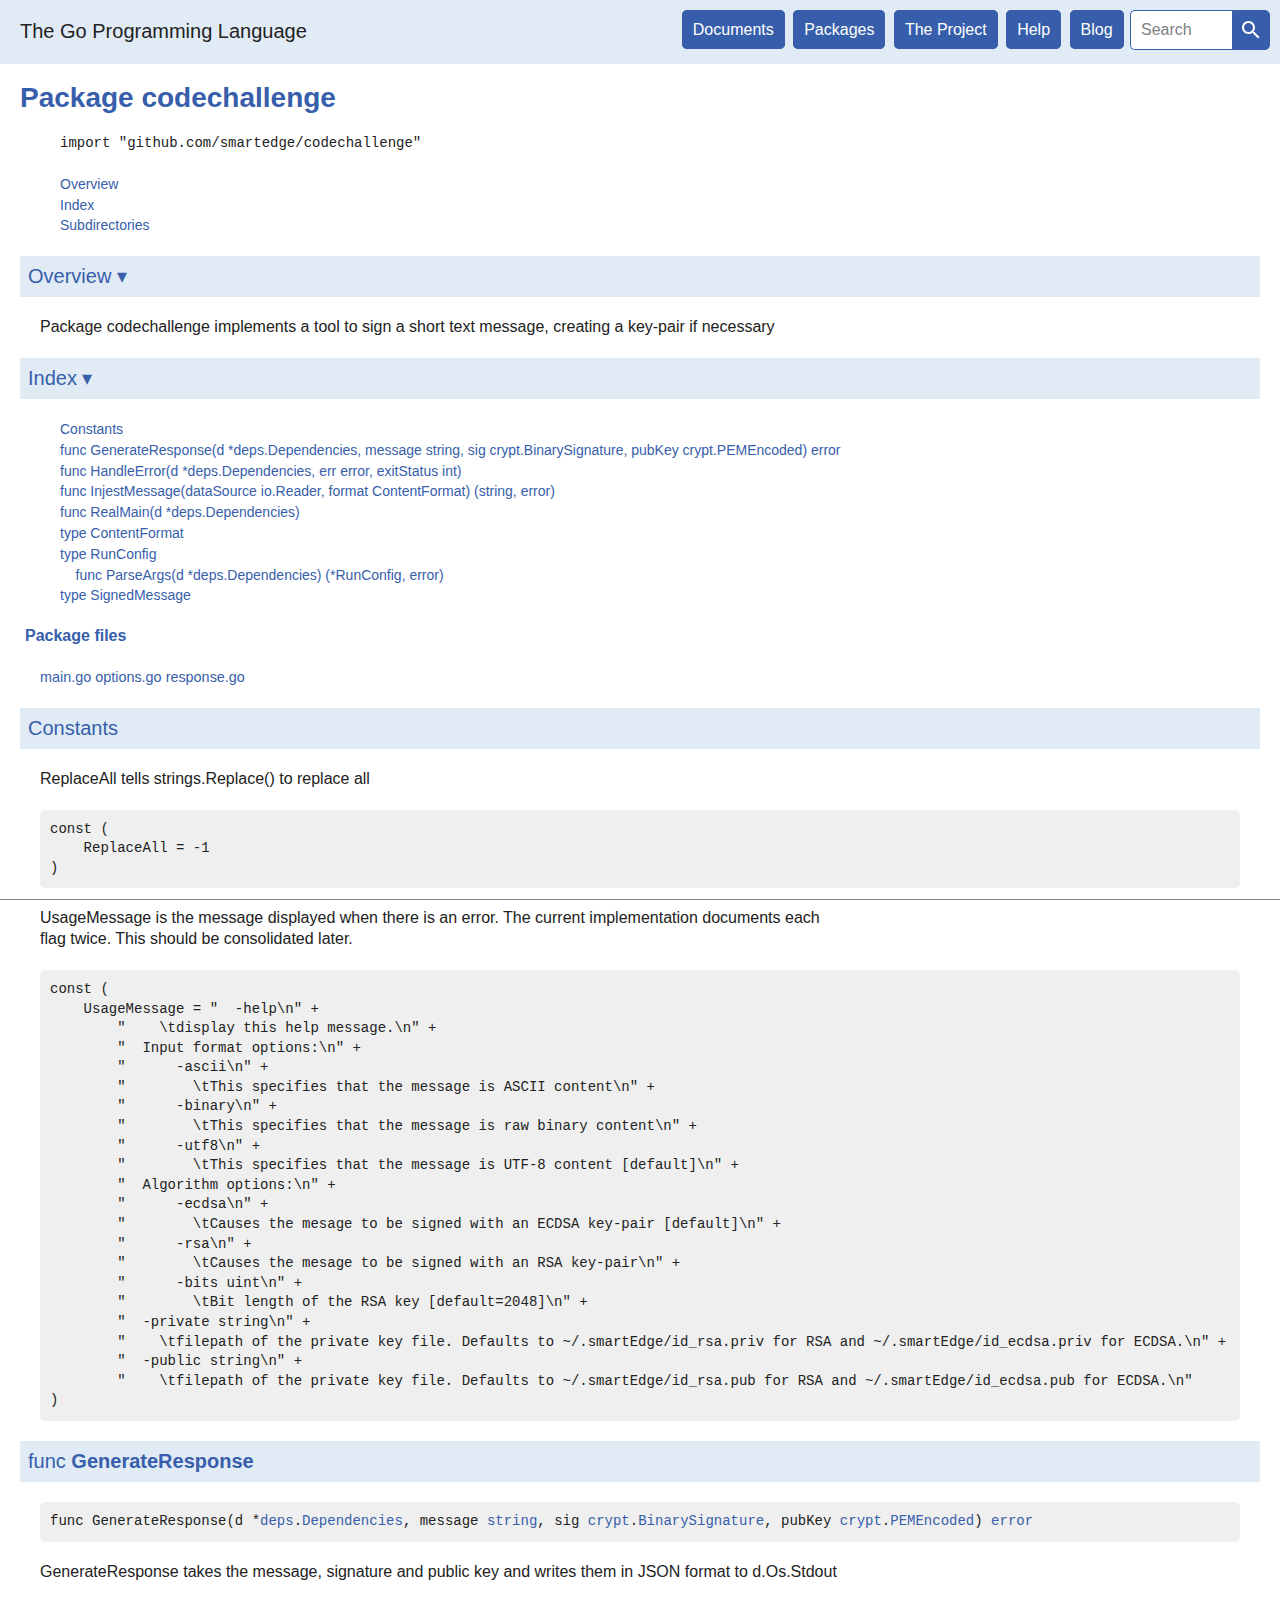
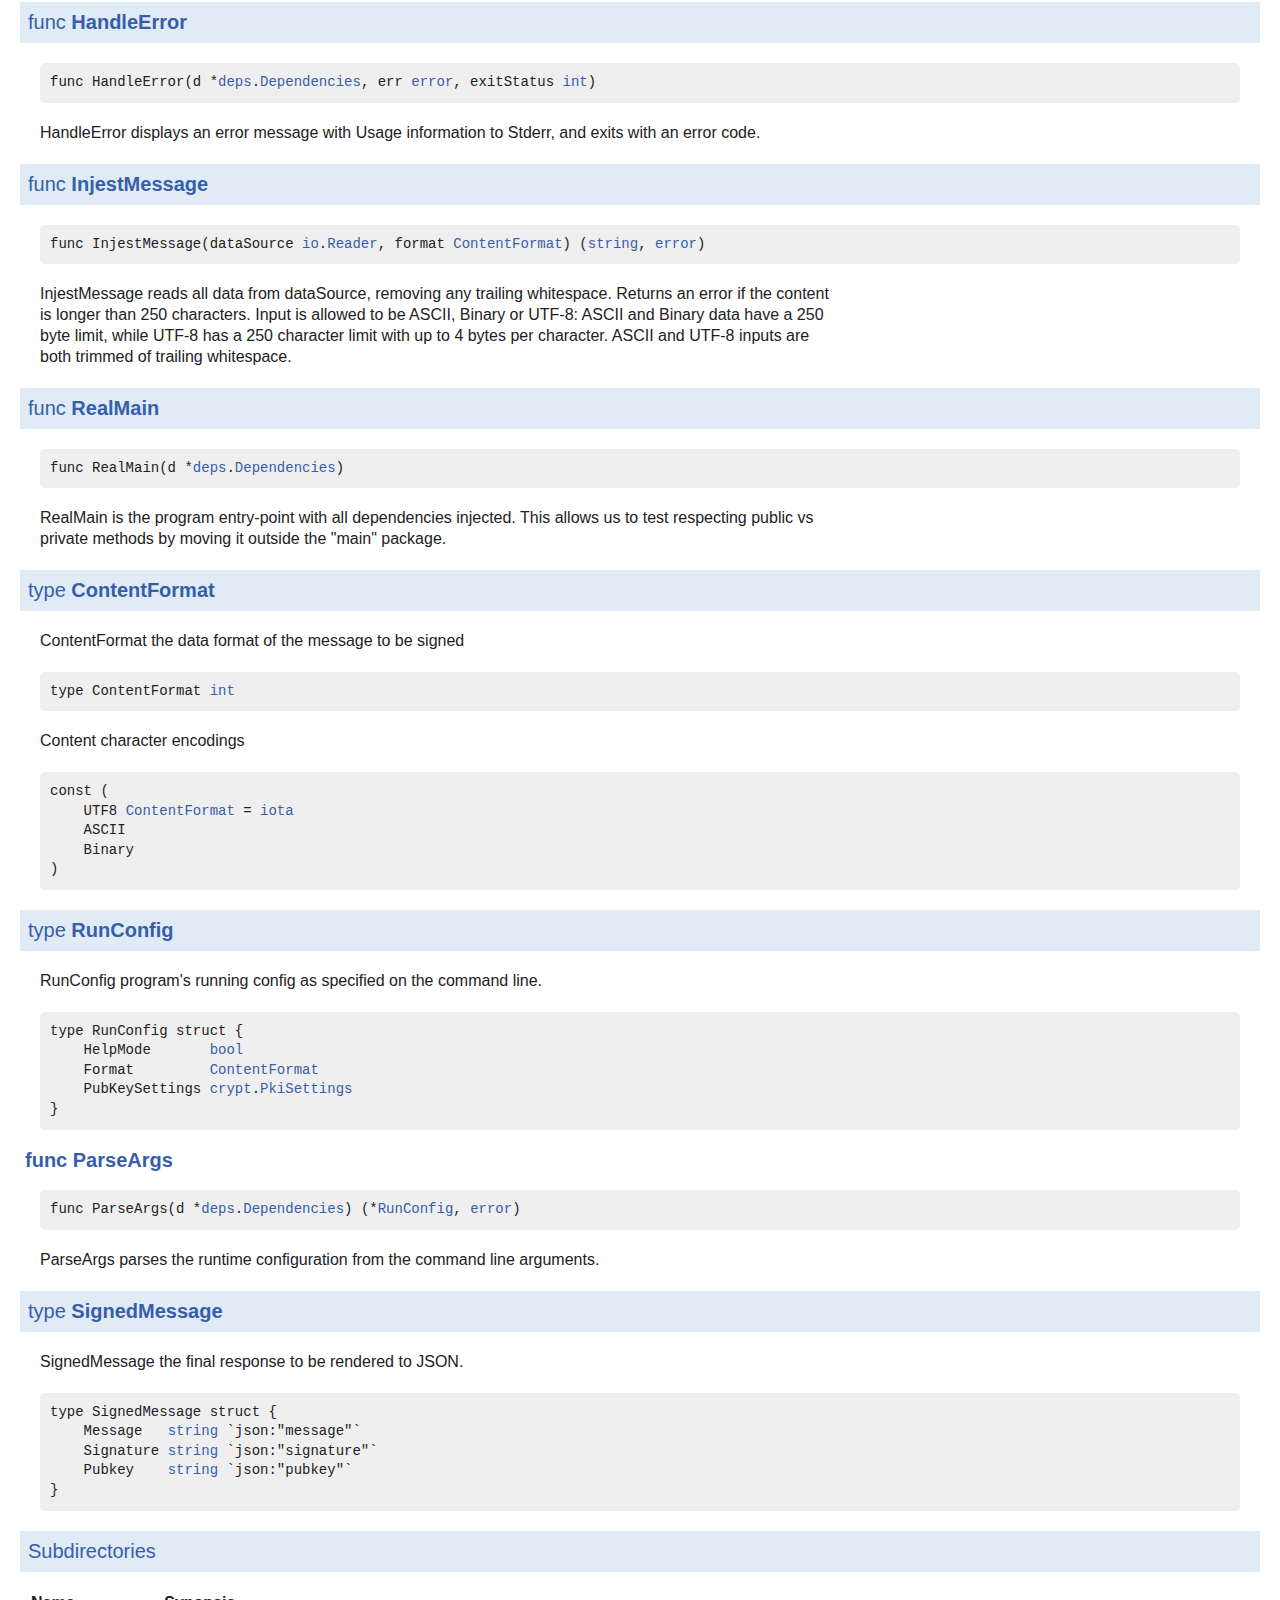
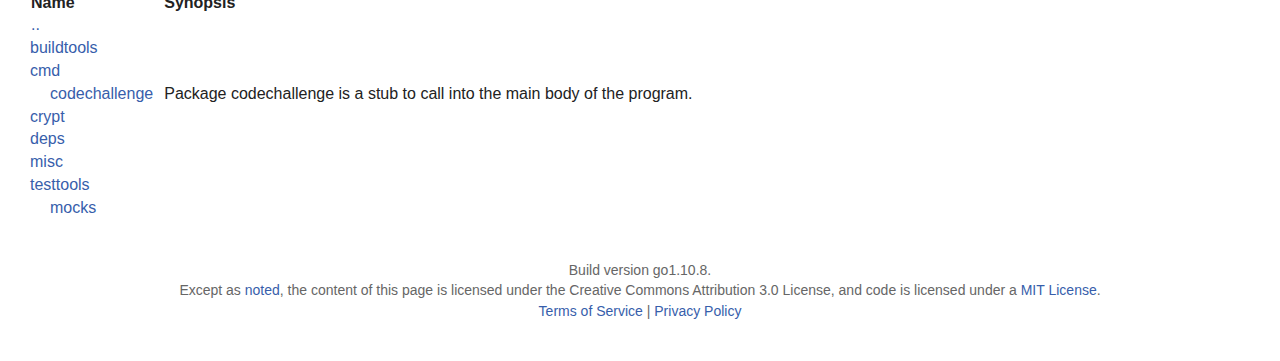
<file: godoc/pkg/github.com/smartedge/codechallenge/index.html>
<!DOCTYPE html>
<html>
<head>
<meta http-equiv="Content-Type" content="text/html; charset=utf-8">
<meta name="viewport" content="width=device-width, initial-scale=1">
<meta name="theme-color" content="#375EAB">

  <title>codechallenge - The Go Programming Language</title>

<link type="text/css" rel="stylesheet" href="../../../../lib/godoc/style.css">

<link rel="stylesheet" href="../../../../lib/godoc/jquery.treeview.css">
<script type="text/javascript">window.initFuncs = [];</script>
</head>
<body>

<div id='lowframe' style="position: fixed; bottom: 0; left: 0; height: 0; width: 100%; border-top: thin solid grey; background-color: white; overflow: auto;">
...
</div><!-- #lowframe -->

<div id="topbar" class="wide"><div class="container">
<div class="top-heading" id="heading-wide"><a href="https://golang.org/">The Go Programming Language</a></div>
<div class="top-heading" id="heading-narrow"><a href="https://golang.org/">Go</a></div>
<a href="index.html#" id="menu-button"><span id="menu-button-arrow">&#9661;</span></a>
<form method="GET" action="https://golang.org/search">
<div id="menu">
<a href="https://golang.org/doc/">Documents</a>
<a href="https://golang.org/pkg/">Packages</a>
<a href="https://golang.org/project/">The Project</a>
<a href="https://golang.org/help/">Help</a>

<a href="https://golang.org/blog/">Blog</a>


<span class="search-box"><input type="search" id="search" name="q" placeholder="Search" aria-label="Search" required><button type="submit"><span><!-- magnifying glass: --><svg width="24" height="24" viewBox="0 0 24 24"><title>submit search</title><path d="M15.5 14h-.79l-.28-.27C15.41 12.59 16 11.11 16 9.5 16 5.91 13.09 3 9.5 3S3 5.91 3 9.5 5.91 16 9.5 16c1.61 0 3.09-.59 4.23-1.57l.27.28v.79l5 4.99L20.49 19l-4.99-5zm-6 0C7.01 14 5 11.99 5 9.5S7.01 5 9.5 5 14 7.01 14 9.5 11.99 14 9.5 14z"/><path d="M0 0h24v24H0z" fill="none"/></svg></span></button></span>
</div>
</form>

</div></div>



<div id="page" class="wide">
<div class="container">


  <h1>
    Package codechallenge
    <span class="text-muted"></span>
  </h1>







<div id="nav"></div>


<!--
	Copyright 2009 The Go Authors. All rights reserved.
	Use of this source code is governed by a BSD-style
	license that can be found in the LICENSE file.
-->
<!--
	Note: Static (i.e., not template-generated) href and id
	attributes start with "pkg-" to make it impossible for
	them to conflict with generated attributes (some of which
	correspond to Go identifiers).
-->

	<script type='text/javascript'>
	document.ANALYSIS_DATA = null;
	document.CALLGRAPH = null;
	</script>

	
		
		<div id="short-nav">
			<dl>
			<dd><code>import "github.com/smartedge/codechallenge"</code></dd>
			</dl>
			<dl>
			<dd><a href="index.html#pkg-overview" class="overviewLink">Overview</a></dd>
			<dd><a href="index.html#pkg-index" class="indexLink">Index</a></dd>
			
			
				<dd><a href="index.html#pkg-subdirectories">Subdirectories</a></dd>
			
			</dl>
		</div>
		<!-- The package's Name is printed as title by the top-level template -->
		<div id="pkg-overview" class="toggleVisible">
			<div class="collapsed">
				<h2 class="toggleButton" title="Click to show Overview section">Overview ▹</h2>
			</div>
			<div class="expanded">
				<h2 class="toggleButton" title="Click to hide Overview section">Overview ▾</h2>
				<p>
Package codechallenge implements a tool to sign a short text message,
creating a key-pair if necessary
</p>

			</div>
		</div>
		

		<div id="pkg-index" class="toggleVisible">
		<div class="collapsed">
			<h2 class="toggleButton" title="Click to show Index section">Index ▹</h2>
		</div>
		<div class="expanded">
			<h2 class="toggleButton" title="Click to hide Index section">Index ▾</h2>

		<!-- Table of contents for API; must be named manual-nav to turn off auto nav. -->
			<div id="manual-nav">
			<dl>
			
				<dd><a href="index.html#pkg-constants">Constants</a></dd>
			
			
			
				
				<dd><a href="index.html#GenerateResponse">func GenerateResponse(d *deps.Dependencies, message string, sig crypt.BinarySignature, pubKey crypt.PEMEncoded) error</a></dd>
			
				
				<dd><a href="index.html#HandleError">func HandleError(d *deps.Dependencies, err error, exitStatus int)</a></dd>
			
				
				<dd><a href="index.html#InjestMessage">func InjestMessage(dataSource io.Reader, format ContentFormat) (string, error)</a></dd>
			
				
				<dd><a href="index.html#RealMain">func RealMain(d *deps.Dependencies)</a></dd>
			
			
				
				<dd><a href="index.html#ContentFormat">type ContentFormat</a></dd>
				
				
			
				
				<dd><a href="index.html#RunConfig">type RunConfig</a></dd>
				
					
					<dd>&nbsp; &nbsp; <a href="index.html#ParseArgs">func ParseArgs(d *deps.Dependencies) (*RunConfig, error)</a></dd>
				
				
			
				
				<dd><a href="index.html#SignedMessage">type SignedMessage</a></dd>
				
				
			
			
			</dl>
			</div><!-- #manual-nav -->

		

		
			<h3>Package files</h3>
			<p>
			<span style="font-size:90%">
			
				<a href="https://github.com/loren-osborn/smartEdge_codeChallenge/blob/master/main.go">main.go</a>
			
				<a href="https://github.com/loren-osborn/smartEdge_codeChallenge/blob/master/options.go">options.go</a>
			
				<a href="https://github.com/loren-osborn/smartEdge_codeChallenge/blob/master/response.go">response.go</a>
			
			</span>
			</p>
		
		</div><!-- .expanded -->
		</div><!-- #pkg-index -->

		<div id="pkg-callgraph" class="toggle" style="display: none">
		<div class="collapsed">
			<h2 class="toggleButton" title="Click to show Internal Call Graph section">Internal call graph ▹</h2>
		</div> <!-- .expanded -->
		<div class="expanded">
			<h2 class="toggleButton" title="Click to hide Internal Call Graph section">Internal call graph ▾</h2>
			<p>
			  In the call graph viewer below, each node
			  is a function belonging to this package
			  and its children are the functions it
			  calls&mdash;perhaps dynamically.
			</p>
			<p>
			  The root nodes are the entry points of the
			  package: functions that may be called from
			  outside the package.
			  There may be non-exported or anonymous
			  functions among them if they are called
			  dynamically from another package.
			</p>
			<p>
			  Click a node to visit that function's source code.
			  From there you can visit its callers by
			  clicking its declaring <code>func</code>
			  token.
			</p>
			<p>
			  Functions may be omitted if they were
			  determined to be unreachable in the
			  particular programs or tests that were
			  analyzed.
			</p>
			<!-- Zero means show all package entry points. -->
			<ul style="margin-left: 0.5in" id="callgraph-0" class="treeview"></ul>
		</div>
		</div> <!-- #pkg-callgraph -->

		
			<h2 id="pkg-constants">Constants</h2>
			
				<p>
ReplaceAll tells strings.Replace() to replace all
</p>

				<pre>const (
    <span id="ReplaceAll">ReplaceAll</span> = -1
)</pre>
			
				<p>
UsageMessage is the message displayed when there is an error. The current
implementation documents each flag twice. This should be consolidated later.
</p>

				<pre>const (
    <span id="UsageMessage">UsageMessage</span> = &#34;  -help\n&#34; +
        &#34;    \tdisplay this help message.\n&#34; +
        &#34;  Input format options:\n&#34; +
        &#34;      -ascii\n&#34; +
        &#34;        \tThis specifies that the message is ASCII content\n&#34; +
        &#34;      -binary\n&#34; +
        &#34;        \tThis specifies that the message is raw binary content\n&#34; +
        &#34;      -utf8\n&#34; +
        &#34;        \tThis specifies that the message is UTF-8 content [default]\n&#34; +
        &#34;  Algorithm options:\n&#34; +
        &#34;      -ecdsa\n&#34; +
        &#34;        \tCauses the mesage to be signed with an ECDSA key-pair [default]\n&#34; +
        &#34;      -rsa\n&#34; +
        &#34;        \tCauses the mesage to be signed with an RSA key-pair\n&#34; +
        &#34;      -bits uint\n&#34; +
        &#34;        \tBit length of the RSA key [default=2048]\n&#34; +
        &#34;  -private string\n&#34; +
        &#34;    \tfilepath of the private key file. Defaults to ~/.smartEdge/id_rsa.priv for RSA and ~/.smartEdge/id_ecdsa.priv for ECDSA.\n&#34; +
        &#34;  -public string\n&#34; +
        &#34;    \tfilepath of the private key file. Defaults to ~/.smartEdge/id_rsa.pub for RSA and ~/.smartEdge/id_ecdsa.pub for ECDSA.\n&#34;
)</pre>
			
		
		
		
			
			
			<h2 id="GenerateResponse">func <a href="https://github.com/loren-osborn/smartEdge_codeChallenge/blob/master/response.go#L19">GenerateResponse</a>
				<a class="permalink" href="index.html#GenerateResponse">&#xb6;</a>
			</h2>
			<pre>func GenerateResponse(d *<a href="deps/index.html">deps</a>.<a href="deps/index.html#Dependencies">Dependencies</a>, message <a href="https://golang.org/pkg/builtin/#string">string</a>, sig <a href="crypt/index.html">crypt</a>.<a href="crypt/index.html#BinarySignature">BinarySignature</a>, pubKey <a href="crypt/index.html">crypt</a>.<a href="crypt/index.html#PEMEncoded">PEMEncoded</a>) <a href="https://golang.org/pkg/builtin/#error">error</a></pre>
			<p>
GenerateResponse takes the message, signature and public key and writes them
in JSON format to d.Os.Stdout
</p>

			
			

		
			
			
			<h2 id="HandleError">func <a href="https://github.com/loren-osborn/smartEdge_codeChallenge/blob/master/main.go#L21">HandleError</a>
				<a class="permalink" href="index.html#HandleError">&#xb6;</a>
			</h2>
			<pre>func HandleError(d *<a href="deps/index.html">deps</a>.<a href="deps/index.html#Dependencies">Dependencies</a>, err <a href="https://golang.org/pkg/builtin/#error">error</a>, exitStatus <a href="https://golang.org/pkg/builtin/#int">int</a>)</pre>
			<p>
HandleError displays an error message with Usage information to Stderr,
and exits with an error code.
</p>

			
			

		
			
			
			<h2 id="InjestMessage">func <a href="https://github.com/loren-osborn/smartEdge_codeChallenge/blob/master/main.go#L75">InjestMessage</a>
				<a class="permalink" href="index.html#InjestMessage">&#xb6;</a>
			</h2>
			<pre>func InjestMessage(dataSource <a href="https://golang.org/pkg/io/">io</a>.<a href="https://golang.org/pkg/io/#Reader">Reader</a>, format <a href="index.html#ContentFormat">ContentFormat</a>) (<a href="https://golang.org/pkg/builtin/#string">string</a>, <a href="https://golang.org/pkg/builtin/#error">error</a>)</pre>
			<p>
InjestMessage reads all data from dataSource, removing any trailing
whitespace. Returns an error if the content is longer than 250 characters.
Input is allowed to be ASCII, Binary or UTF-8: ASCII and Binary data have a
250 byte limit, while UTF-8 has a 250 character limit with up to 4 bytes per
character. ASCII and UTF-8 inputs are both trimmed of trailing whitespace.
</p>

			
			

		
			
			
			<h2 id="RealMain">func <a href="https://github.com/loren-osborn/smartEdge_codeChallenge/blob/master/main.go#L30">RealMain</a>
				<a class="permalink" href="index.html#RealMain">&#xb6;</a>
			</h2>
			<pre>func RealMain(d *<a href="deps/index.html">deps</a>.<a href="deps/index.html#Dependencies">Dependencies</a>)</pre>
			<p>
RealMain is the program entry-point with all dependencies injected. This
allows us to test respecting public vs private methods by moving it outside
the &#34;main&#34; package.
</p>

			
			

		
		
			
			
			<h2 id="ContentFormat">type <a href="https://github.com/loren-osborn/smartEdge_codeChallenge/blob/master/options.go#L41">ContentFormat</a>
				<a class="permalink" href="index.html#ContentFormat">&#xb6;</a>
			</h2>
			<p>
ContentFormat the data format of the message to be signed
</p>

			<pre>type ContentFormat <a href="https://golang.org/pkg/builtin/#int">int</a></pre>

			
				<p>
Content character encodings
</p>

				<pre>const (
    <span id="UTF8">UTF8</span> <a href="index.html#ContentFormat">ContentFormat</a> = <a href="https://golang.org/pkg/builtin/#iota">iota</a>
    <span id="ASCII">ASCII</span>
    <span id="Binary">Binary</span>
)</pre>
			

			

			
			
			

			

			
		
			
			
			<h2 id="RunConfig">type <a href="https://github.com/loren-osborn/smartEdge_codeChallenge/blob/master/options.go#L56">RunConfig</a>
				<a class="permalink" href="index.html#RunConfig">&#xb6;</a>
			</h2>
			<p>
RunConfig program&#39;s running config as specified on the command line.
</p>

			<pre>type RunConfig struct {
<span id="RunConfig.HelpMode"></span>    HelpMode       <a href="https://golang.org/pkg/builtin/#bool">bool</a>
<span id="RunConfig.Format"></span>    Format         <a href="index.html#ContentFormat">ContentFormat</a>
<span id="RunConfig.PubKeySettings"></span>    PubKeySettings <a href="crypt/index.html">crypt</a>.<a href="crypt/index.html#PkiSettings">PkiSettings</a>
}</pre>

			

			

			
			
			

			
				
				<h3 id="ParseArgs">func <a href="https://github.com/loren-osborn/smartEdge_codeChallenge/blob/master/options.go#L63">ParseArgs</a>
					<a class="permalink" href="index.html#ParseArgs">&#xb6;</a>
				</h3>
				<pre>func ParseArgs(d *<a href="deps/index.html">deps</a>.<a href="deps/index.html#Dependencies">Dependencies</a>) (*<a href="index.html#RunConfig">RunConfig</a>, <a href="https://golang.org/pkg/builtin/#error">error</a>)</pre>
				<p>
ParseArgs parses the runtime configuration from the command line arguments.
</p>

				
				
			

			
		
			
			
			<h2 id="SignedMessage">type <a href="https://github.com/loren-osborn/smartEdge_codeChallenge/blob/master/response.go#L11">SignedMessage</a>
				<a class="permalink" href="index.html#SignedMessage">&#xb6;</a>
			</h2>
			<p>
SignedMessage the final response to be rendered to JSON.
</p>

			<pre>type SignedMessage struct {
<span id="SignedMessage.Message"></span>    Message   <a href="https://golang.org/pkg/builtin/#string">string</a> `json:&#34;message&#34;`
<span id="SignedMessage.Signature"></span>    Signature <a href="https://golang.org/pkg/builtin/#string">string</a> `json:&#34;signature&#34;`
<span id="SignedMessage.Pubkey"></span>    Pubkey    <a href="https://golang.org/pkg/builtin/#string">string</a> `json:&#34;pubkey&#34;`
}</pre>

			

			

			
			
			

			

			
		
	

	





	
	
		<h2 id="pkg-subdirectories">Subdirectories</h2>
	
	


	<div class="pkg-dir">
		<table>
			<tr>
				<th class="pkg-name">Name</th>
				<th class="pkg-synopsis">Synopsis</th>
			</tr>

			
			<tr>
				<td colspan="2"><a href="https://golang.org/pkg/github.com/smartedge/">..</a></td>
			</tr>
			

			
				
					<tr>
						<td class="pkg-name" style="padding-left: 0px;">
							<a href="buildtools/index.html">buildtools</a>
						</td>
						<td class="pkg-synopsis">
							
						</td>
					</tr>
				
			
				
					<tr>
						<td class="pkg-name" style="padding-left: 0px;">
							<a href="cmd/index.html">cmd</a>
						</td>
						<td class="pkg-synopsis">
							
						</td>
					</tr>
				
			
				
					<tr>
						<td class="pkg-name" style="padding-left: 20px;">
							<a href="cmd/codechallenge/index.html">codechallenge</a>
						</td>
						<td class="pkg-synopsis">
							Package codechallenge is a stub to call into the main body of the program.
						</td>
					</tr>
				
			
				
					<tr>
						<td class="pkg-name" style="padding-left: 0px;">
							<a href="crypt/index.html">crypt</a>
						</td>
						<td class="pkg-synopsis">
							
						</td>
					</tr>
				
			
				
					<tr>
						<td class="pkg-name" style="padding-left: 0px;">
							<a href="deps/index.html">deps</a>
						</td>
						<td class="pkg-synopsis">
							
						</td>
					</tr>
				
			
				
					<tr>
						<td class="pkg-name" style="padding-left: 0px;">
							<a href="misc/index.html">misc</a>
						</td>
						<td class="pkg-synopsis">
							
						</td>
					</tr>
				
			
				
					<tr>
						<td class="pkg-name" style="padding-left: 0px;">
							<a href="testtools/index.html">testtools</a>
						</td>
						<td class="pkg-synopsis">
							
						</td>
					</tr>
				
			
				
					<tr>
						<td class="pkg-name" style="padding-left: 20px;">
							<a href="testtools/mocks/index.html">mocks</a>
						</td>
						<td class="pkg-synopsis">
							
						</td>
					</tr>
				
			
		</table>
	</div>


	



<div id="footer">
Build version go1.10.8.<br>
Except as <a href="https://developers.google.com/site-policies#restrictions">noted</a>,
the content of this page is licensed under the
Creative Commons Attribution 3.0 License,
and code is licensed under a <a href="https://github.com/loren-osborn/smartEdge_codeChallenge/blob/master/LICENSE">MIT License</a>.<br>
<a href="https://golang.org/doc/tos.html">Terms of Service</a> |
<a href="http://www.google.com/intl/en/policies/privacy/">Privacy Policy</a>
</div>

</div><!-- .container -->
</div><!-- #page -->

<!-- TODO(adonovan): load these from <head> using "defer" attribute? -->
<script type="text/javascript" src="../../../../lib/godoc/jquery.js"></script>
<script type="text/javascript" src="../../../../lib/godoc/jquery.treeview.js"></script>
<script type="text/javascript" src="../../../../lib/godoc/jquery.treeview.edit.js"></script>


<script>var goVersion = "go1.10.8";</script>
<script type="text/javascript" src="../../../../lib/godoc/godocs.js"></script>

</body>
</html>
</file>
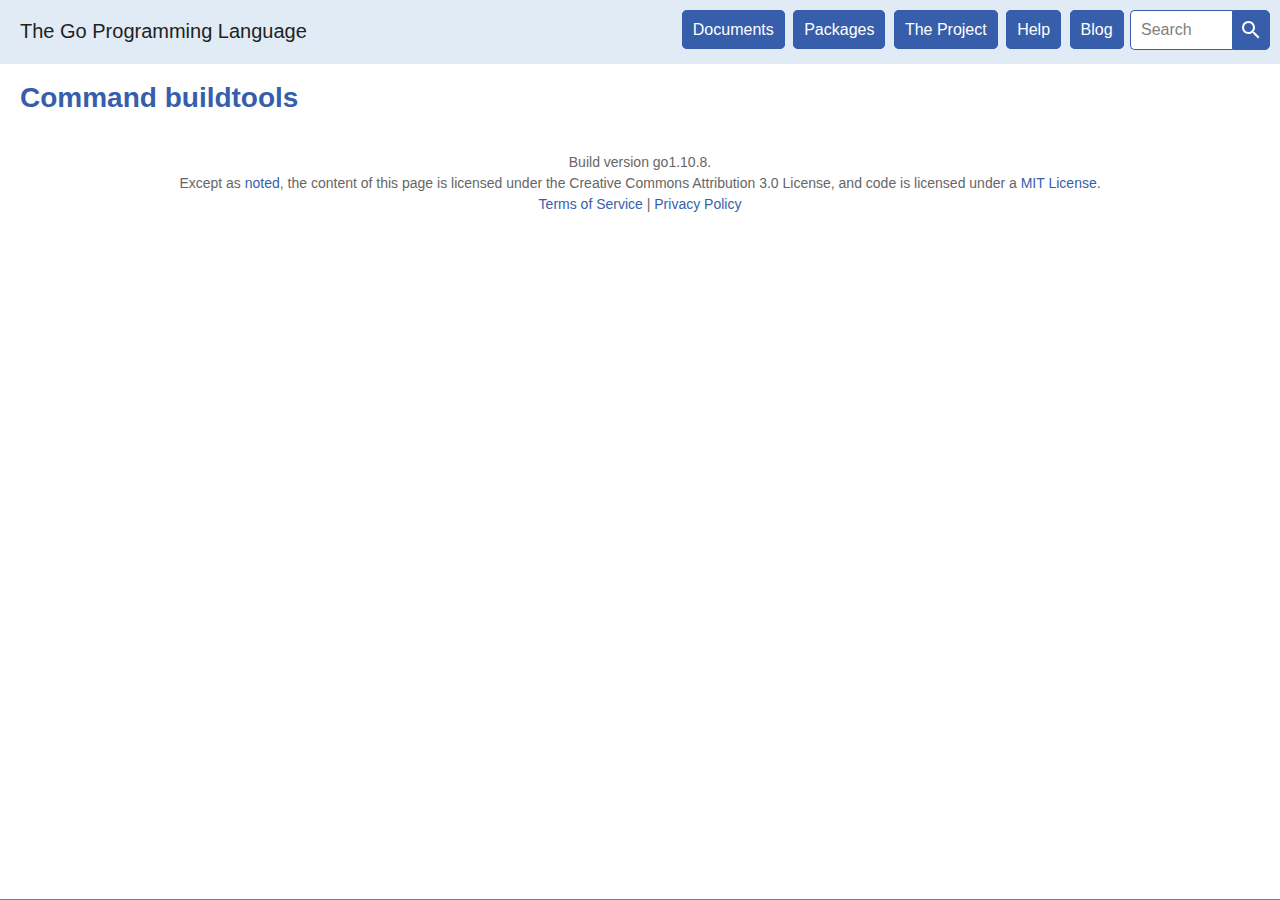
<file: godoc/pkg/github.com/smartedge/codechallenge/buildtools/index.html>
<!DOCTYPE html>
<html>
<head>
<meta http-equiv="Content-Type" content="text/html; charset=utf-8">
<meta name="viewport" content="width=device-width, initial-scale=1">
<meta name="theme-color" content="#375EAB">

  <title>buildtools - The Go Programming Language</title>

<link type="text/css" rel="stylesheet" href="../../../../../lib/godoc/style.css">

<link rel="stylesheet" href="../../../../../lib/godoc/jquery.treeview.css">
<script type="text/javascript">window.initFuncs = [];</script>
</head>
<body>

<div id='lowframe' style="position: fixed; bottom: 0; left: 0; height: 0; width: 100%; border-top: thin solid grey; background-color: white; overflow: auto;">
...
</div><!-- #lowframe -->

<div id="topbar" class="wide"><div class="container">
<div class="top-heading" id="heading-wide"><a href="https://golang.org/">The Go Programming Language</a></div>
<div class="top-heading" id="heading-narrow"><a href="https://golang.org/">Go</a></div>
<a href="index.html#" id="menu-button"><span id="menu-button-arrow">&#9661;</span></a>
<form method="GET" action="https://golang.org/search">
<div id="menu">
<a href="https://golang.org/doc/">Documents</a>
<a href="https://golang.org/pkg/">Packages</a>
<a href="https://golang.org/project/">The Project</a>
<a href="https://golang.org/help/">Help</a>

<a href="https://golang.org/blog/">Blog</a>


<span class="search-box"><input type="search" id="search" name="q" placeholder="Search" aria-label="Search" required><button type="submit"><span><!-- magnifying glass: --><svg width="24" height="24" viewBox="0 0 24 24"><title>submit search</title><path d="M15.5 14h-.79l-.28-.27C15.41 12.59 16 11.11 16 9.5 16 5.91 13.09 3 9.5 3S3 5.91 3 9.5 5.91 16 9.5 16c1.61 0 3.09-.59 4.23-1.57l.27.28v.79l5 4.99L20.49 19l-4.99-5zm-6 0C7.01 14 5 11.99 5 9.5S7.01 5 9.5 5 14 7.01 14 9.5 11.99 14 9.5 14z"/><path d="M0 0h24v24H0z" fill="none"/></svg></span></button></span>
</div>
</form>

</div></div>



<div id="page" class="wide">
<div class="container">


  <h1>
    Command buildtools
    <span class="text-muted"></span>
  </h1>







<div id="nav"></div>


<!--
	Copyright 2009 The Go Authors. All rights reserved.
	Use of this source code is governed by a BSD-style
	license that can be found in the LICENSE file.
-->
<!--
	Note: Static (i.e., not template-generated) href and id
	attributes start with "pkg-" to make it impossible for
	them to conflict with generated attributes (some of which
	correspond to Go identifiers).
-->

	<script type='text/javascript'>
	document.ANALYSIS_DATA = null;
	document.CALLGRAPH = null;
	</script>

	
		
		
	

	







<div id="footer">
Build version go1.10.8.<br>
Except as <a href="https://developers.google.com/site-policies#restrictions">noted</a>,
the content of this page is licensed under the
Creative Commons Attribution 3.0 License,
and code is licensed under a <a href="https://github.com/loren-osborn/smartEdge_codeChallenge/blob/master/LICENSE">MIT License</a>.<br>
<a href="https://golang.org/doc/tos.html">Terms of Service</a> |
<a href="http://www.google.com/intl/en/policies/privacy/">Privacy Policy</a>
</div>

</div><!-- .container -->
</div><!-- #page -->

<!-- TODO(adonovan): load these from <head> using "defer" attribute? -->
<script type="text/javascript" src="../../../../../lib/godoc/jquery.js"></script>
<script type="text/javascript" src="../../../../../lib/godoc/jquery.treeview.js"></script>
<script type="text/javascript" src="../../../../../lib/godoc/jquery.treeview.edit.js"></script>


<script>var goVersion = "go1.10.8";</script>
<script type="text/javascript" src="../../../../../lib/godoc/godocs.js"></script>

</body>
</html>
</file>
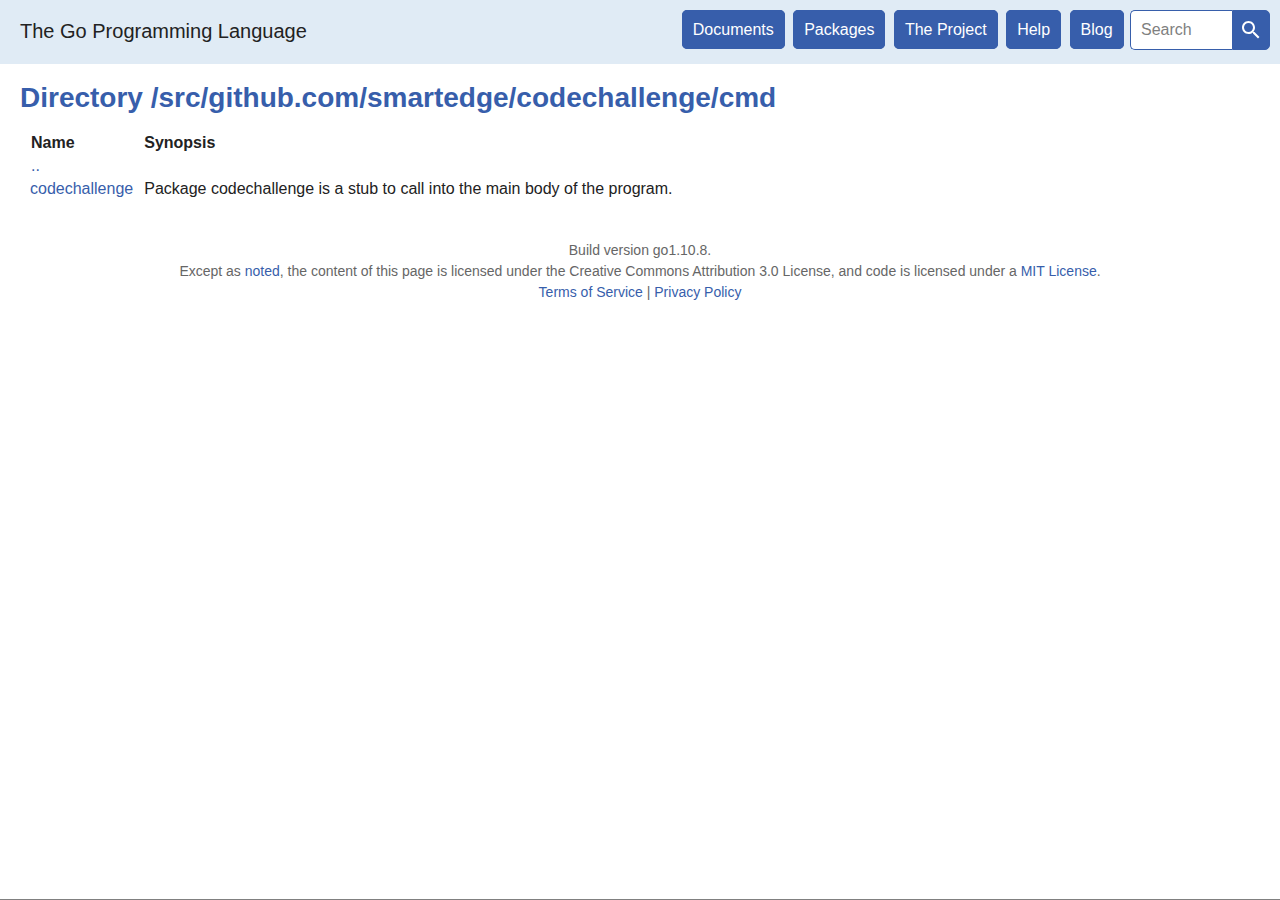
<file: godoc/pkg/github.com/smartedge/codechallenge/cmd/index.html>
<!DOCTYPE html>
<html>
<head>
<meta http-equiv="Content-Type" content="text/html; charset=utf-8">
<meta name="viewport" content="width=device-width, initial-scale=1">
<meta name="theme-color" content="#375EAB">

  <title>/src/github.com/smartedge/codechallenge/cmd - The Go Programming Language</title>

<link type="text/css" rel="stylesheet" href="../../../../../lib/godoc/style.css">

<link rel="stylesheet" href="../../../../../lib/godoc/jquery.treeview.css">
<script type="text/javascript">window.initFuncs = [];</script>
</head>
<body>

<div id='lowframe' style="position: fixed; bottom: 0; left: 0; height: 0; width: 100%; border-top: thin solid grey; background-color: white; overflow: auto;">
...
</div><!-- #lowframe -->

<div id="topbar" class="wide"><div class="container">
<div class="top-heading" id="heading-wide"><a href="https://golang.org/">The Go Programming Language</a></div>
<div class="top-heading" id="heading-narrow"><a href="https://golang.org/">Go</a></div>
<a href="index.html#" id="menu-button"><span id="menu-button-arrow">&#9661;</span></a>
<form method="GET" action="https://golang.org/search">
<div id="menu">
<a href="https://golang.org/doc/">Documents</a>
<a href="https://golang.org/pkg/">Packages</a>
<a href="https://golang.org/project/">The Project</a>
<a href="https://golang.org/help/">Help</a>

<a href="https://golang.org/blog/">Blog</a>


<span class="search-box"><input type="search" id="search" name="q" placeholder="Search" aria-label="Search" required><button type="submit"><span><!-- magnifying glass: --><svg width="24" height="24" viewBox="0 0 24 24"><title>submit search</title><path d="M15.5 14h-.79l-.28-.27C15.41 12.59 16 11.11 16 9.5 16 5.91 13.09 3 9.5 3S3 5.91 3 9.5 5.91 16 9.5 16c1.61 0 3.09-.59 4.23-1.57l.27.28v.79l5 4.99L20.49 19l-4.99-5zm-6 0C7.01 14 5 11.99 5 9.5S7.01 5 9.5 5 14 7.01 14 9.5 11.99 14 9.5 14z"/><path d="M0 0h24v24H0z" fill="none"/></svg></span></button></span>
</div>
</form>

</div></div>



<div id="page" class="wide">
<div class="container">


  <h1>
    Directory /src/github.com/smartedge/codechallenge/cmd
    <span class="text-muted"></span>
  </h1>







<div id="nav"></div>


<!--
	Copyright 2009 The Go Authors. All rights reserved.
	Use of this source code is governed by a BSD-style
	license that can be found in the LICENSE file.
-->
<!--
	Note: Static (i.e., not template-generated) href and id
	attributes start with "pkg-" to make it impossible for
	them to conflict with generated attributes (some of which
	correspond to Go identifiers).
-->





	
	
	


	<div class="pkg-dir">
		<table>
			<tr>
				<th class="pkg-name">Name</th>
				<th class="pkg-synopsis">Synopsis</th>
			</tr>

			
			<tr>
				<td colspan="2"><a href="../index.html">..</a></td>
			</tr>
			

			
				
					<tr>
						<td class="pkg-name" style="padding-left: 0px;">
							<a href="codechallenge/index.html">codechallenge</a>
						</td>
						<td class="pkg-synopsis">
							Package codechallenge is a stub to call into the main body of the program.
						</td>
					</tr>
				
			
		</table>
	</div>


	



<div id="footer">
Build version go1.10.8.<br>
Except as <a href="https://developers.google.com/site-policies#restrictions">noted</a>,
the content of this page is licensed under the
Creative Commons Attribution 3.0 License,
and code is licensed under a <a href="https://github.com/loren-osborn/smartEdge_codeChallenge/blob/master/LICENSE">MIT License</a>.<br>
<a href="https://golang.org/doc/tos.html">Terms of Service</a> |
<a href="http://www.google.com/intl/en/policies/privacy/">Privacy Policy</a>
</div>

</div><!-- .container -->
</div><!-- #page -->

<!-- TODO(adonovan): load these from <head> using "defer" attribute? -->
<script type="text/javascript" src="../../../../../lib/godoc/jquery.js"></script>
<script type="text/javascript" src="../../../../../lib/godoc/jquery.treeview.js"></script>
<script type="text/javascript" src="../../../../../lib/godoc/jquery.treeview.edit.js"></script>


<script>var goVersion = "go1.10.8";</script>
<script type="text/javascript" src="../../../../../lib/godoc/godocs.js"></script>

</body>
</html>
</file>
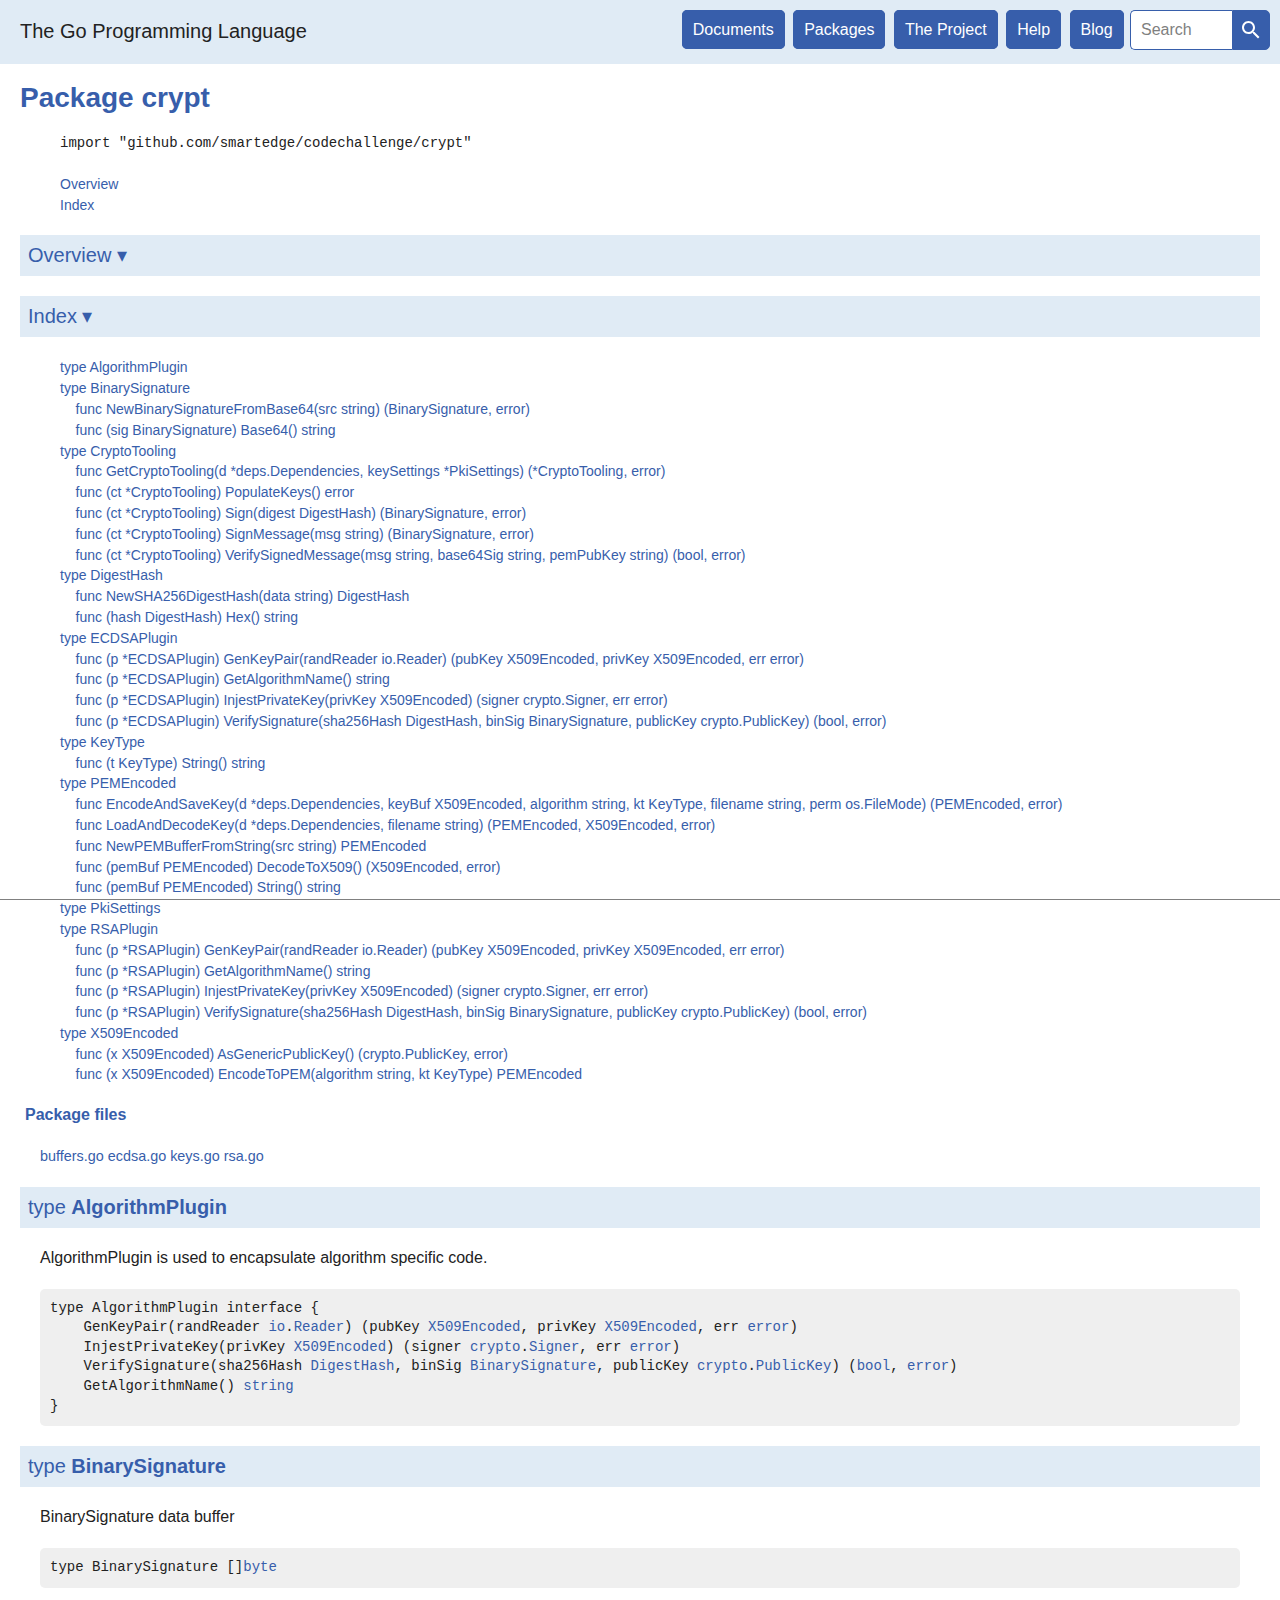
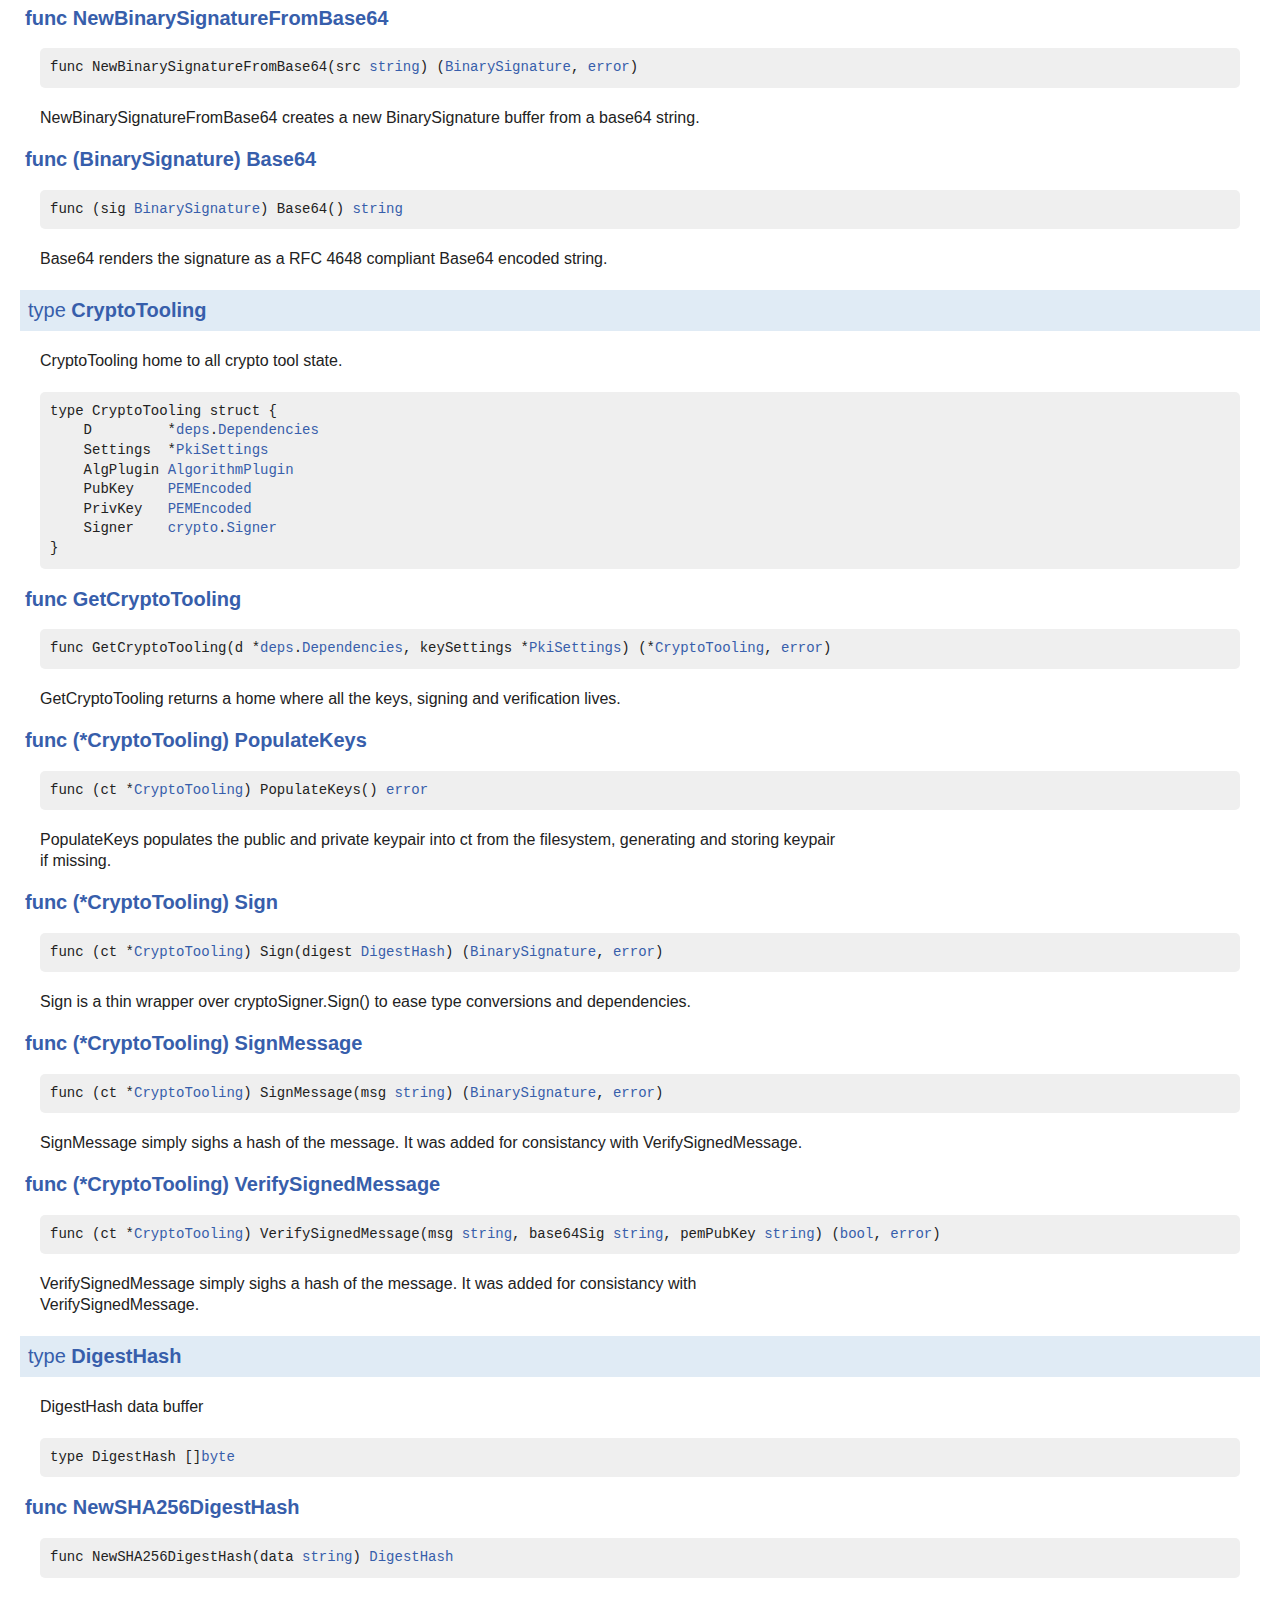
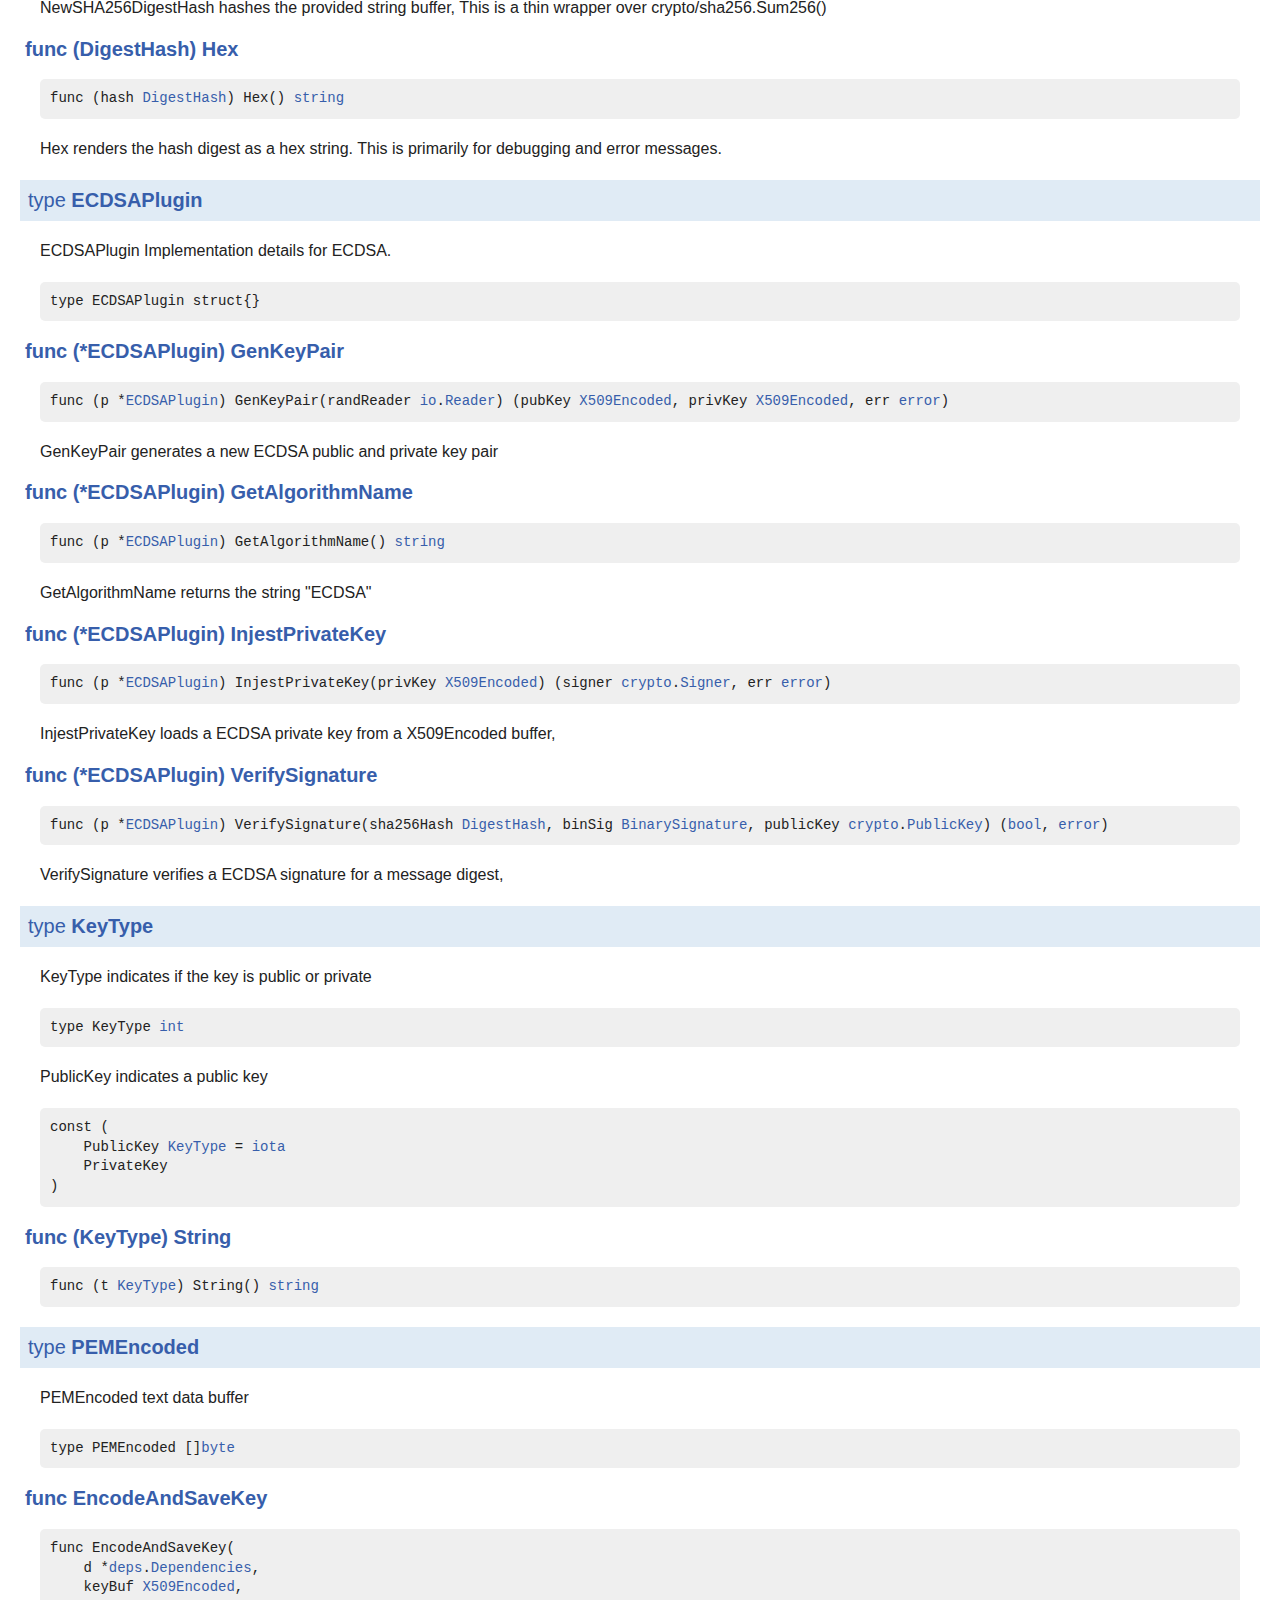
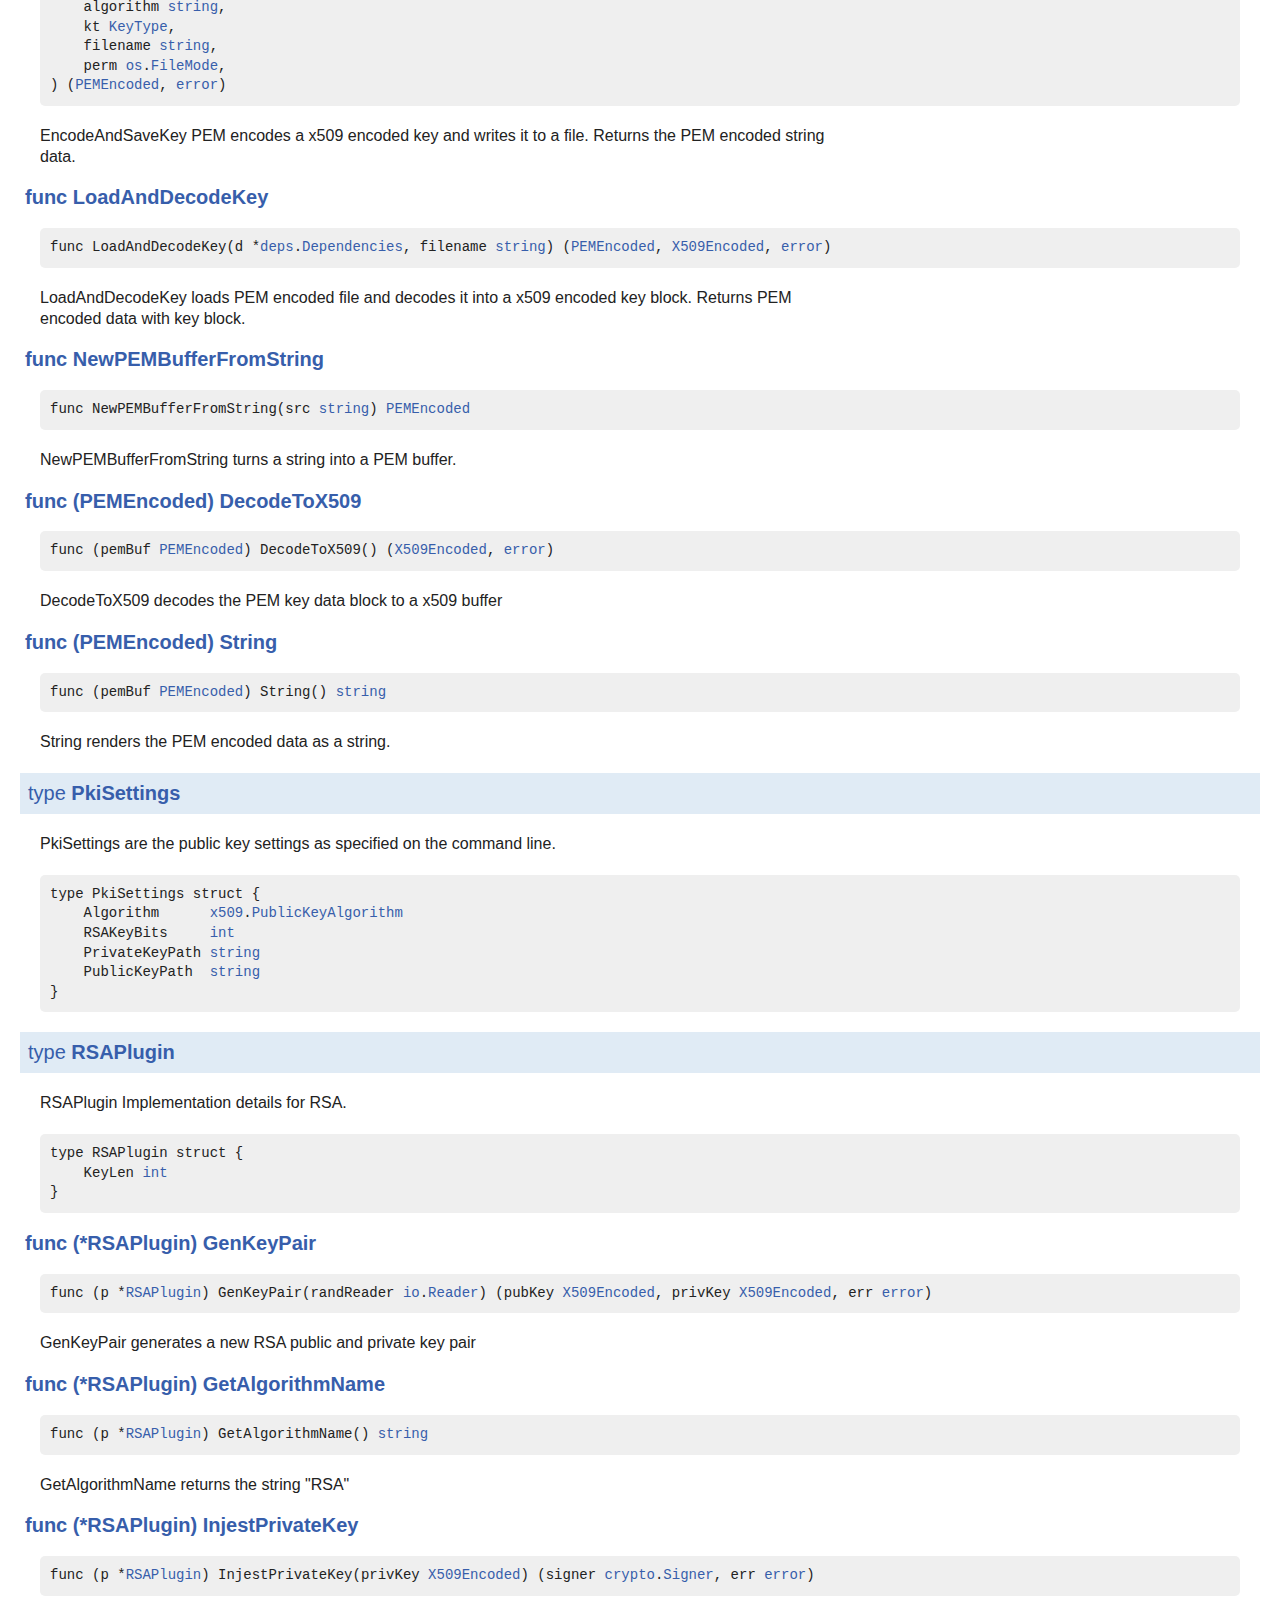
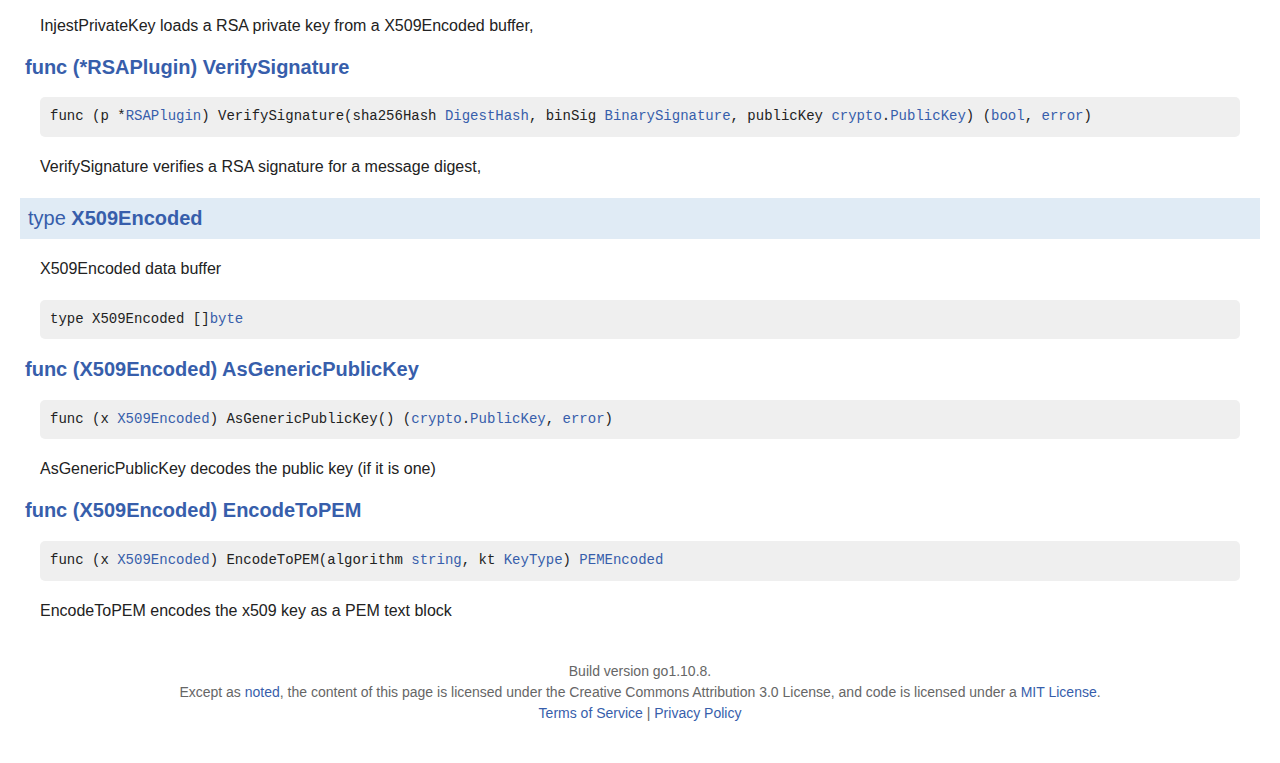
<file: godoc/pkg/github.com/smartedge/codechallenge/crypt/index.html>
<!DOCTYPE html>
<html>
<head>
<meta http-equiv="Content-Type" content="text/html; charset=utf-8">
<meta name="viewport" content="width=device-width, initial-scale=1">
<meta name="theme-color" content="#375EAB">

  <title>crypt - The Go Programming Language</title>

<link type="text/css" rel="stylesheet" href="../../../../../lib/godoc/style.css">

<link rel="stylesheet" href="../../../../../lib/godoc/jquery.treeview.css">
<script type="text/javascript">window.initFuncs = [];</script>
</head>
<body>

<div id='lowframe' style="position: fixed; bottom: 0; left: 0; height: 0; width: 100%; border-top: thin solid grey; background-color: white; overflow: auto;">
...
</div><!-- #lowframe -->

<div id="topbar" class="wide"><div class="container">
<div class="top-heading" id="heading-wide"><a href="https://golang.org/">The Go Programming Language</a></div>
<div class="top-heading" id="heading-narrow"><a href="https://golang.org/">Go</a></div>
<a href="index.html#" id="menu-button"><span id="menu-button-arrow">&#9661;</span></a>
<form method="GET" action="https://golang.org/search">
<div id="menu">
<a href="https://golang.org/doc/">Documents</a>
<a href="https://golang.org/pkg/">Packages</a>
<a href="https://golang.org/project/">The Project</a>
<a href="https://golang.org/help/">Help</a>

<a href="https://golang.org/blog/">Blog</a>


<span class="search-box"><input type="search" id="search" name="q" placeholder="Search" aria-label="Search" required><button type="submit"><span><!-- magnifying glass: --><svg width="24" height="24" viewBox="0 0 24 24"><title>submit search</title><path d="M15.5 14h-.79l-.28-.27C15.41 12.59 16 11.11 16 9.5 16 5.91 13.09 3 9.5 3S3 5.91 3 9.5 5.91 16 9.5 16c1.61 0 3.09-.59 4.23-1.57l.27.28v.79l5 4.99L20.49 19l-4.99-5zm-6 0C7.01 14 5 11.99 5 9.5S7.01 5 9.5 5 14 7.01 14 9.5 11.99 14 9.5 14z"/><path d="M0 0h24v24H0z" fill="none"/></svg></span></button></span>
</div>
</form>

</div></div>



<div id="page" class="wide">
<div class="container">


  <h1>
    Package crypt
    <span class="text-muted"></span>
  </h1>







<div id="nav"></div>


<!--
	Copyright 2009 The Go Authors. All rights reserved.
	Use of this source code is governed by a BSD-style
	license that can be found in the LICENSE file.
-->
<!--
	Note: Static (i.e., not template-generated) href and id
	attributes start with "pkg-" to make it impossible for
	them to conflict with generated attributes (some of which
	correspond to Go identifiers).
-->

	<script type='text/javascript'>
	document.ANALYSIS_DATA = null;
	document.CALLGRAPH = null;
	</script>

	
		
		<div id="short-nav">
			<dl>
			<dd><code>import "github.com/smartedge/codechallenge/crypt"</code></dd>
			</dl>
			<dl>
			<dd><a href="index.html#pkg-overview" class="overviewLink">Overview</a></dd>
			<dd><a href="index.html#pkg-index" class="indexLink">Index</a></dd>
			
			
			</dl>
		</div>
		<!-- The package's Name is printed as title by the top-level template -->
		<div id="pkg-overview" class="toggleVisible">
			<div class="collapsed">
				<h2 class="toggleButton" title="Click to show Overview section">Overview ▹</h2>
			</div>
			<div class="expanded">
				<h2 class="toggleButton" title="Click to hide Overview section">Overview ▾</h2>
				
			</div>
		</div>
		

		<div id="pkg-index" class="toggleVisible">
		<div class="collapsed">
			<h2 class="toggleButton" title="Click to show Index section">Index ▹</h2>
		</div>
		<div class="expanded">
			<h2 class="toggleButton" title="Click to hide Index section">Index ▾</h2>

		<!-- Table of contents for API; must be named manual-nav to turn off auto nav. -->
			<div id="manual-nav">
			<dl>
			
			
			
			
				
				<dd><a href="index.html#AlgorithmPlugin">type AlgorithmPlugin</a></dd>
				
				
			
				
				<dd><a href="index.html#BinarySignature">type BinarySignature</a></dd>
				
					
					<dd>&nbsp; &nbsp; <a href="index.html#NewBinarySignatureFromBase64">func NewBinarySignatureFromBase64(src string) (BinarySignature, error)</a></dd>
				
				
					
					<dd>&nbsp; &nbsp; <a href="index.html#BinarySignature.Base64">func (sig BinarySignature) Base64() string</a></dd>
				
			
				
				<dd><a href="index.html#CryptoTooling">type CryptoTooling</a></dd>
				
					
					<dd>&nbsp; &nbsp; <a href="index.html#GetCryptoTooling">func GetCryptoTooling(d *deps.Dependencies, keySettings *PkiSettings) (*CryptoTooling, error)</a></dd>
				
				
					
					<dd>&nbsp; &nbsp; <a href="index.html#CryptoTooling.PopulateKeys">func (ct *CryptoTooling) PopulateKeys() error</a></dd>
				
					
					<dd>&nbsp; &nbsp; <a href="index.html#CryptoTooling.Sign">func (ct *CryptoTooling) Sign(digest DigestHash) (BinarySignature, error)</a></dd>
				
					
					<dd>&nbsp; &nbsp; <a href="index.html#CryptoTooling.SignMessage">func (ct *CryptoTooling) SignMessage(msg string) (BinarySignature, error)</a></dd>
				
					
					<dd>&nbsp; &nbsp; <a href="index.html#CryptoTooling.VerifySignedMessage">func (ct *CryptoTooling) VerifySignedMessage(msg string, base64Sig string, pemPubKey string) (bool, error)</a></dd>
				
			
				
				<dd><a href="index.html#DigestHash">type DigestHash</a></dd>
				
					
					<dd>&nbsp; &nbsp; <a href="index.html#NewSHA256DigestHash">func NewSHA256DigestHash(data string) DigestHash</a></dd>
				
				
					
					<dd>&nbsp; &nbsp; <a href="index.html#DigestHash.Hex">func (hash DigestHash) Hex() string</a></dd>
				
			
				
				<dd><a href="index.html#ECDSAPlugin">type ECDSAPlugin</a></dd>
				
				
					
					<dd>&nbsp; &nbsp; <a href="index.html#ECDSAPlugin.GenKeyPair">func (p *ECDSAPlugin) GenKeyPair(randReader io.Reader) (pubKey X509Encoded, privKey X509Encoded, err error)</a></dd>
				
					
					<dd>&nbsp; &nbsp; <a href="index.html#ECDSAPlugin.GetAlgorithmName">func (p *ECDSAPlugin) GetAlgorithmName() string</a></dd>
				
					
					<dd>&nbsp; &nbsp; <a href="index.html#ECDSAPlugin.InjestPrivateKey">func (p *ECDSAPlugin) InjestPrivateKey(privKey X509Encoded) (signer crypto.Signer, err error)</a></dd>
				
					
					<dd>&nbsp; &nbsp; <a href="index.html#ECDSAPlugin.VerifySignature">func (p *ECDSAPlugin) VerifySignature(sha256Hash DigestHash, binSig BinarySignature, publicKey crypto.PublicKey) (bool, error)</a></dd>
				
			
				
				<dd><a href="index.html#KeyType">type KeyType</a></dd>
				
				
					
					<dd>&nbsp; &nbsp; <a href="index.html#KeyType.String">func (t KeyType) String() string</a></dd>
				
			
				
				<dd><a href="index.html#PEMEncoded">type PEMEncoded</a></dd>
				
					
					<dd>&nbsp; &nbsp; <a href="index.html#EncodeAndSaveKey">func EncodeAndSaveKey(d *deps.Dependencies, keyBuf X509Encoded, algorithm string, kt KeyType, filename string, perm os.FileMode) (PEMEncoded, error)</a></dd>
				
					
					<dd>&nbsp; &nbsp; <a href="index.html#LoadAndDecodeKey">func LoadAndDecodeKey(d *deps.Dependencies, filename string) (PEMEncoded, X509Encoded, error)</a></dd>
				
					
					<dd>&nbsp; &nbsp; <a href="index.html#NewPEMBufferFromString">func NewPEMBufferFromString(src string) PEMEncoded</a></dd>
				
				
					
					<dd>&nbsp; &nbsp; <a href="index.html#PEMEncoded.DecodeToX509">func (pemBuf PEMEncoded) DecodeToX509() (X509Encoded, error)</a></dd>
				
					
					<dd>&nbsp; &nbsp; <a href="index.html#PEMEncoded.String">func (pemBuf PEMEncoded) String() string</a></dd>
				
			
				
				<dd><a href="index.html#PkiSettings">type PkiSettings</a></dd>
				
				
			
				
				<dd><a href="index.html#RSAPlugin">type RSAPlugin</a></dd>
				
				
					
					<dd>&nbsp; &nbsp; <a href="index.html#RSAPlugin.GenKeyPair">func (p *RSAPlugin) GenKeyPair(randReader io.Reader) (pubKey X509Encoded, privKey X509Encoded, err error)</a></dd>
				
					
					<dd>&nbsp; &nbsp; <a href="index.html#RSAPlugin.GetAlgorithmName">func (p *RSAPlugin) GetAlgorithmName() string</a></dd>
				
					
					<dd>&nbsp; &nbsp; <a href="index.html#RSAPlugin.InjestPrivateKey">func (p *RSAPlugin) InjestPrivateKey(privKey X509Encoded) (signer crypto.Signer, err error)</a></dd>
				
					
					<dd>&nbsp; &nbsp; <a href="index.html#RSAPlugin.VerifySignature">func (p *RSAPlugin) VerifySignature(sha256Hash DigestHash, binSig BinarySignature, publicKey crypto.PublicKey) (bool, error)</a></dd>
				
			
				
				<dd><a href="index.html#X509Encoded">type X509Encoded</a></dd>
				
				
					
					<dd>&nbsp; &nbsp; <a href="index.html#X509Encoded.AsGenericPublicKey">func (x X509Encoded) AsGenericPublicKey() (crypto.PublicKey, error)</a></dd>
				
					
					<dd>&nbsp; &nbsp; <a href="index.html#X509Encoded.EncodeToPEM">func (x X509Encoded) EncodeToPEM(algorithm string, kt KeyType) PEMEncoded</a></dd>
				
			
			
			</dl>
			</div><!-- #manual-nav -->

		

		
			<h3>Package files</h3>
			<p>
			<span style="font-size:90%">
			
				<a href="https://github.com/loren-osborn/smartEdge_codeChallenge/blob/master/crypt/buffers.go">buffers.go</a>
			
				<a href="https://github.com/loren-osborn/smartEdge_codeChallenge/blob/master/crypt/ecdsa.go">ecdsa.go</a>
			
				<a href="https://github.com/loren-osborn/smartEdge_codeChallenge/blob/master/crypt/keys.go">keys.go</a>
			
				<a href="https://github.com/loren-osborn/smartEdge_codeChallenge/blob/master/crypt/rsa.go">rsa.go</a>
			
			</span>
			</p>
		
		</div><!-- .expanded -->
		</div><!-- #pkg-index -->

		<div id="pkg-callgraph" class="toggle" style="display: none">
		<div class="collapsed">
			<h2 class="toggleButton" title="Click to show Internal Call Graph section">Internal call graph ▹</h2>
		</div> <!-- .expanded -->
		<div class="expanded">
			<h2 class="toggleButton" title="Click to hide Internal Call Graph section">Internal call graph ▾</h2>
			<p>
			  In the call graph viewer below, each node
			  is a function belonging to this package
			  and its children are the functions it
			  calls&mdash;perhaps dynamically.
			</p>
			<p>
			  The root nodes are the entry points of the
			  package: functions that may be called from
			  outside the package.
			  There may be non-exported or anonymous
			  functions among them if they are called
			  dynamically from another package.
			</p>
			<p>
			  Click a node to visit that function's source code.
			  From there you can visit its callers by
			  clicking its declaring <code>func</code>
			  token.
			</p>
			<p>
			  Functions may be omitted if they were
			  determined to be unreachable in the
			  particular programs or tests that were
			  analyzed.
			</p>
			<!-- Zero means show all package entry points. -->
			<ul style="margin-left: 0.5in" id="callgraph-0" class="treeview"></ul>
		</div>
		</div> <!-- #pkg-callgraph -->

		
		
		
		
			
			
			<h2 id="AlgorithmPlugin">type <a href="https://github.com/loren-osborn/smartEdge_codeChallenge/blob/master/crypt/keys.go#L23">AlgorithmPlugin</a>
				<a class="permalink" href="index.html#AlgorithmPlugin">&#xb6;</a>
			</h2>
			<p>
AlgorithmPlugin is used to encapsulate algorithm specific code.
</p>

			<pre>type AlgorithmPlugin interface {
    GenKeyPair(randReader <a href="https://golang.org/pkg/io/">io</a>.<a href="https://golang.org/pkg/io/#Reader">Reader</a>) (pubKey <a href="index.html#X509Encoded">X509Encoded</a>, privKey <a href="index.html#X509Encoded">X509Encoded</a>, err <a href="https://golang.org/pkg/builtin/#error">error</a>)
    InjestPrivateKey(privKey <a href="index.html#X509Encoded">X509Encoded</a>) (signer <a href="https://golang.org/pkg/crypto/">crypto</a>.<a href="https://golang.org/pkg/crypto/#Signer">Signer</a>, err <a href="https://golang.org/pkg/builtin/#error">error</a>)
    VerifySignature(sha256Hash <a href="index.html#DigestHash">DigestHash</a>, binSig <a href="index.html#BinarySignature">BinarySignature</a>, publicKey <a href="https://golang.org/pkg/crypto/">crypto</a>.<a href="https://golang.org/pkg/crypto/#PublicKey">PublicKey</a>) (<a href="https://golang.org/pkg/builtin/#bool">bool</a>, <a href="https://golang.org/pkg/builtin/#error">error</a>)
    GetAlgorithmName() <a href="https://golang.org/pkg/builtin/#string">string</a>
}</pre>

			

			

			
			
			

			

			
		
			
			
			<h2 id="BinarySignature">type <a href="https://github.com/loren-osborn/smartEdge_codeChallenge/blob/master/crypt/buffers.go#L100">BinarySignature</a>
				<a class="permalink" href="index.html#BinarySignature">&#xb6;</a>
			</h2>
			<p>
BinarySignature data buffer
</p>

			<pre>type BinarySignature []<a href="https://golang.org/pkg/builtin/#byte">byte</a></pre>

			

			

			
			
			

			
				
				<h3 id="NewBinarySignatureFromBase64">func <a href="https://github.com/loren-osborn/smartEdge_codeChallenge/blob/master/crypt/buffers.go#L104">NewBinarySignatureFromBase64</a>
					<a class="permalink" href="index.html#NewBinarySignatureFromBase64">&#xb6;</a>
				</h3>
				<pre>func NewBinarySignatureFromBase64(src <a href="https://golang.org/pkg/builtin/#string">string</a>) (<a href="index.html#BinarySignature">BinarySignature</a>, <a href="https://golang.org/pkg/builtin/#error">error</a>)</pre>
				<p>
NewBinarySignatureFromBase64 creates a new BinarySignature buffer
from a base64 string.
</p>

				
				
			

			
				
				<h3 id="BinarySignature.Base64">func (BinarySignature) <a href="https://github.com/loren-osborn/smartEdge_codeChallenge/blob/master/crypt/buffers.go#L114">Base64</a>
					<a class="permalink" href="index.html#BinarySignature.Base64">&#xb6;</a>
				</h3>
				<pre>func (sig <a href="index.html#BinarySignature">BinarySignature</a>) Base64() <a href="https://golang.org/pkg/builtin/#string">string</a></pre>
				<p>
Base64 renders the signature as a RFC 4648 compliant Base64
encoded string.
</p>

				
				
				
			
		
			
			
			<h2 id="CryptoTooling">type <a href="https://github.com/loren-osborn/smartEdge_codeChallenge/blob/master/crypt/keys.go#L31">CryptoTooling</a>
				<a class="permalink" href="index.html#CryptoTooling">&#xb6;</a>
			</h2>
			<p>
CryptoTooling home to all crypto tool state.
</p>

			<pre>type CryptoTooling struct {
<span id="CryptoTooling.D"></span>    D         *<a href="../deps/index.html">deps</a>.<a href="../deps/index.html#Dependencies">Dependencies</a>
<span id="CryptoTooling.Settings"></span>    Settings  *<a href="index.html#PkiSettings">PkiSettings</a>
<span id="CryptoTooling.AlgPlugin"></span>    AlgPlugin <a href="index.html#AlgorithmPlugin">AlgorithmPlugin</a>
<span id="CryptoTooling.PubKey"></span>    PubKey    <a href="index.html#PEMEncoded">PEMEncoded</a>
<span id="CryptoTooling.PrivKey"></span>    PrivKey   <a href="index.html#PEMEncoded">PEMEncoded</a>
<span id="CryptoTooling.Signer"></span>    Signer    <a href="https://golang.org/pkg/crypto/">crypto</a>.<a href="https://golang.org/pkg/crypto/#Signer">Signer</a>
}</pre>

			

			

			
			
			

			
				
				<h3 id="GetCryptoTooling">func <a href="https://github.com/loren-osborn/smartEdge_codeChallenge/blob/master/crypt/keys.go#L42">GetCryptoTooling</a>
					<a class="permalink" href="index.html#GetCryptoTooling">&#xb6;</a>
				</h3>
				<pre>func GetCryptoTooling(d *<a href="../deps/index.html">deps</a>.<a href="../deps/index.html#Dependencies">Dependencies</a>, keySettings *<a href="index.html#PkiSettings">PkiSettings</a>) (*<a href="index.html#CryptoTooling">CryptoTooling</a>, <a href="https://golang.org/pkg/builtin/#error">error</a>)</pre>
				<p>
GetCryptoTooling returns a home where all the keys, signing and
verification lives.
</p>

				
				
			

			
				
				<h3 id="CryptoTooling.PopulateKeys">func (*CryptoTooling) <a href="https://github.com/loren-osborn/smartEdge_codeChallenge/blob/master/crypt/keys.go#L65">PopulateKeys</a>
					<a class="permalink" href="index.html#CryptoTooling.PopulateKeys">&#xb6;</a>
				</h3>
				<pre>func (ct *<a href="index.html#CryptoTooling">CryptoTooling</a>) PopulateKeys() <a href="https://golang.org/pkg/builtin/#error">error</a></pre>
				<p>
PopulateKeys populates the public and private keypair into ct from the
filesystem, generating and storing keypair if missing.
</p>

				
				
				
			
				
				<h3 id="CryptoTooling.Sign">func (*CryptoTooling) <a href="https://github.com/loren-osborn/smartEdge_codeChallenge/blob/master/crypt/keys.go#L124">Sign</a>
					<a class="permalink" href="index.html#CryptoTooling.Sign">&#xb6;</a>
				</h3>
				<pre>func (ct *<a href="index.html#CryptoTooling">CryptoTooling</a>) Sign(digest <a href="index.html#DigestHash">DigestHash</a>) (<a href="index.html#BinarySignature">BinarySignature</a>, <a href="https://golang.org/pkg/builtin/#error">error</a>)</pre>
				<p>
Sign is a thin wrapper over cryptoSigner.Sign() to ease
type conversions and dependencies.
</p>

				
				
				
			
				
				<h3 id="CryptoTooling.SignMessage">func (*CryptoTooling) <a href="https://github.com/loren-osborn/smartEdge_codeChallenge/blob/master/crypt/keys.go#L140">SignMessage</a>
					<a class="permalink" href="index.html#CryptoTooling.SignMessage">&#xb6;</a>
				</h3>
				<pre>func (ct *<a href="index.html#CryptoTooling">CryptoTooling</a>) SignMessage(msg <a href="https://golang.org/pkg/builtin/#string">string</a>) (<a href="index.html#BinarySignature">BinarySignature</a>, <a href="https://golang.org/pkg/builtin/#error">error</a>)</pre>
				<p>
SignMessage simply sighs a hash of the message. It was added for
consistancy with VerifySignedMessage.
</p>

				
				
				
			
				
				<h3 id="CryptoTooling.VerifySignedMessage">func (*CryptoTooling) <a href="https://github.com/loren-osborn/smartEdge_codeChallenge/blob/master/crypt/keys.go#L146">VerifySignedMessage</a>
					<a class="permalink" href="index.html#CryptoTooling.VerifySignedMessage">&#xb6;</a>
				</h3>
				<pre>func (ct *<a href="index.html#CryptoTooling">CryptoTooling</a>) VerifySignedMessage(msg <a href="https://golang.org/pkg/builtin/#string">string</a>, base64Sig <a href="https://golang.org/pkg/builtin/#string">string</a>, pemPubKey <a href="https://golang.org/pkg/builtin/#string">string</a>) (<a href="https://golang.org/pkg/builtin/#bool">bool</a>, <a href="https://golang.org/pkg/builtin/#error">error</a>)</pre>
				<p>
VerifySignedMessage simply sighs a hash of the message. It was added for
consistancy with VerifySignedMessage.
</p>

				
				
				
			
		
			
			
			<h2 id="DigestHash">type <a href="https://github.com/loren-osborn/smartEdge_codeChallenge/blob/master/crypt/buffers.go#L84">DigestHash</a>
				<a class="permalink" href="index.html#DigestHash">&#xb6;</a>
			</h2>
			<p>
DigestHash data buffer
</p>

			<pre>type DigestHash []<a href="https://golang.org/pkg/builtin/#byte">byte</a></pre>

			

			

			
			
			

			
				
				<h3 id="NewSHA256DigestHash">func <a href="https://github.com/loren-osborn/smartEdge_codeChallenge/blob/master/crypt/buffers.go#L88">NewSHA256DigestHash</a>
					<a class="permalink" href="index.html#NewSHA256DigestHash">&#xb6;</a>
				</h3>
				<pre>func NewSHA256DigestHash(data <a href="https://golang.org/pkg/builtin/#string">string</a>) <a href="index.html#DigestHash">DigestHash</a></pre>
				<p>
NewSHA256DigestHash hashes the provided string buffer, This is a thin wrapper
over crypto/sha256.Sum256()
</p>

				
				
			

			
				
				<h3 id="DigestHash.Hex">func (DigestHash) <a href="https://github.com/loren-osborn/smartEdge_codeChallenge/blob/master/crypt/buffers.go#L95">Hex</a>
					<a class="permalink" href="index.html#DigestHash.Hex">&#xb6;</a>
				</h3>
				<pre>func (hash <a href="index.html#DigestHash">DigestHash</a>) Hex() <a href="https://golang.org/pkg/builtin/#string">string</a></pre>
				<p>
Hex renders the hash digest as a hex string.
This is primarily for debugging and error messages.
</p>

				
				
				
			
		
			
			
			<h2 id="ECDSAPlugin">type <a href="https://github.com/loren-osborn/smartEdge_codeChallenge/blob/master/crypt/ecdsa.go#L14">ECDSAPlugin</a>
				<a class="permalink" href="index.html#ECDSAPlugin">&#xb6;</a>
			</h2>
			<p>
ECDSAPlugin Implementation details for ECDSA.
</p>

			<pre>type ECDSAPlugin struct{}</pre>

			

			

			
			
			

			

			
				
				<h3 id="ECDSAPlugin.GenKeyPair">func (*ECDSAPlugin) <a href="https://github.com/loren-osborn/smartEdge_codeChallenge/blob/master/crypt/ecdsa.go#L17">GenKeyPair</a>
					<a class="permalink" href="index.html#ECDSAPlugin.GenKeyPair">&#xb6;</a>
				</h3>
				<pre>func (p *<a href="index.html#ECDSAPlugin">ECDSAPlugin</a>) GenKeyPair(randReader <a href="https://golang.org/pkg/io/">io</a>.<a href="https://golang.org/pkg/io/#Reader">Reader</a>) (pubKey <a href="index.html#X509Encoded">X509Encoded</a>, privKey <a href="index.html#X509Encoded">X509Encoded</a>, err <a href="https://golang.org/pkg/builtin/#error">error</a>)</pre>
				<p>
GenKeyPair generates a new ECDSA public and private key pair
</p>

				
				
				
			
				
				<h3 id="ECDSAPlugin.GetAlgorithmName">func (*ECDSAPlugin) <a href="https://github.com/loren-osborn/smartEdge_codeChallenge/blob/master/crypt/ecdsa.go#L57">GetAlgorithmName</a>
					<a class="permalink" href="index.html#ECDSAPlugin.GetAlgorithmName">&#xb6;</a>
				</h3>
				<pre>func (p *<a href="index.html#ECDSAPlugin">ECDSAPlugin</a>) GetAlgorithmName() <a href="https://golang.org/pkg/builtin/#string">string</a></pre>
				<p>
GetAlgorithmName returns the string &#34;ECDSA&#34;
</p>

				
				
				
			
				
				<h3 id="ECDSAPlugin.InjestPrivateKey">func (*ECDSAPlugin) <a href="https://github.com/loren-osborn/smartEdge_codeChallenge/blob/master/crypt/ecdsa.go#L35">InjestPrivateKey</a>
					<a class="permalink" href="index.html#ECDSAPlugin.InjestPrivateKey">&#xb6;</a>
				</h3>
				<pre>func (p *<a href="index.html#ECDSAPlugin">ECDSAPlugin</a>) InjestPrivateKey(privKey <a href="index.html#X509Encoded">X509Encoded</a>) (signer <a href="https://golang.org/pkg/crypto/">crypto</a>.<a href="https://golang.org/pkg/crypto/#Signer">Signer</a>, err <a href="https://golang.org/pkg/builtin/#error">error</a>)</pre>
				<p>
InjestPrivateKey loads a ECDSA private key from a X509Encoded buffer,
</p>

				
				
				
			
				
				<h3 id="ECDSAPlugin.VerifySignature">func (*ECDSAPlugin) <a href="https://github.com/loren-osborn/smartEdge_codeChallenge/blob/master/crypt/ecdsa.go#L40">VerifySignature</a>
					<a class="permalink" href="index.html#ECDSAPlugin.VerifySignature">&#xb6;</a>
				</h3>
				<pre>func (p *<a href="index.html#ECDSAPlugin">ECDSAPlugin</a>) VerifySignature(sha256Hash <a href="index.html#DigestHash">DigestHash</a>, binSig <a href="index.html#BinarySignature">BinarySignature</a>, publicKey <a href="https://golang.org/pkg/crypto/">crypto</a>.<a href="https://golang.org/pkg/crypto/#PublicKey">PublicKey</a>) (<a href="https://golang.org/pkg/builtin/#bool">bool</a>, <a href="https://golang.org/pkg/builtin/#error">error</a>)</pre>
				<p>
VerifySignature verifies a ECDSA signature for a message digest,
</p>

				
				
				
			
		
			
			
			<h2 id="KeyType">type <a href="https://github.com/loren-osborn/smartEdge_codeChallenge/blob/master/crypt/buffers.go#L20">KeyType</a>
				<a class="permalink" href="index.html#KeyType">&#xb6;</a>
			</h2>
			<p>
KeyType indicates if the key is public or private
</p>

			<pre>type KeyType <a href="https://golang.org/pkg/builtin/#int">int</a></pre>

			
				<p>
PublicKey indicates a public key
</p>

				<pre>const (
    <span id="PublicKey">PublicKey</span> <a href="index.html#KeyType">KeyType</a> = <a href="https://golang.org/pkg/builtin/#iota">iota</a>
    <span id="PrivateKey">PrivateKey</span>
)</pre>
			

			

			
			
			

			

			
				
				<h3 id="KeyType.String">func (KeyType) <a href="https://github.com/loren-osborn/smartEdge_codeChallenge/blob/master/crypt/buffers.go#L28">String</a>
					<a class="permalink" href="index.html#KeyType.String">&#xb6;</a>
				</h3>
				<pre>func (t <a href="index.html#KeyType">KeyType</a>) String() <a href="https://golang.org/pkg/builtin/#string">string</a></pre>
				
				
				
				
			
		
			
			
			<h2 id="PEMEncoded">type <a href="https://github.com/loren-osborn/smartEdge_codeChallenge/blob/master/crypt/buffers.go#L62">PEMEncoded</a>
				<a class="permalink" href="index.html#PEMEncoded">&#xb6;</a>
			</h2>
			<p>
PEMEncoded text data buffer
</p>

			<pre>type PEMEncoded []<a href="https://golang.org/pkg/builtin/#byte">byte</a></pre>

			

			

			
			
			

			
				
				<h3 id="EncodeAndSaveKey">func <a href="https://github.com/loren-osborn/smartEdge_codeChallenge/blob/master/crypt/buffers.go#L126">EncodeAndSaveKey</a>
					<a class="permalink" href="index.html#EncodeAndSaveKey">&#xb6;</a>
				</h3>
				<pre>func EncodeAndSaveKey(
    d *<a href="../deps/index.html">deps</a>.<a href="../deps/index.html#Dependencies">Dependencies</a>,
    keyBuf <a href="index.html#X509Encoded">X509Encoded</a>,
    algorithm <a href="https://golang.org/pkg/builtin/#string">string</a>,
    kt <a href="index.html#KeyType">KeyType</a>,
    filename <a href="https://golang.org/pkg/builtin/#string">string</a>,
    perm <a href="https://golang.org/pkg/os/">os</a>.<a href="https://golang.org/pkg/os/#FileMode">FileMode</a>,
) (<a href="index.html#PEMEncoded">PEMEncoded</a>, <a href="https://golang.org/pkg/builtin/#error">error</a>)</pre>
				<p>
EncodeAndSaveKey PEM encodes a x509 encoded key and writes it to
a file. Returns the PEM encoded string data.
</p>

				
				
			
				
				<h3 id="LoadAndDecodeKey">func <a href="https://github.com/loren-osborn/smartEdge_codeChallenge/blob/master/crypt/buffers.go#L151">LoadAndDecodeKey</a>
					<a class="permalink" href="index.html#LoadAndDecodeKey">&#xb6;</a>
				</h3>
				<pre>func LoadAndDecodeKey(d *<a href="../deps/index.html">deps</a>.<a href="../deps/index.html#Dependencies">Dependencies</a>, filename <a href="https://golang.org/pkg/builtin/#string">string</a>) (<a href="index.html#PEMEncoded">PEMEncoded</a>, <a href="index.html#X509Encoded">X509Encoded</a>, <a href="https://golang.org/pkg/builtin/#error">error</a>)</pre>
				<p>
LoadAndDecodeKey loads PEM encoded file and decodes it into a
x509 encoded key block. Returns PEM encoded data with key block.
</p>

				
				
			
				
				<h3 id="NewPEMBufferFromString">func <a href="https://github.com/loren-osborn/smartEdge_codeChallenge/blob/master/crypt/buffers.go#L65">NewPEMBufferFromString</a>
					<a class="permalink" href="index.html#NewPEMBufferFromString">&#xb6;</a>
				</h3>
				<pre>func NewPEMBufferFromString(src <a href="https://golang.org/pkg/builtin/#string">string</a>) <a href="index.html#PEMEncoded">PEMEncoded</a></pre>
				<p>
NewPEMBufferFromString turns a string into a PEM buffer.
</p>

				
				
			

			
				
				<h3 id="PEMEncoded.DecodeToX509">func (PEMEncoded) <a href="https://github.com/loren-osborn/smartEdge_codeChallenge/blob/master/crypt/buffers.go#L75">DecodeToX509</a>
					<a class="permalink" href="index.html#PEMEncoded.DecodeToX509">&#xb6;</a>
				</h3>
				<pre>func (pemBuf <a href="index.html#PEMEncoded">PEMEncoded</a>) DecodeToX509() (<a href="index.html#X509Encoded">X509Encoded</a>, <a href="https://golang.org/pkg/builtin/#error">error</a>)</pre>
				<p>
DecodeToX509 decodes the PEM key data block to a x509 buffer
</p>

				
				
				
			
				
				<h3 id="PEMEncoded.String">func (PEMEncoded) <a href="https://github.com/loren-osborn/smartEdge_codeChallenge/blob/master/crypt/buffers.go#L70">String</a>
					<a class="permalink" href="index.html#PEMEncoded.String">&#xb6;</a>
				</h3>
				<pre>func (pemBuf <a href="index.html#PEMEncoded">PEMEncoded</a>) String() <a href="https://golang.org/pkg/builtin/#string">string</a></pre>
				<p>
String renders the PEM encoded data as a string.
</p>

				
				
				
			
		
			
			
			<h2 id="PkiSettings">type <a href="https://github.com/loren-osborn/smartEdge_codeChallenge/blob/master/crypt/keys.go#L15">PkiSettings</a>
				<a class="permalink" href="index.html#PkiSettings">&#xb6;</a>
			</h2>
			<p>
PkiSettings are the public key settings as specified on the command line.
</p>

			<pre>type PkiSettings struct {
<span id="PkiSettings.Algorithm"></span>    Algorithm      <a href="https://golang.org/pkg/crypto/x509/">x509</a>.<a href="https://golang.org/pkg/crypto/x509/#PublicKeyAlgorithm">PublicKeyAlgorithm</a>
<span id="PkiSettings.RSAKeyBits"></span>    RSAKeyBits     <a href="https://golang.org/pkg/builtin/#int">int</a>
<span id="PkiSettings.PrivateKeyPath"></span>    PrivateKeyPath <a href="https://golang.org/pkg/builtin/#string">string</a>
<span id="PkiSettings.PublicKeyPath"></span>    PublicKeyPath  <a href="https://golang.org/pkg/builtin/#string">string</a>
}</pre>

			

			

			
			
			

			

			
		
			
			
			<h2 id="RSAPlugin">type <a href="https://github.com/loren-osborn/smartEdge_codeChallenge/blob/master/crypt/rsa.go#L12">RSAPlugin</a>
				<a class="permalink" href="index.html#RSAPlugin">&#xb6;</a>
			</h2>
			<p>
RSAPlugin Implementation details for RSA.
</p>

			<pre>type RSAPlugin struct {
<span id="RSAPlugin.KeyLen"></span>    KeyLen <a href="https://golang.org/pkg/builtin/#int">int</a>
}</pre>

			

			

			
			
			

			

			
				
				<h3 id="RSAPlugin.GenKeyPair">func (*RSAPlugin) <a href="https://github.com/loren-osborn/smartEdge_codeChallenge/blob/master/crypt/rsa.go#L17">GenKeyPair</a>
					<a class="permalink" href="index.html#RSAPlugin.GenKeyPair">&#xb6;</a>
				</h3>
				<pre>func (p *<a href="index.html#RSAPlugin">RSAPlugin</a>) GenKeyPair(randReader <a href="https://golang.org/pkg/io/">io</a>.<a href="https://golang.org/pkg/io/#Reader">Reader</a>) (pubKey <a href="index.html#X509Encoded">X509Encoded</a>, privKey <a href="index.html#X509Encoded">X509Encoded</a>, err <a href="https://golang.org/pkg/builtin/#error">error</a>)</pre>
				<p>
GenKeyPair generates a new RSA public and private key pair
</p>

				
				
				
			
				
				<h3 id="RSAPlugin.GetAlgorithmName">func (*RSAPlugin) <a href="https://github.com/loren-osborn/smartEdge_codeChallenge/blob/master/crypt/rsa.go#L56">GetAlgorithmName</a>
					<a class="permalink" href="index.html#RSAPlugin.GetAlgorithmName">&#xb6;</a>
				</h3>
				<pre>func (p *<a href="index.html#RSAPlugin">RSAPlugin</a>) GetAlgorithmName() <a href="https://golang.org/pkg/builtin/#string">string</a></pre>
				<p>
GetAlgorithmName returns the string &#34;RSA&#34;
</p>

				
				
				
			
				
				<h3 id="RSAPlugin.InjestPrivateKey">func (*RSAPlugin) <a href="https://github.com/loren-osborn/smartEdge_codeChallenge/blob/master/crypt/rsa.go#L31">InjestPrivateKey</a>
					<a class="permalink" href="index.html#RSAPlugin.InjestPrivateKey">&#xb6;</a>
				</h3>
				<pre>func (p *<a href="index.html#RSAPlugin">RSAPlugin</a>) InjestPrivateKey(privKey <a href="index.html#X509Encoded">X509Encoded</a>) (signer <a href="https://golang.org/pkg/crypto/">crypto</a>.<a href="https://golang.org/pkg/crypto/#Signer">Signer</a>, err <a href="https://golang.org/pkg/builtin/#error">error</a>)</pre>
				<p>
InjestPrivateKey loads a RSA private key from a X509Encoded buffer,
</p>

				
				
				
			
				
				<h3 id="RSAPlugin.VerifySignature">func (*RSAPlugin) <a href="https://github.com/loren-osborn/smartEdge_codeChallenge/blob/master/crypt/rsa.go#L36">VerifySignature</a>
					<a class="permalink" href="index.html#RSAPlugin.VerifySignature">&#xb6;</a>
				</h3>
				<pre>func (p *<a href="index.html#RSAPlugin">RSAPlugin</a>) VerifySignature(sha256Hash <a href="index.html#DigestHash">DigestHash</a>, binSig <a href="index.html#BinarySignature">BinarySignature</a>, publicKey <a href="https://golang.org/pkg/crypto/">crypto</a>.<a href="https://golang.org/pkg/crypto/#PublicKey">PublicKey</a>) (<a href="https://golang.org/pkg/builtin/#bool">bool</a>, <a href="https://golang.org/pkg/builtin/#error">error</a>)</pre>
				<p>
VerifySignature verifies a RSA signature for a message digest,
</p>

				
				
				
			
		
			
			
			<h2 id="X509Encoded">type <a href="https://github.com/loren-osborn/smartEdge_codeChallenge/blob/master/crypt/buffers.go#L41">X509Encoded</a>
				<a class="permalink" href="index.html#X509Encoded">&#xb6;</a>
			</h2>
			<p>
X509Encoded data buffer
</p>

			<pre>type X509Encoded []<a href="https://golang.org/pkg/builtin/#byte">byte</a></pre>

			

			

			
			
			

			

			
				
				<h3 id="X509Encoded.AsGenericPublicKey">func (X509Encoded) <a href="https://github.com/loren-osborn/smartEdge_codeChallenge/blob/master/crypt/buffers.go#L53">AsGenericPublicKey</a>
					<a class="permalink" href="index.html#X509Encoded.AsGenericPublicKey">&#xb6;</a>
				</h3>
				<pre>func (x <a href="index.html#X509Encoded">X509Encoded</a>) AsGenericPublicKey() (<a href="https://golang.org/pkg/crypto/">crypto</a>.<a href="https://golang.org/pkg/crypto/#PublicKey">PublicKey</a>, <a href="https://golang.org/pkg/builtin/#error">error</a>)</pre>
				<p>
AsGenericPublicKey decodes the public key (if it is one)
</p>

				
				
				
			
				
				<h3 id="X509Encoded.EncodeToPEM">func (X509Encoded) <a href="https://github.com/loren-osborn/smartEdge_codeChallenge/blob/master/crypt/buffers.go#L44">EncodeToPEM</a>
					<a class="permalink" href="index.html#X509Encoded.EncodeToPEM">&#xb6;</a>
				</h3>
				<pre>func (x <a href="index.html#X509Encoded">X509Encoded</a>) EncodeToPEM(algorithm <a href="https://golang.org/pkg/builtin/#string">string</a>, kt <a href="index.html#KeyType">KeyType</a>) <a href="index.html#PEMEncoded">PEMEncoded</a></pre>
				<p>
EncodeToPEM encodes the x509 key as a PEM text block
</p>

				
				
				
			
		
	

	







<div id="footer">
Build version go1.10.8.<br>
Except as <a href="https://developers.google.com/site-policies#restrictions">noted</a>,
the content of this page is licensed under the
Creative Commons Attribution 3.0 License,
and code is licensed under a <a href="https://github.com/loren-osborn/smartEdge_codeChallenge/blob/master/LICENSE">MIT License</a>.<br>
<a href="https://golang.org/doc/tos.html">Terms of Service</a> |
<a href="http://www.google.com/intl/en/policies/privacy/">Privacy Policy</a>
</div>

</div><!-- .container -->
</div><!-- #page -->

<!-- TODO(adonovan): load these from <head> using "defer" attribute? -->
<script type="text/javascript" src="../../../../../lib/godoc/jquery.js"></script>
<script type="text/javascript" src="../../../../../lib/godoc/jquery.treeview.js"></script>
<script type="text/javascript" src="../../../../../lib/godoc/jquery.treeview.edit.js"></script>


<script>var goVersion = "go1.10.8";</script>
<script type="text/javascript" src="../../../../../lib/godoc/godocs.js"></script>

</body>
</html>
</file>
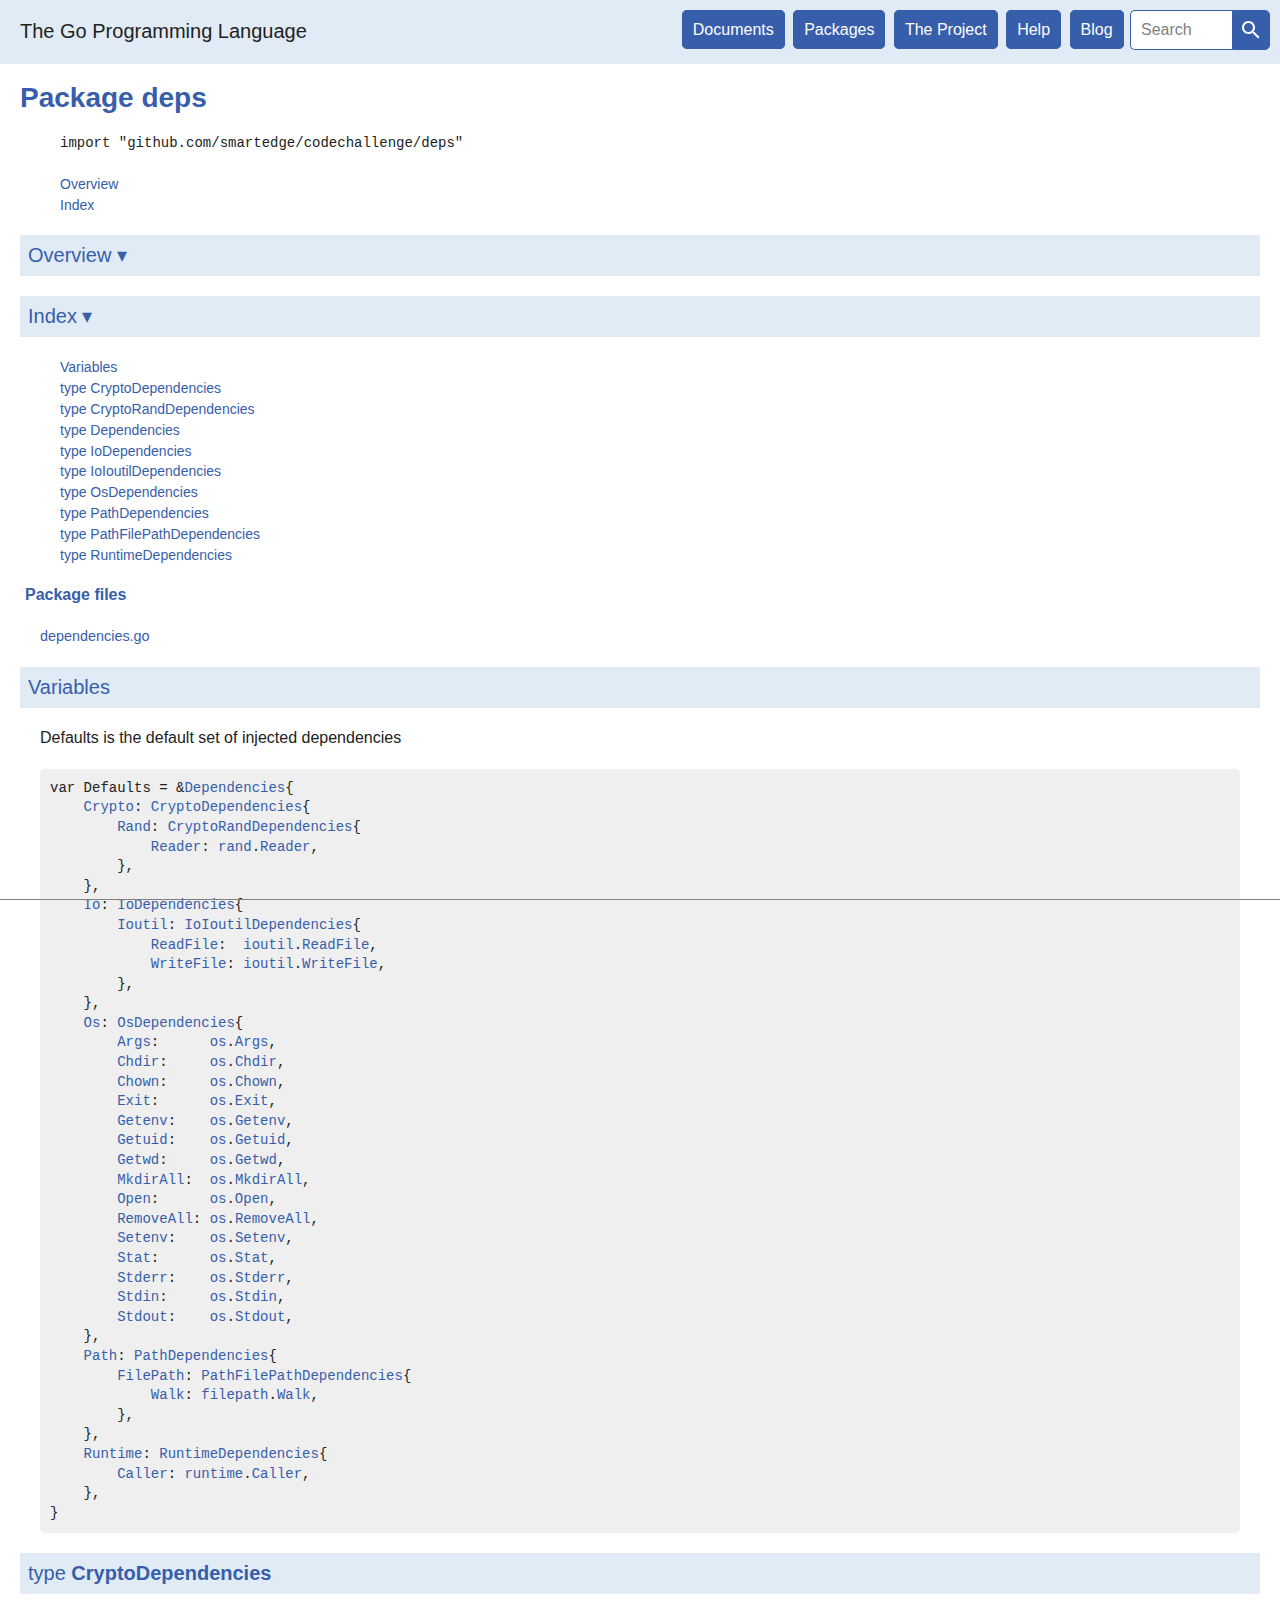
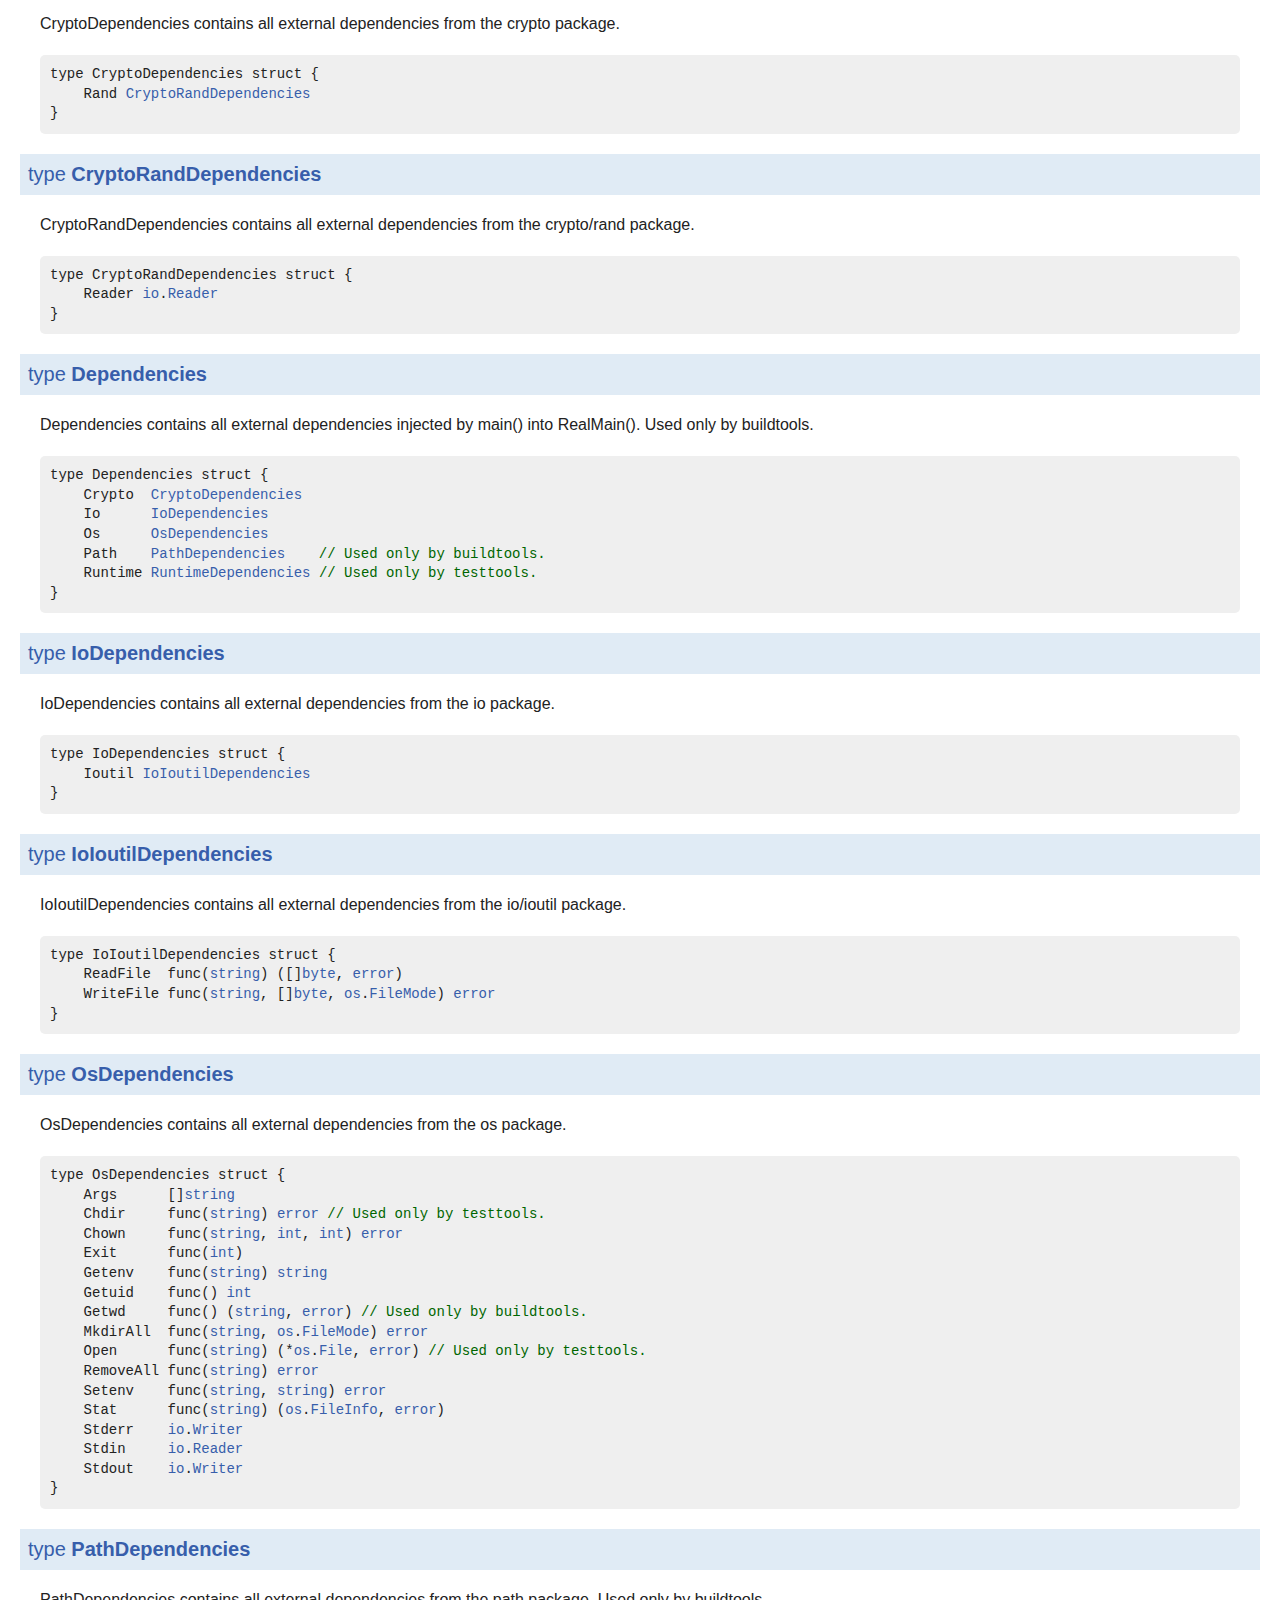
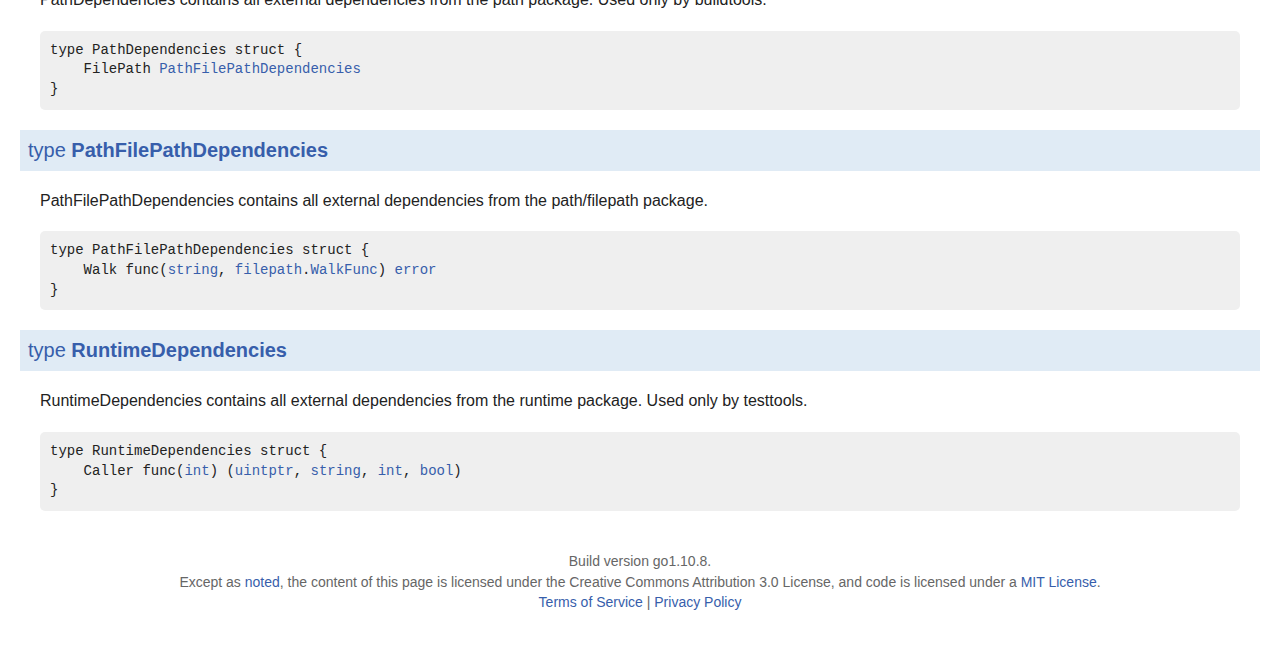
<file: godoc/pkg/github.com/smartedge/codechallenge/deps/index.html>
<!DOCTYPE html>
<html>
<head>
<meta http-equiv="Content-Type" content="text/html; charset=utf-8">
<meta name="viewport" content="width=device-width, initial-scale=1">
<meta name="theme-color" content="#375EAB">

  <title>deps - The Go Programming Language</title>

<link type="text/css" rel="stylesheet" href="../../../../../lib/godoc/style.css">

<link rel="stylesheet" href="../../../../../lib/godoc/jquery.treeview.css">
<script type="text/javascript">window.initFuncs = [];</script>
</head>
<body>

<div id='lowframe' style="position: fixed; bottom: 0; left: 0; height: 0; width: 100%; border-top: thin solid grey; background-color: white; overflow: auto;">
...
</div><!-- #lowframe -->

<div id="topbar" class="wide"><div class="container">
<div class="top-heading" id="heading-wide"><a href="https://golang.org/">The Go Programming Language</a></div>
<div class="top-heading" id="heading-narrow"><a href="https://golang.org/">Go</a></div>
<a href="index.html#" id="menu-button"><span id="menu-button-arrow">&#9661;</span></a>
<form method="GET" action="https://golang.org/search">
<div id="menu">
<a href="https://golang.org/doc/">Documents</a>
<a href="https://golang.org/pkg/">Packages</a>
<a href="https://golang.org/project/">The Project</a>
<a href="https://golang.org/help/">Help</a>

<a href="https://golang.org/blog/">Blog</a>


<span class="search-box"><input type="search" id="search" name="q" placeholder="Search" aria-label="Search" required><button type="submit"><span><!-- magnifying glass: --><svg width="24" height="24" viewBox="0 0 24 24"><title>submit search</title><path d="M15.5 14h-.79l-.28-.27C15.41 12.59 16 11.11 16 9.5 16 5.91 13.09 3 9.5 3S3 5.91 3 9.5 5.91 16 9.5 16c1.61 0 3.09-.59 4.23-1.57l.27.28v.79l5 4.99L20.49 19l-4.99-5zm-6 0C7.01 14 5 11.99 5 9.5S7.01 5 9.5 5 14 7.01 14 9.5 11.99 14 9.5 14z"/><path d="M0 0h24v24H0z" fill="none"/></svg></span></button></span>
</div>
</form>

</div></div>



<div id="page" class="wide">
<div class="container">


  <h1>
    Package deps
    <span class="text-muted"></span>
  </h1>







<div id="nav"></div>


<!--
	Copyright 2009 The Go Authors. All rights reserved.
	Use of this source code is governed by a BSD-style
	license that can be found in the LICENSE file.
-->
<!--
	Note: Static (i.e., not template-generated) href and id
	attributes start with "pkg-" to make it impossible for
	them to conflict with generated attributes (some of which
	correspond to Go identifiers).
-->

	<script type='text/javascript'>
	document.ANALYSIS_DATA = null;
	document.CALLGRAPH = null;
	</script>

	
		
		<div id="short-nav">
			<dl>
			<dd><code>import "github.com/smartedge/codechallenge/deps"</code></dd>
			</dl>
			<dl>
			<dd><a href="index.html#pkg-overview" class="overviewLink">Overview</a></dd>
			<dd><a href="index.html#pkg-index" class="indexLink">Index</a></dd>
			
			
			</dl>
		</div>
		<!-- The package's Name is printed as title by the top-level template -->
		<div id="pkg-overview" class="toggleVisible">
			<div class="collapsed">
				<h2 class="toggleButton" title="Click to show Overview section">Overview ▹</h2>
			</div>
			<div class="expanded">
				<h2 class="toggleButton" title="Click to hide Overview section">Overview ▾</h2>
				
			</div>
		</div>
		

		<div id="pkg-index" class="toggleVisible">
		<div class="collapsed">
			<h2 class="toggleButton" title="Click to show Index section">Index ▹</h2>
		</div>
		<div class="expanded">
			<h2 class="toggleButton" title="Click to hide Index section">Index ▾</h2>

		<!-- Table of contents for API; must be named manual-nav to turn off auto nav. -->
			<div id="manual-nav">
			<dl>
			
			
				<dd><a href="index.html#pkg-variables">Variables</a></dd>
			
			
			
				
				<dd><a href="index.html#CryptoDependencies">type CryptoDependencies</a></dd>
				
				
			
				
				<dd><a href="index.html#CryptoRandDependencies">type CryptoRandDependencies</a></dd>
				
				
			
				
				<dd><a href="index.html#Dependencies">type Dependencies</a></dd>
				
				
			
				
				<dd><a href="index.html#IoDependencies">type IoDependencies</a></dd>
				
				
			
				
				<dd><a href="index.html#IoIoutilDependencies">type IoIoutilDependencies</a></dd>
				
				
			
				
				<dd><a href="index.html#OsDependencies">type OsDependencies</a></dd>
				
				
			
				
				<dd><a href="index.html#PathDependencies">type PathDependencies</a></dd>
				
				
			
				
				<dd><a href="index.html#PathFilePathDependencies">type PathFilePathDependencies</a></dd>
				
				
			
				
				<dd><a href="index.html#RuntimeDependencies">type RuntimeDependencies</a></dd>
				
				
			
			
			</dl>
			</div><!-- #manual-nav -->

		

		
			<h3>Package files</h3>
			<p>
			<span style="font-size:90%">
			
				<a href="https://github.com/loren-osborn/smartEdge_codeChallenge/blob/master/deps/dependencies.go">dependencies.go</a>
			
			</span>
			</p>
		
		</div><!-- .expanded -->
		</div><!-- #pkg-index -->

		<div id="pkg-callgraph" class="toggle" style="display: none">
		<div class="collapsed">
			<h2 class="toggleButton" title="Click to show Internal Call Graph section">Internal call graph ▹</h2>
		</div> <!-- .expanded -->
		<div class="expanded">
			<h2 class="toggleButton" title="Click to hide Internal Call Graph section">Internal call graph ▾</h2>
			<p>
			  In the call graph viewer below, each node
			  is a function belonging to this package
			  and its children are the functions it
			  calls&mdash;perhaps dynamically.
			</p>
			<p>
			  The root nodes are the entry points of the
			  package: functions that may be called from
			  outside the package.
			  There may be non-exported or anonymous
			  functions among them if they are called
			  dynamically from another package.
			</p>
			<p>
			  Click a node to visit that function's source code.
			  From there you can visit its callers by
			  clicking its declaring <code>func</code>
			  token.
			</p>
			<p>
			  Functions may be omitted if they were
			  determined to be unreachable in the
			  particular programs or tests that were
			  analyzed.
			</p>
			<!-- Zero means show all package entry points. -->
			<ul style="margin-left: 0.5in" id="callgraph-0" class="treeview"></ul>
		</div>
		</div> <!-- #pkg-callgraph -->

		
		
			<h2 id="pkg-variables">Variables</h2>
			
				<p>
Defaults is the default set of injected dependencies
</p>

				<pre>var <span id="Defaults">Defaults</span> = &amp;<a href="index.html#Dependencies">Dependencies</a>{
    <a href="index.html#Dependencies.Crypto">Crypto</a>: <a href="index.html#CryptoDependencies">CryptoDependencies</a>{
        <a href="index.html#CryptoDependencies.Rand">Rand</a>: <a href="index.html#CryptoRandDependencies">CryptoRandDependencies</a>{
            <a href="index.html#CryptoRandDependencies.Reader">Reader</a>: <a href="https://golang.org/pkg/crypto/rand/">rand</a>.<a href="https://golang.org/pkg/crypto/rand/#Reader">Reader</a>,
        },
    },
    <a href="index.html#Dependencies.Io">Io</a>: <a href="index.html#IoDependencies">IoDependencies</a>{
        <a href="index.html#IoDependencies.Ioutil">Ioutil</a>: <a href="index.html#IoIoutilDependencies">IoIoutilDependencies</a>{
            <a href="index.html#IoIoutilDependencies.ReadFile">ReadFile</a>:  <a href="https://golang.org/pkg/io/ioutil/">ioutil</a>.<a href="https://golang.org/pkg/io/ioutil/#ReadFile">ReadFile</a>,
            <a href="index.html#IoIoutilDependencies.WriteFile">WriteFile</a>: <a href="https://golang.org/pkg/io/ioutil/">ioutil</a>.<a href="https://golang.org/pkg/io/ioutil/#WriteFile">WriteFile</a>,
        },
    },
    <a href="index.html#Dependencies.Os">Os</a>: <a href="index.html#OsDependencies">OsDependencies</a>{
        <a href="index.html#OsDependencies.Args">Args</a>:      <a href="https://golang.org/pkg/os/">os</a>.<a href="https://golang.org/pkg/os/#Args">Args</a>,
        <a href="index.html#OsDependencies.Chdir">Chdir</a>:     <a href="https://golang.org/pkg/os/">os</a>.<a href="https://golang.org/pkg/os/#Chdir">Chdir</a>,
        <a href="index.html#OsDependencies.Chown">Chown</a>:     <a href="https://golang.org/pkg/os/">os</a>.<a href="https://golang.org/pkg/os/#Chown">Chown</a>,
        <a href="index.html#OsDependencies.Exit">Exit</a>:      <a href="https://golang.org/pkg/os/">os</a>.<a href="https://golang.org/pkg/os/#Exit">Exit</a>,
        <a href="index.html#OsDependencies.Getenv">Getenv</a>:    <a href="https://golang.org/pkg/os/">os</a>.<a href="https://golang.org/pkg/os/#Getenv">Getenv</a>,
        <a href="index.html#OsDependencies.Getuid">Getuid</a>:    <a href="https://golang.org/pkg/os/">os</a>.<a href="https://golang.org/pkg/os/#Getuid">Getuid</a>,
        <a href="index.html#OsDependencies.Getwd">Getwd</a>:     <a href="https://golang.org/pkg/os/">os</a>.<a href="https://golang.org/pkg/os/#Getwd">Getwd</a>,
        <a href="index.html#OsDependencies.MkdirAll">MkdirAll</a>:  <a href="https://golang.org/pkg/os/">os</a>.<a href="https://golang.org/pkg/os/#MkdirAll">MkdirAll</a>,
        <a href="index.html#OsDependencies.Open">Open</a>:      <a href="https://golang.org/pkg/os/">os</a>.<a href="https://golang.org/pkg/os/#Open">Open</a>,
        <a href="index.html#OsDependencies.RemoveAll">RemoveAll</a>: <a href="https://golang.org/pkg/os/">os</a>.<a href="https://golang.org/pkg/os/#RemoveAll">RemoveAll</a>,
        <a href="index.html#OsDependencies.Setenv">Setenv</a>:    <a href="https://golang.org/pkg/os/">os</a>.<a href="https://golang.org/pkg/os/#Setenv">Setenv</a>,
        <a href="index.html#OsDependencies.Stat">Stat</a>:      <a href="https://golang.org/pkg/os/">os</a>.<a href="https://golang.org/pkg/os/#Stat">Stat</a>,
        <a href="index.html#OsDependencies.Stderr">Stderr</a>:    <a href="https://golang.org/pkg/os/">os</a>.<a href="https://golang.org/pkg/os/#Stderr">Stderr</a>,
        <a href="index.html#OsDependencies.Stdin">Stdin</a>:     <a href="https://golang.org/pkg/os/">os</a>.<a href="https://golang.org/pkg/os/#Stdin">Stdin</a>,
        <a href="index.html#OsDependencies.Stdout">Stdout</a>:    <a href="https://golang.org/pkg/os/">os</a>.<a href="https://golang.org/pkg/os/#Stdout">Stdout</a>,
    },
    <a href="index.html#Dependencies.Path">Path</a>: <a href="index.html#PathDependencies">PathDependencies</a>{
        <a href="index.html#PathDependencies.FilePath">FilePath</a>: <a href="index.html#PathFilePathDependencies">PathFilePathDependencies</a>{
            <a href="index.html#PathFilePathDependencies.Walk">Walk</a>: <a href="https://golang.org/pkg/path/filepath/">filepath</a>.<a href="https://golang.org/pkg/path/filepath/#Walk">Walk</a>,
        },
    },
    <a href="index.html#Dependencies.Runtime">Runtime</a>: <a href="index.html#RuntimeDependencies">RuntimeDependencies</a>{
        <a href="index.html#RuntimeDependencies.Caller">Caller</a>: <a href="https://golang.org/pkg/runtime/">runtime</a>.<a href="https://golang.org/pkg/runtime/#Caller">Caller</a>,
    },
}</pre>
			
		
		
		
			
			
			<h2 id="CryptoDependencies">type <a href="https://github.com/loren-osborn/smartEdge_codeChallenge/blob/master/deps/dependencies.go#L18">CryptoDependencies</a>
				<a class="permalink" href="index.html#CryptoDependencies">&#xb6;</a>
			</h2>
			<p>
CryptoDependencies contains all external dependencies from the crypto package.
</p>

			<pre>type CryptoDependencies struct {
<span id="CryptoDependencies.Rand"></span>    Rand <a href="index.html#CryptoRandDependencies">CryptoRandDependencies</a>
}</pre>

			

			

			
			
			

			

			
		
			
			
			<h2 id="CryptoRandDependencies">type <a href="https://github.com/loren-osborn/smartEdge_codeChallenge/blob/master/deps/dependencies.go#L13">CryptoRandDependencies</a>
				<a class="permalink" href="index.html#CryptoRandDependencies">&#xb6;</a>
			</h2>
			<p>
CryptoRandDependencies contains all external dependencies from the crypto/rand package.
</p>

			<pre>type CryptoRandDependencies struct {
<span id="CryptoRandDependencies.Reader"></span>    Reader <a href="https://golang.org/pkg/io/">io</a>.<a href="https://golang.org/pkg/io/#Reader">Reader</a>
}</pre>

			

			

			
			
			

			

			
		
			
			
			<h2 id="Dependencies">type <a href="https://github.com/loren-osborn/smartEdge_codeChallenge/blob/master/deps/dependencies.go#L71">Dependencies</a>
				<a class="permalink" href="index.html#Dependencies">&#xb6;</a>
			</h2>
			<p>
Dependencies contains all external dependencies injected by main()
into RealMain(). Used only by buildtools.
</p>

			<pre>type Dependencies struct {
<span id="Dependencies.Crypto"></span>    Crypto  <a href="index.html#CryptoDependencies">CryptoDependencies</a>
<span id="Dependencies.Io"></span>    Io      <a href="index.html#IoDependencies">IoDependencies</a>
<span id="Dependencies.Os"></span>    Os      <a href="index.html#OsDependencies">OsDependencies</a>
<span id="Dependencies.Path"></span>    Path    <a href="index.html#PathDependencies">PathDependencies</a>    <span class="comment">// Used only by buildtools.</span>
<span id="Dependencies.Runtime"></span>    Runtime <a href="index.html#RuntimeDependencies">RuntimeDependencies</a> <span class="comment">// Used only by testtools.</span>
}</pre>

			

			

			
			
			

			

			
		
			
			
			<h2 id="IoDependencies">type <a href="https://github.com/loren-osborn/smartEdge_codeChallenge/blob/master/deps/dependencies.go#L29">IoDependencies</a>
				<a class="permalink" href="index.html#IoDependencies">&#xb6;</a>
			</h2>
			<p>
IoDependencies contains all external dependencies from the io package.
</p>

			<pre>type IoDependencies struct {
<span id="IoDependencies.Ioutil"></span>    Ioutil <a href="index.html#IoIoutilDependencies">IoIoutilDependencies</a>
}</pre>

			

			

			
			
			

			

			
		
			
			
			<h2 id="IoIoutilDependencies">type <a href="https://github.com/loren-osborn/smartEdge_codeChallenge/blob/master/deps/dependencies.go#L23">IoIoutilDependencies</a>
				<a class="permalink" href="index.html#IoIoutilDependencies">&#xb6;</a>
			</h2>
			<p>
IoIoutilDependencies contains all external dependencies from the io/ioutil package.
</p>

			<pre>type IoIoutilDependencies struct {
<span id="IoIoutilDependencies.ReadFile"></span>    ReadFile  func(<a href="https://golang.org/pkg/builtin/#string">string</a>) ([]<a href="https://golang.org/pkg/builtin/#byte">byte</a>, <a href="https://golang.org/pkg/builtin/#error">error</a>)
<span id="IoIoutilDependencies.WriteFile"></span>    WriteFile func(<a href="https://golang.org/pkg/builtin/#string">string</a>, []<a href="https://golang.org/pkg/builtin/#byte">byte</a>, <a href="https://golang.org/pkg/os/">os</a>.<a href="https://golang.org/pkg/os/#FileMode">FileMode</a>) <a href="https://golang.org/pkg/builtin/#error">error</a>
}</pre>

			

			

			
			
			

			

			
		
			
			
			<h2 id="OsDependencies">type <a href="https://github.com/loren-osborn/smartEdge_codeChallenge/blob/master/deps/dependencies.go#L34">OsDependencies</a>
				<a class="permalink" href="index.html#OsDependencies">&#xb6;</a>
			</h2>
			<p>
OsDependencies contains all external dependencies from the os package.
</p>

			<pre>type OsDependencies struct {
<span id="OsDependencies.Args"></span>    Args      []<a href="https://golang.org/pkg/builtin/#string">string</a>
<span id="OsDependencies.Chdir"></span>    Chdir     func(<a href="https://golang.org/pkg/builtin/#string">string</a>) <a href="https://golang.org/pkg/builtin/#error">error</a> <span class="comment">// Used only by testtools.</span>
<span id="OsDependencies.Chown"></span>    Chown     func(<a href="https://golang.org/pkg/builtin/#string">string</a>, <a href="https://golang.org/pkg/builtin/#int">int</a>, <a href="https://golang.org/pkg/builtin/#int">int</a>) <a href="https://golang.org/pkg/builtin/#error">error</a>
<span id="OsDependencies.Exit"></span>    Exit      func(<a href="https://golang.org/pkg/builtin/#int">int</a>)
<span id="OsDependencies.Getenv"></span>    Getenv    func(<a href="https://golang.org/pkg/builtin/#string">string</a>) <a href="https://golang.org/pkg/builtin/#string">string</a>
<span id="OsDependencies.Getuid"></span>    Getuid    func() <a href="https://golang.org/pkg/builtin/#int">int</a>
<span id="OsDependencies.Getwd"></span>    Getwd     func() (<a href="https://golang.org/pkg/builtin/#string">string</a>, <a href="https://golang.org/pkg/builtin/#error">error</a>) <span class="comment">// Used only by buildtools.</span>
<span id="OsDependencies.MkdirAll"></span>    MkdirAll  func(<a href="https://golang.org/pkg/builtin/#string">string</a>, <a href="https://golang.org/pkg/os/">os</a>.<a href="https://golang.org/pkg/os/#FileMode">FileMode</a>) <a href="https://golang.org/pkg/builtin/#error">error</a>
<span id="OsDependencies.Open"></span>    Open      func(<a href="https://golang.org/pkg/builtin/#string">string</a>) (*<a href="https://golang.org/pkg/os/">os</a>.<a href="https://golang.org/pkg/os/#File">File</a>, <a href="https://golang.org/pkg/builtin/#error">error</a>) <span class="comment">// Used only by testtools.</span>
<span id="OsDependencies.RemoveAll"></span>    RemoveAll func(<a href="https://golang.org/pkg/builtin/#string">string</a>) <a href="https://golang.org/pkg/builtin/#error">error</a>
<span id="OsDependencies.Setenv"></span>    Setenv    func(<a href="https://golang.org/pkg/builtin/#string">string</a>, <a href="https://golang.org/pkg/builtin/#string">string</a>) <a href="https://golang.org/pkg/builtin/#error">error</a>
<span id="OsDependencies.Stat"></span>    Stat      func(<a href="https://golang.org/pkg/builtin/#string">string</a>) (<a href="https://golang.org/pkg/os/">os</a>.<a href="https://golang.org/pkg/os/#FileInfo">FileInfo</a>, <a href="https://golang.org/pkg/builtin/#error">error</a>)
<span id="OsDependencies.Stderr"></span>    Stderr    <a href="https://golang.org/pkg/io/">io</a>.<a href="https://golang.org/pkg/io/#Writer">Writer</a>
<span id="OsDependencies.Stdin"></span>    Stdin     <a href="https://golang.org/pkg/io/">io</a>.<a href="https://golang.org/pkg/io/#Reader">Reader</a>
<span id="OsDependencies.Stdout"></span>    Stdout    <a href="https://golang.org/pkg/io/">io</a>.<a href="https://golang.org/pkg/io/#Writer">Writer</a>
}</pre>

			

			

			
			
			

			

			
		
			
			
			<h2 id="PathDependencies">type <a href="https://github.com/loren-osborn/smartEdge_codeChallenge/blob/master/deps/dependencies.go#L59">PathDependencies</a>
				<a class="permalink" href="index.html#PathDependencies">&#xb6;</a>
			</h2>
			<p>
PathDependencies contains all external dependencies from the path package.
Used only by buildtools.
</p>

			<pre>type PathDependencies struct {
<span id="PathDependencies.FilePath"></span>    FilePath <a href="index.html#PathFilePathDependencies">PathFilePathDependencies</a>
}</pre>

			

			

			
			
			

			

			
		
			
			
			<h2 id="PathFilePathDependencies">type <a href="https://github.com/loren-osborn/smartEdge_codeChallenge/blob/master/deps/dependencies.go#L53">PathFilePathDependencies</a>
				<a class="permalink" href="index.html#PathFilePathDependencies">&#xb6;</a>
			</h2>
			<p>
PathFilePathDependencies contains all external dependencies from the path/filepath package.
</p>

			<pre>type PathFilePathDependencies struct {
<span id="PathFilePathDependencies.Walk"></span>    Walk func(<a href="https://golang.org/pkg/builtin/#string">string</a>, <a href="https://golang.org/pkg/path/filepath/">filepath</a>.<a href="https://golang.org/pkg/path/filepath/#WalkFunc">WalkFunc</a>) <a href="https://golang.org/pkg/builtin/#error">error</a>
}</pre>

			

			

			
			
			

			

			
		
			
			
			<h2 id="RuntimeDependencies">type <a href="https://github.com/loren-osborn/smartEdge_codeChallenge/blob/master/deps/dependencies.go#L65">RuntimeDependencies</a>
				<a class="permalink" href="index.html#RuntimeDependencies">&#xb6;</a>
			</h2>
			<p>
RuntimeDependencies contains all external dependencies from the runtime
package. Used only by testtools.
</p>

			<pre>type RuntimeDependencies struct {
<span id="RuntimeDependencies.Caller"></span>    Caller func(<a href="https://golang.org/pkg/builtin/#int">int</a>) (<a href="https://golang.org/pkg/builtin/#uintptr">uintptr</a>, <a href="https://golang.org/pkg/builtin/#string">string</a>, <a href="https://golang.org/pkg/builtin/#int">int</a>, <a href="https://golang.org/pkg/builtin/#bool">bool</a>)
}</pre>

			

			

			
			
			

			

			
		
	

	







<div id="footer">
Build version go1.10.8.<br>
Except as <a href="https://developers.google.com/site-policies#restrictions">noted</a>,
the content of this page is licensed under the
Creative Commons Attribution 3.0 License,
and code is licensed under a <a href="https://github.com/loren-osborn/smartEdge_codeChallenge/blob/master/LICENSE">MIT License</a>.<br>
<a href="https://golang.org/doc/tos.html">Terms of Service</a> |
<a href="http://www.google.com/intl/en/policies/privacy/">Privacy Policy</a>
</div>

</div><!-- .container -->
</div><!-- #page -->

<!-- TODO(adonovan): load these from <head> using "defer" attribute? -->
<script type="text/javascript" src="../../../../../lib/godoc/jquery.js"></script>
<script type="text/javascript" src="../../../../../lib/godoc/jquery.treeview.js"></script>
<script type="text/javascript" src="../../../../../lib/godoc/jquery.treeview.edit.js"></script>


<script>var goVersion = "go1.10.8";</script>
<script type="text/javascript" src="../../../../../lib/godoc/godocs.js"></script>

</body>
</html>
</file>
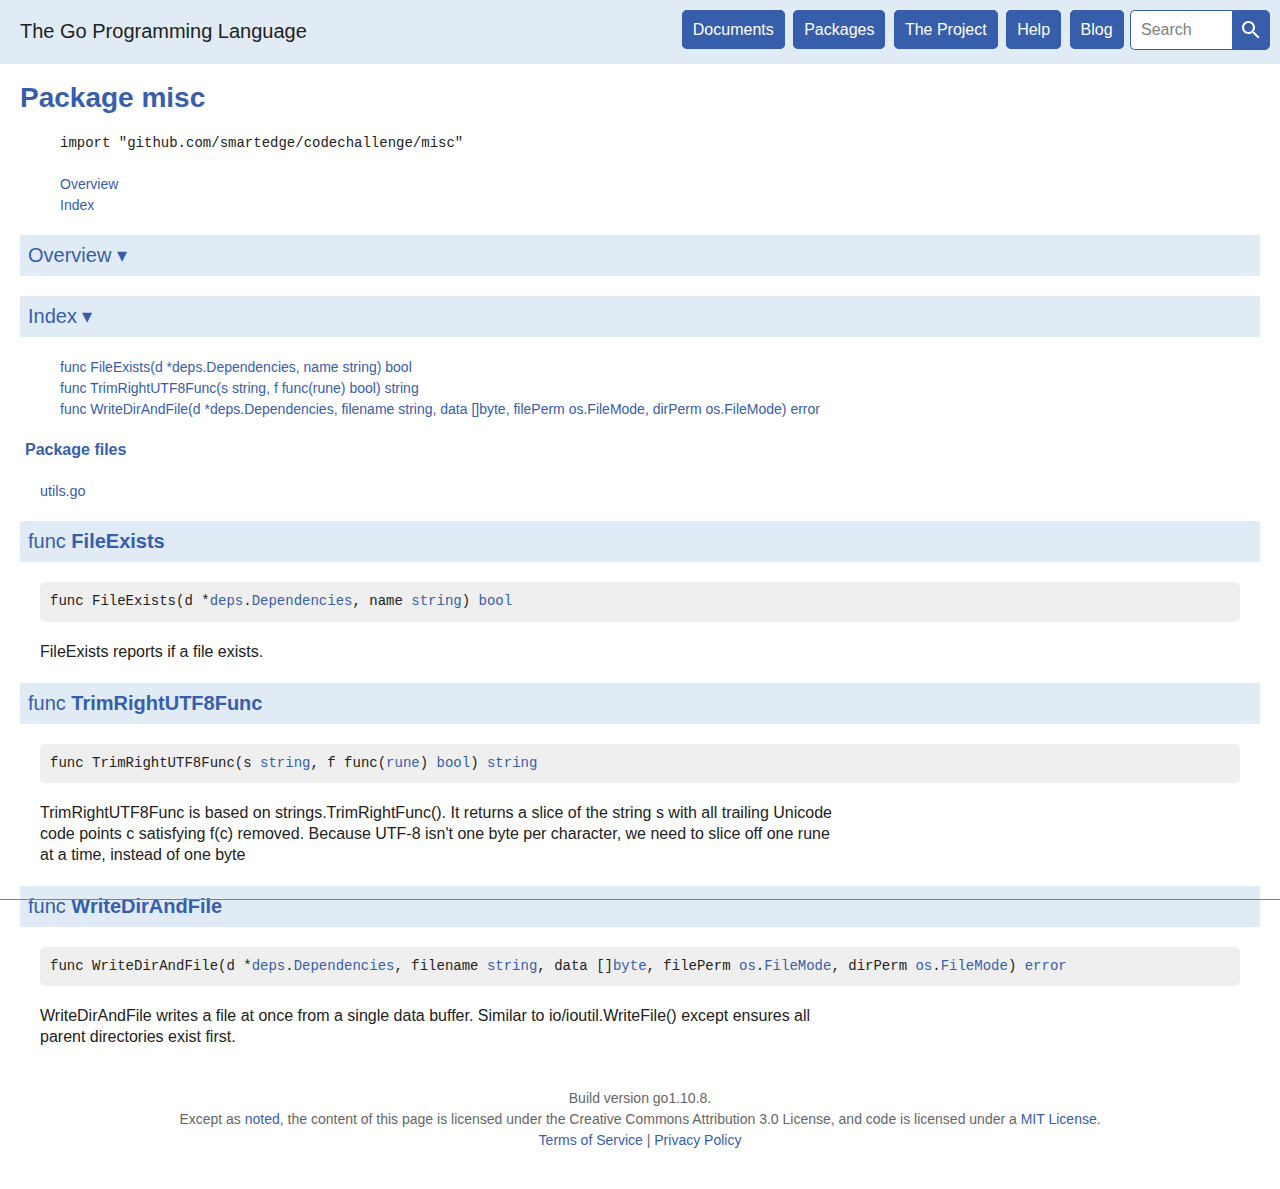
<file: godoc/pkg/github.com/smartedge/codechallenge/misc/index.html>
<!DOCTYPE html>
<html>
<head>
<meta http-equiv="Content-Type" content="text/html; charset=utf-8">
<meta name="viewport" content="width=device-width, initial-scale=1">
<meta name="theme-color" content="#375EAB">

  <title>misc - The Go Programming Language</title>

<link type="text/css" rel="stylesheet" href="../../../../../lib/godoc/style.css">

<link rel="stylesheet" href="../../../../../lib/godoc/jquery.treeview.css">
<script type="text/javascript">window.initFuncs = [];</script>
</head>
<body>

<div id='lowframe' style="position: fixed; bottom: 0; left: 0; height: 0; width: 100%; border-top: thin solid grey; background-color: white; overflow: auto;">
...
</div><!-- #lowframe -->

<div id="topbar" class="wide"><div class="container">
<div class="top-heading" id="heading-wide"><a href="https://golang.org/">The Go Programming Language</a></div>
<div class="top-heading" id="heading-narrow"><a href="https://golang.org/">Go</a></div>
<a href="index.html#" id="menu-button"><span id="menu-button-arrow">&#9661;</span></a>
<form method="GET" action="https://golang.org/search">
<div id="menu">
<a href="https://golang.org/doc/">Documents</a>
<a href="https://golang.org/pkg/">Packages</a>
<a href="https://golang.org/project/">The Project</a>
<a href="https://golang.org/help/">Help</a>

<a href="https://golang.org/blog/">Blog</a>


<span class="search-box"><input type="search" id="search" name="q" placeholder="Search" aria-label="Search" required><button type="submit"><span><!-- magnifying glass: --><svg width="24" height="24" viewBox="0 0 24 24"><title>submit search</title><path d="M15.5 14h-.79l-.28-.27C15.41 12.59 16 11.11 16 9.5 16 5.91 13.09 3 9.5 3S3 5.91 3 9.5 5.91 16 9.5 16c1.61 0 3.09-.59 4.23-1.57l.27.28v.79l5 4.99L20.49 19l-4.99-5zm-6 0C7.01 14 5 11.99 5 9.5S7.01 5 9.5 5 14 7.01 14 9.5 11.99 14 9.5 14z"/><path d="M0 0h24v24H0z" fill="none"/></svg></span></button></span>
</div>
</form>

</div></div>



<div id="page" class="wide">
<div class="container">


  <h1>
    Package misc
    <span class="text-muted"></span>
  </h1>







<div id="nav"></div>


<!--
	Copyright 2009 The Go Authors. All rights reserved.
	Use of this source code is governed by a BSD-style
	license that can be found in the LICENSE file.
-->
<!--
	Note: Static (i.e., not template-generated) href and id
	attributes start with "pkg-" to make it impossible for
	them to conflict with generated attributes (some of which
	correspond to Go identifiers).
-->

	<script type='text/javascript'>
	document.ANALYSIS_DATA = null;
	document.CALLGRAPH = null;
	</script>

	
		
		<div id="short-nav">
			<dl>
			<dd><code>import "github.com/smartedge/codechallenge/misc"</code></dd>
			</dl>
			<dl>
			<dd><a href="index.html#pkg-overview" class="overviewLink">Overview</a></dd>
			<dd><a href="index.html#pkg-index" class="indexLink">Index</a></dd>
			
			
			</dl>
		</div>
		<!-- The package's Name is printed as title by the top-level template -->
		<div id="pkg-overview" class="toggleVisible">
			<div class="collapsed">
				<h2 class="toggleButton" title="Click to show Overview section">Overview ▹</h2>
			</div>
			<div class="expanded">
				<h2 class="toggleButton" title="Click to hide Overview section">Overview ▾</h2>
				
			</div>
		</div>
		

		<div id="pkg-index" class="toggleVisible">
		<div class="collapsed">
			<h2 class="toggleButton" title="Click to show Index section">Index ▹</h2>
		</div>
		<div class="expanded">
			<h2 class="toggleButton" title="Click to hide Index section">Index ▾</h2>

		<!-- Table of contents for API; must be named manual-nav to turn off auto nav. -->
			<div id="manual-nav">
			<dl>
			
			
			
				
				<dd><a href="index.html#FileExists">func FileExists(d *deps.Dependencies, name string) bool</a></dd>
			
				
				<dd><a href="index.html#TrimRightUTF8Func">func TrimRightUTF8Func(s string, f func(rune) bool) string</a></dd>
			
				
				<dd><a href="index.html#WriteDirAndFile">func WriteDirAndFile(d *deps.Dependencies, filename string, data []byte, filePerm os.FileMode, dirPerm os.FileMode) error</a></dd>
			
			
			
			</dl>
			</div><!-- #manual-nav -->

		

		
			<h3>Package files</h3>
			<p>
			<span style="font-size:90%">
			
				<a href="https://github.com/loren-osborn/smartEdge_codeChallenge/blob/master/misc/utils.go">utils.go</a>
			
			</span>
			</p>
		
		</div><!-- .expanded -->
		</div><!-- #pkg-index -->

		<div id="pkg-callgraph" class="toggle" style="display: none">
		<div class="collapsed">
			<h2 class="toggleButton" title="Click to show Internal Call Graph section">Internal call graph ▹</h2>
		</div> <!-- .expanded -->
		<div class="expanded">
			<h2 class="toggleButton" title="Click to hide Internal Call Graph section">Internal call graph ▾</h2>
			<p>
			  In the call graph viewer below, each node
			  is a function belonging to this package
			  and its children are the functions it
			  calls&mdash;perhaps dynamically.
			</p>
			<p>
			  The root nodes are the entry points of the
			  package: functions that may be called from
			  outside the package.
			  There may be non-exported or anonymous
			  functions among them if they are called
			  dynamically from another package.
			</p>
			<p>
			  Click a node to visit that function's source code.
			  From there you can visit its callers by
			  clicking its declaring <code>func</code>
			  token.
			</p>
			<p>
			  Functions may be omitted if they were
			  determined to be unreachable in the
			  particular programs or tests that were
			  analyzed.
			</p>
			<!-- Zero means show all package entry points. -->
			<ul style="margin-left: 0.5in" id="callgraph-0" class="treeview"></ul>
		</div>
		</div> <!-- #pkg-callgraph -->

		
		
		
			
			
			<h2 id="FileExists">func <a href="https://github.com/loren-osborn/smartEdge_codeChallenge/blob/master/misc/utils.go#L14">FileExists</a>
				<a class="permalink" href="index.html#FileExists">&#xb6;</a>
			</h2>
			<pre>func FileExists(d *<a href="../deps/index.html">deps</a>.<a href="../deps/index.html#Dependencies">Dependencies</a>, name <a href="https://golang.org/pkg/builtin/#string">string</a>) <a href="https://golang.org/pkg/builtin/#bool">bool</a></pre>
			<p>
FileExists reports if a file exists.
</p>

			
			

		
			
			
			<h2 id="TrimRightUTF8Func">func <a href="https://github.com/loren-osborn/smartEdge_codeChallenge/blob/master/misc/utils.go#L79">TrimRightUTF8Func</a>
				<a class="permalink" href="index.html#TrimRightUTF8Func">&#xb6;</a>
			</h2>
			<pre>func TrimRightUTF8Func(s <a href="https://golang.org/pkg/builtin/#string">string</a>, f func(<a href="https://golang.org/pkg/builtin/#rune">rune</a>) <a href="https://golang.org/pkg/builtin/#bool">bool</a>) <a href="https://golang.org/pkg/builtin/#string">string</a></pre>
			<p>
TrimRightUTF8Func is based on strings.TrimRightFunc(). It returns a slice of
the string s with all trailing Unicode code points c satisfying f(c) removed.
Because UTF-8 isn&#39;t one byte per character, we need to slice off one rune
at a time, instead of one byte
</p>

			
			

		
			
			
			<h2 id="WriteDirAndFile">func <a href="https://github.com/loren-osborn/smartEdge_codeChallenge/blob/master/misc/utils.go#L21">WriteDirAndFile</a>
				<a class="permalink" href="index.html#WriteDirAndFile">&#xb6;</a>
			</h2>
			<pre>func WriteDirAndFile(d *<a href="../deps/index.html">deps</a>.<a href="../deps/index.html#Dependencies">Dependencies</a>, filename <a href="https://golang.org/pkg/builtin/#string">string</a>, data []<a href="https://golang.org/pkg/builtin/#byte">byte</a>, filePerm <a href="https://golang.org/pkg/os/">os</a>.<a href="https://golang.org/pkg/os/#FileMode">FileMode</a>, dirPerm <a href="https://golang.org/pkg/os/">os</a>.<a href="https://golang.org/pkg/os/#FileMode">FileMode</a>) <a href="https://golang.org/pkg/builtin/#error">error</a></pre>
			<p>
WriteDirAndFile writes a file at once from a single data buffer. Similar to
io/ioutil.WriteFile() except ensures all parent directories exist first.
</p>

			
			

		
		
	

	







<div id="footer">
Build version go1.10.8.<br>
Except as <a href="https://developers.google.com/site-policies#restrictions">noted</a>,
the content of this page is licensed under the
Creative Commons Attribution 3.0 License,
and code is licensed under a <a href="https://github.com/loren-osborn/smartEdge_codeChallenge/blob/master/LICENSE">MIT License</a>.<br>
<a href="https://golang.org/doc/tos.html">Terms of Service</a> |
<a href="http://www.google.com/intl/en/policies/privacy/">Privacy Policy</a>
</div>

</div><!-- .container -->
</div><!-- #page -->

<!-- TODO(adonovan): load these from <head> using "defer" attribute? -->
<script type="text/javascript" src="../../../../../lib/godoc/jquery.js"></script>
<script type="text/javascript" src="../../../../../lib/godoc/jquery.treeview.js"></script>
<script type="text/javascript" src="../../../../../lib/godoc/jquery.treeview.edit.js"></script>


<script>var goVersion = "go1.10.8";</script>
<script type="text/javascript" src="../../../../../lib/godoc/godocs.js"></script>

</body>
</html>
</file>
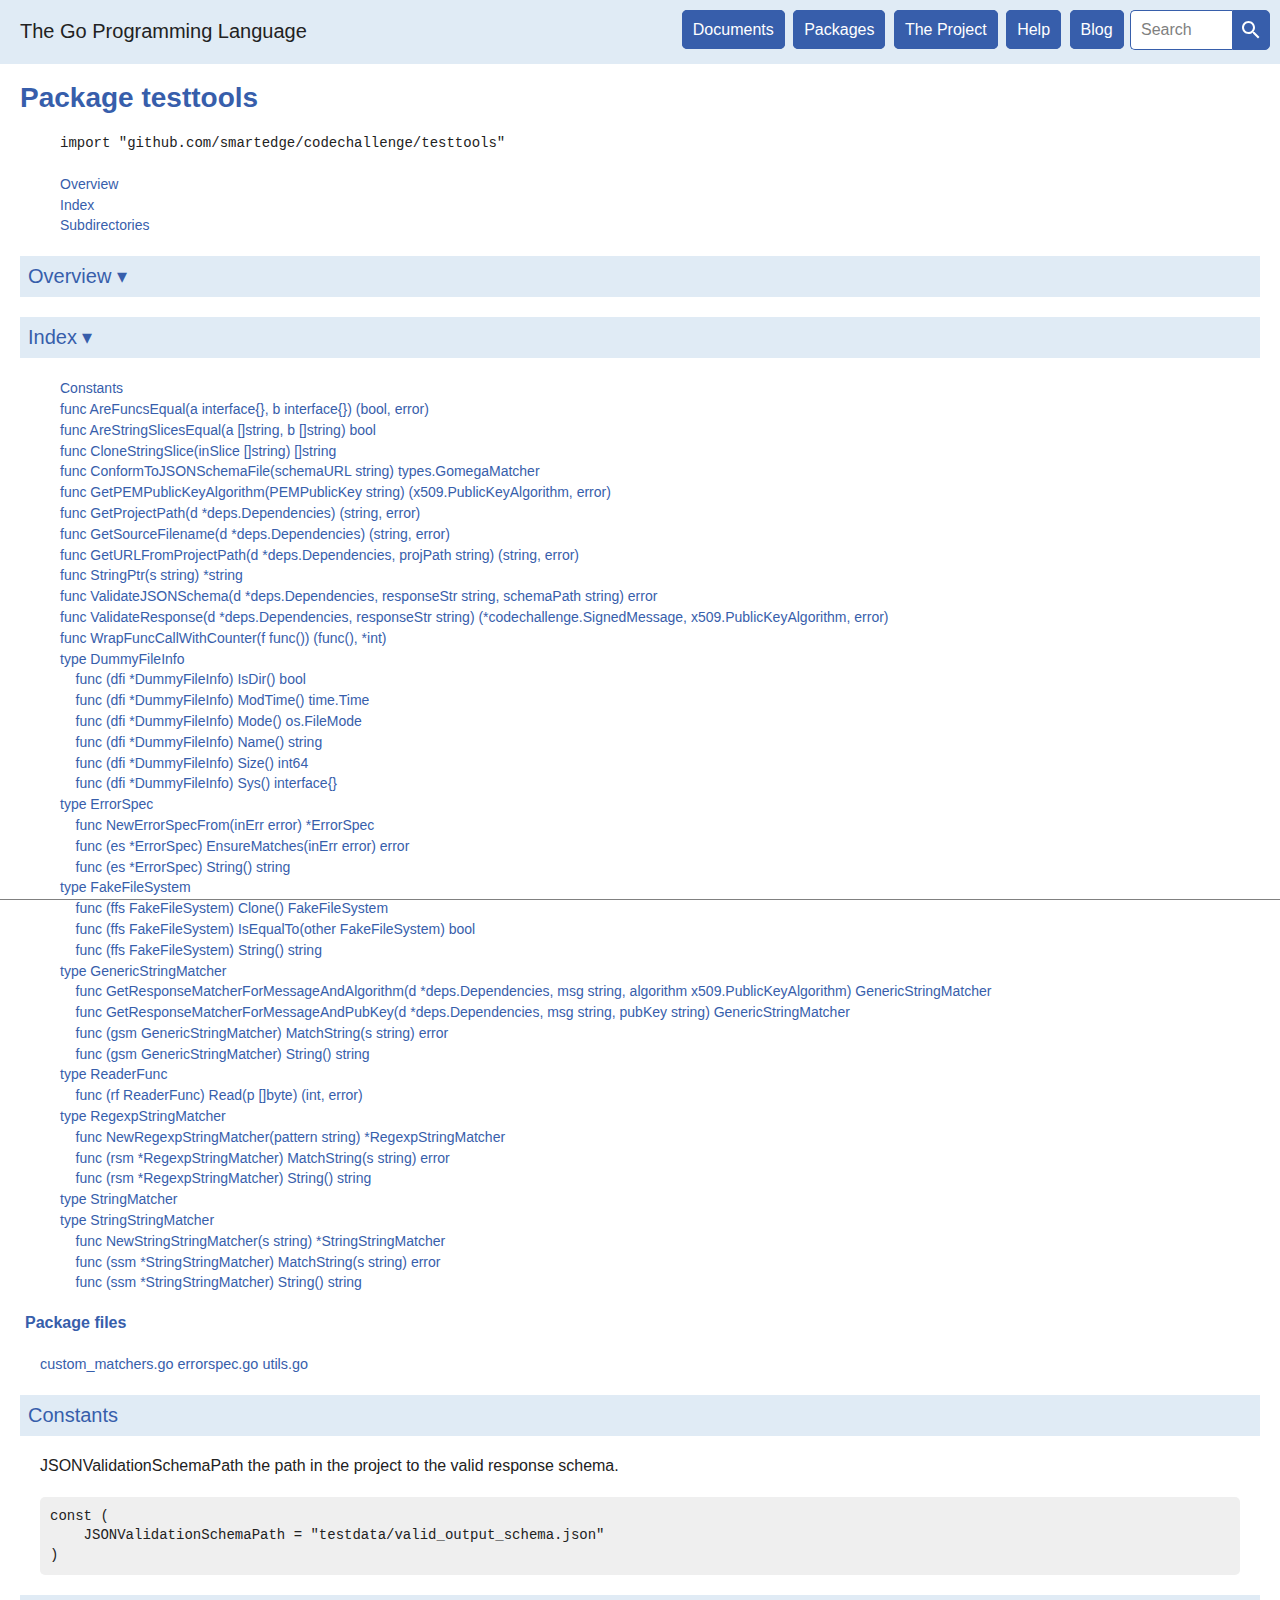
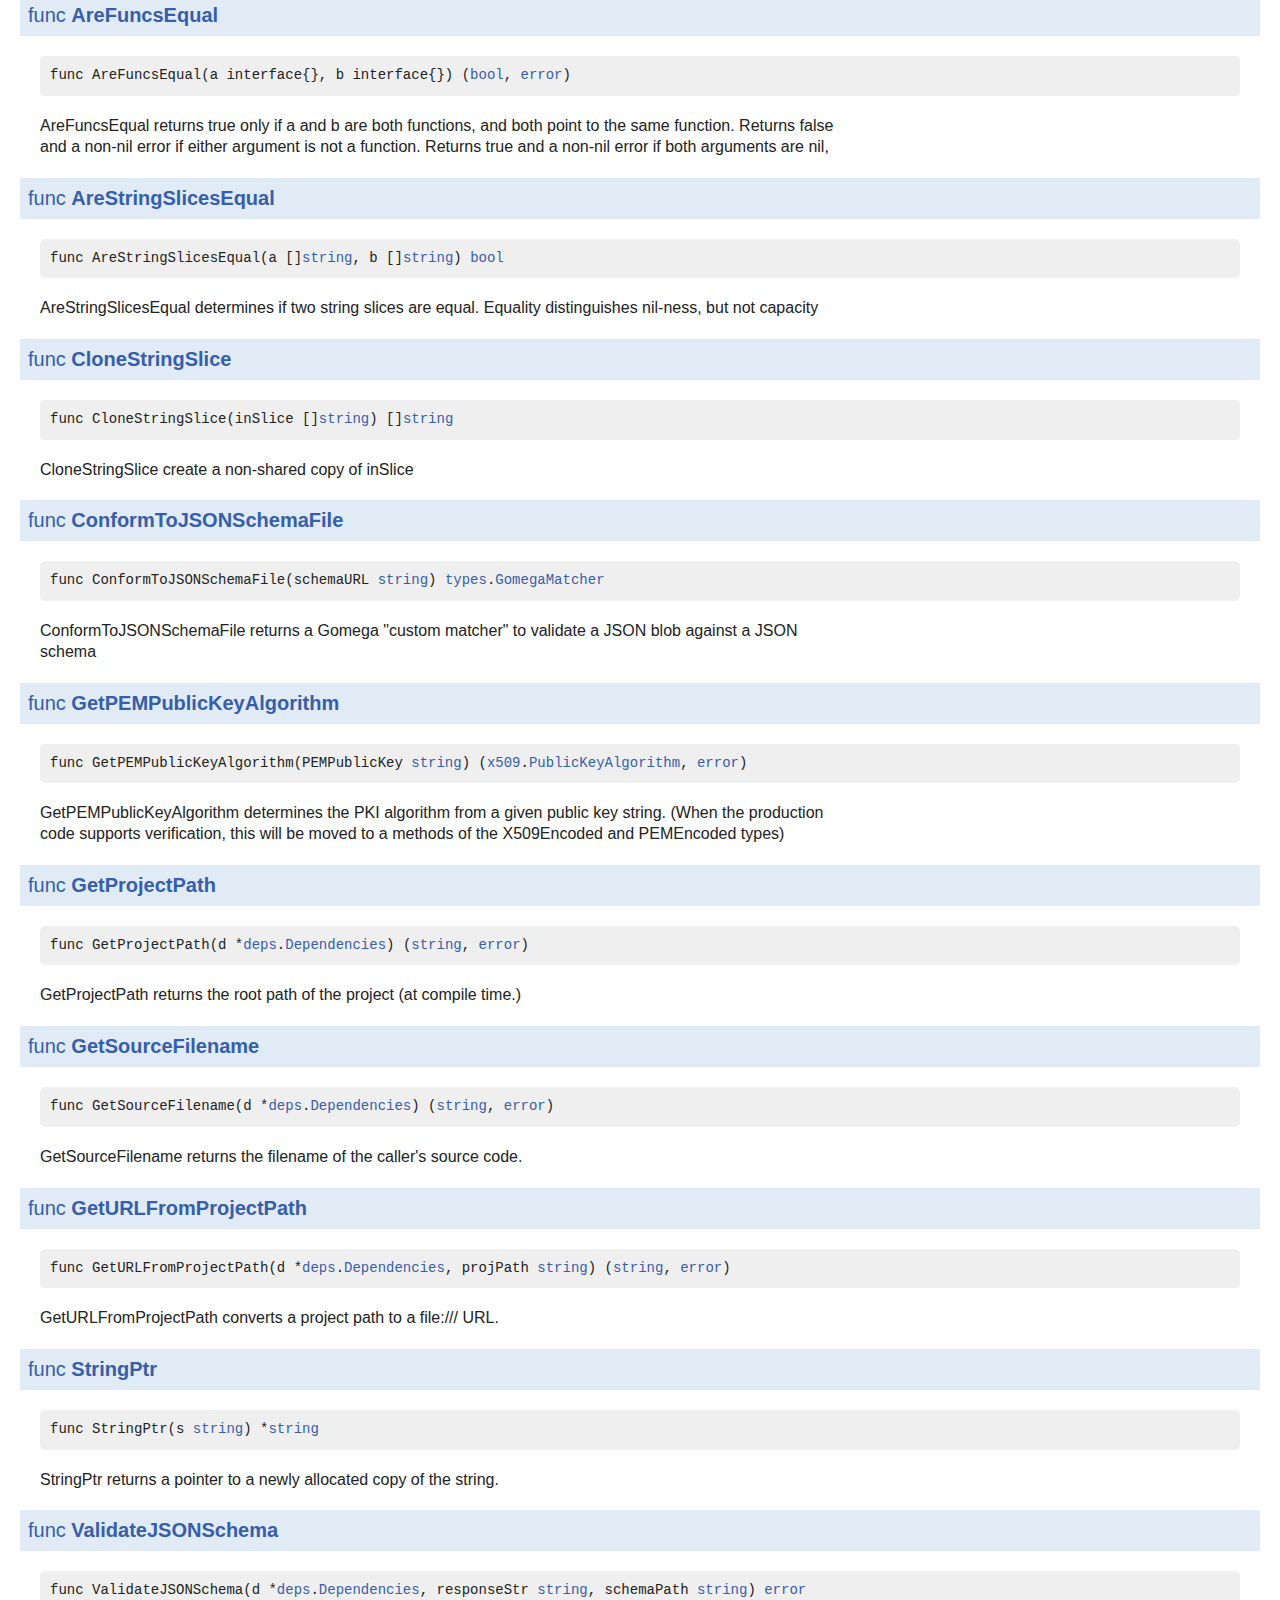
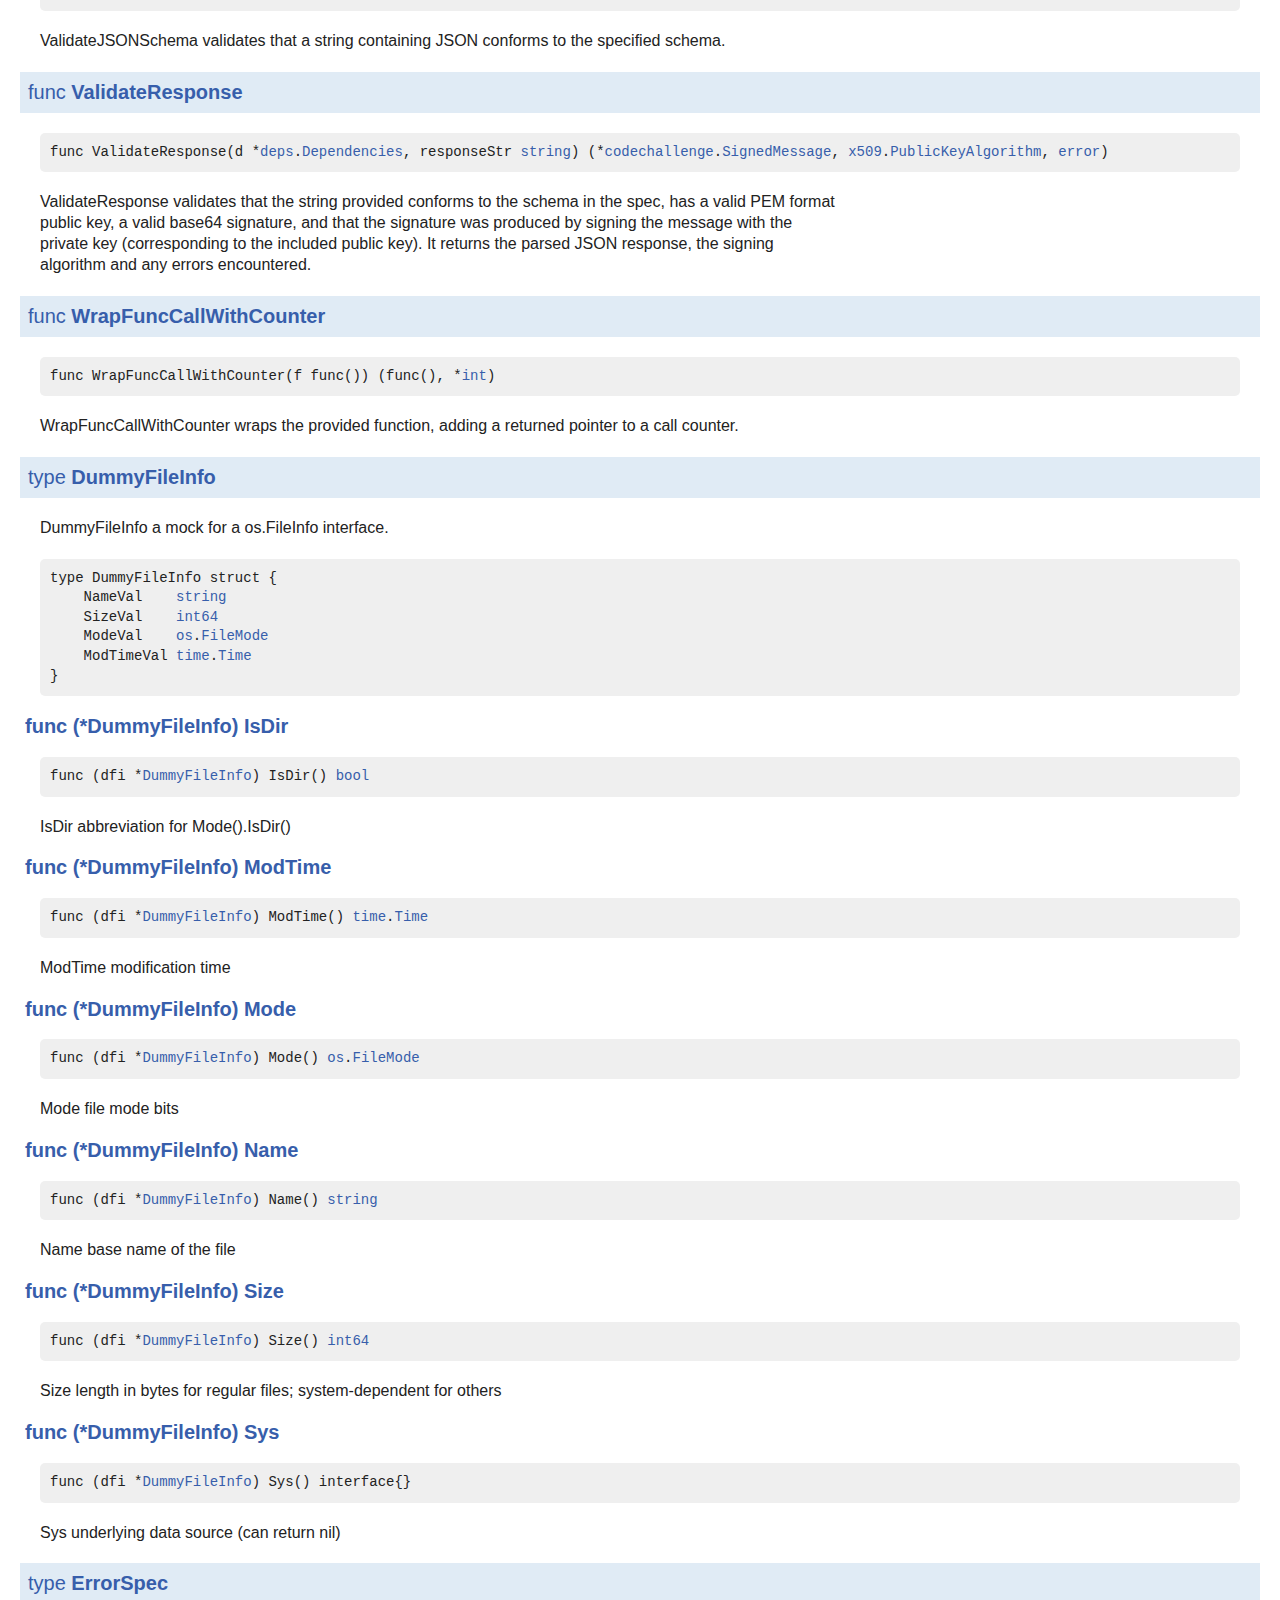
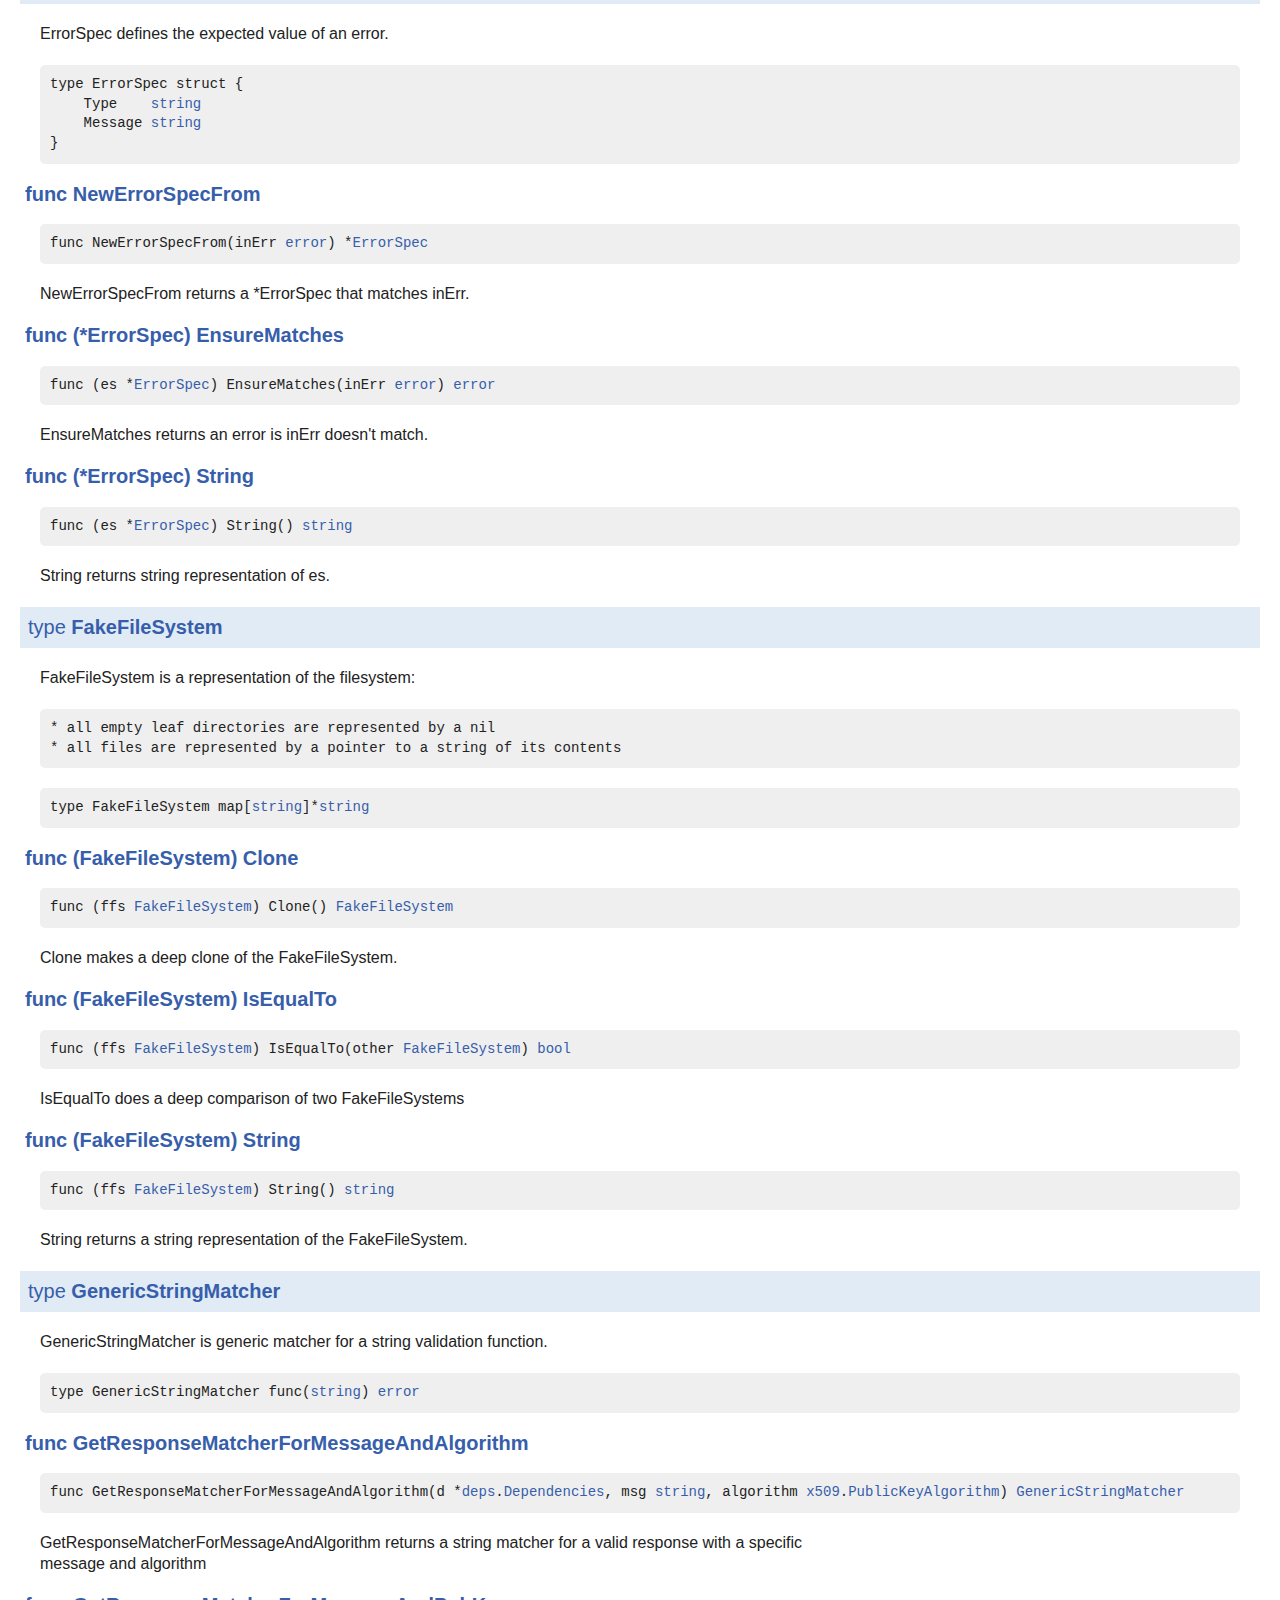
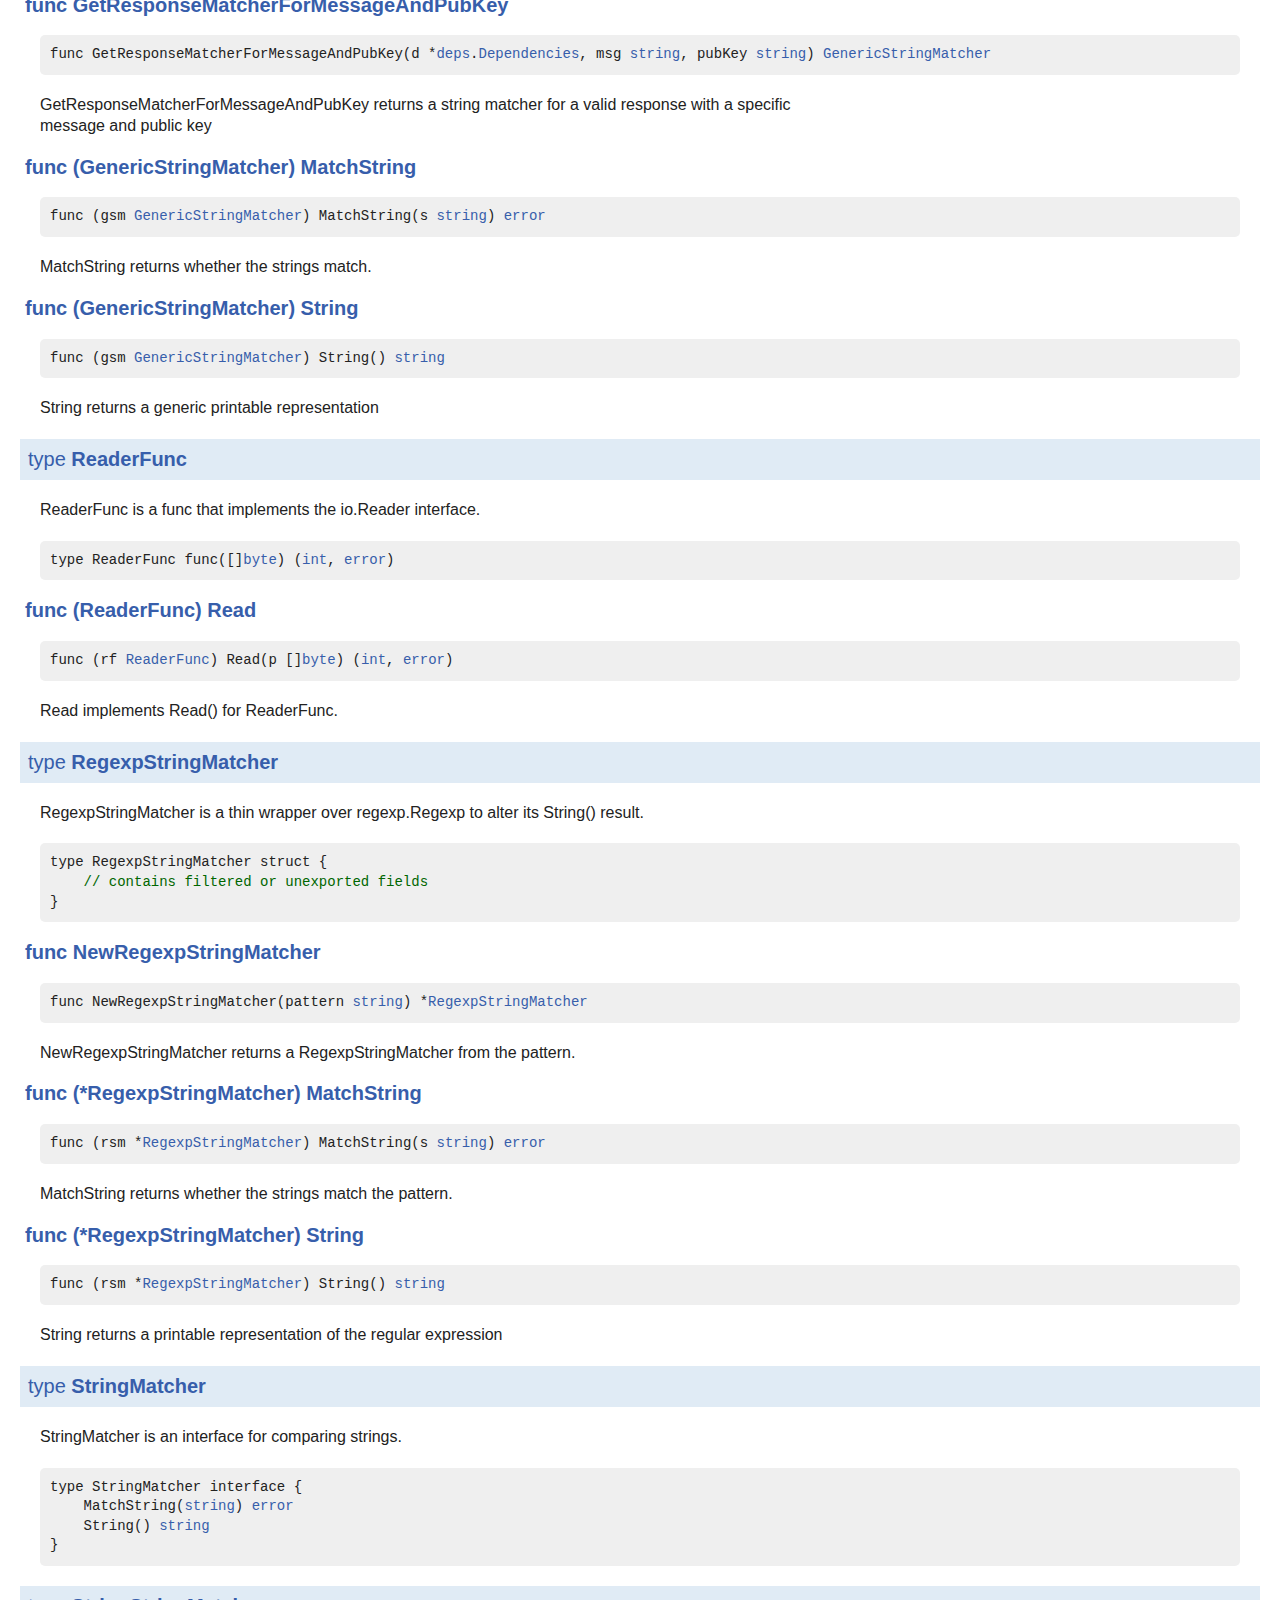
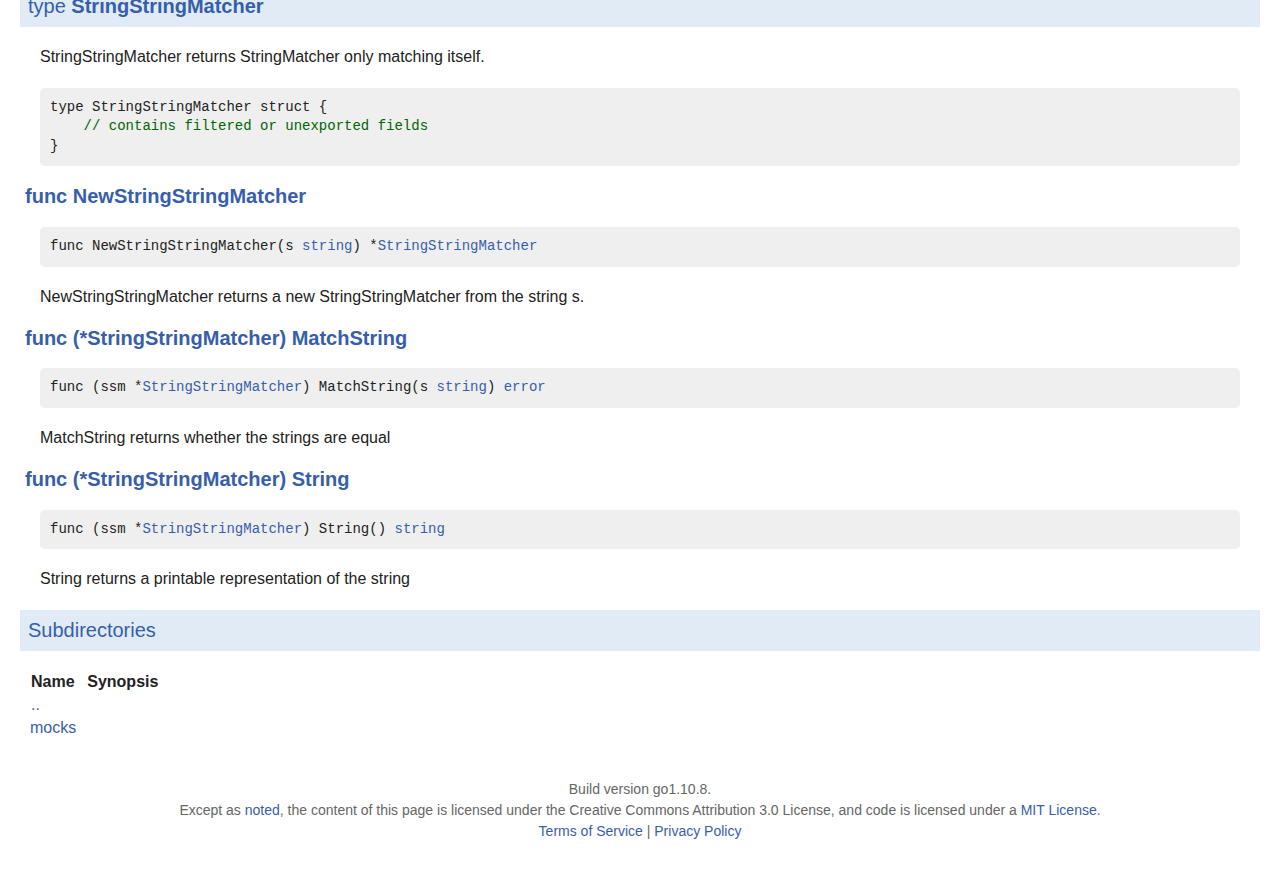
<file: godoc/pkg/github.com/smartedge/codechallenge/testtools/index.html>
<!DOCTYPE html>
<html>
<head>
<meta http-equiv="Content-Type" content="text/html; charset=utf-8">
<meta name="viewport" content="width=device-width, initial-scale=1">
<meta name="theme-color" content="#375EAB">

  <title>testtools - The Go Programming Language</title>

<link type="text/css" rel="stylesheet" href="../../../../../lib/godoc/style.css">

<link rel="stylesheet" href="../../../../../lib/godoc/jquery.treeview.css">
<script type="text/javascript">window.initFuncs = [];</script>
</head>
<body>

<div id='lowframe' style="position: fixed; bottom: 0; left: 0; height: 0; width: 100%; border-top: thin solid grey; background-color: white; overflow: auto;">
...
</div><!-- #lowframe -->

<div id="topbar" class="wide"><div class="container">
<div class="top-heading" id="heading-wide"><a href="https://golang.org/">The Go Programming Language</a></div>
<div class="top-heading" id="heading-narrow"><a href="https://golang.org/">Go</a></div>
<a href="index.html#" id="menu-button"><span id="menu-button-arrow">&#9661;</span></a>
<form method="GET" action="https://golang.org/search">
<div id="menu">
<a href="https://golang.org/doc/">Documents</a>
<a href="https://golang.org/pkg/">Packages</a>
<a href="https://golang.org/project/">The Project</a>
<a href="https://golang.org/help/">Help</a>

<a href="https://golang.org/blog/">Blog</a>


<span class="search-box"><input type="search" id="search" name="q" placeholder="Search" aria-label="Search" required><button type="submit"><span><!-- magnifying glass: --><svg width="24" height="24" viewBox="0 0 24 24"><title>submit search</title><path d="M15.5 14h-.79l-.28-.27C15.41 12.59 16 11.11 16 9.5 16 5.91 13.09 3 9.5 3S3 5.91 3 9.5 5.91 16 9.5 16c1.61 0 3.09-.59 4.23-1.57l.27.28v.79l5 4.99L20.49 19l-4.99-5zm-6 0C7.01 14 5 11.99 5 9.5S7.01 5 9.5 5 14 7.01 14 9.5 11.99 14 9.5 14z"/><path d="M0 0h24v24H0z" fill="none"/></svg></span></button></span>
</div>
</form>

</div></div>



<div id="page" class="wide">
<div class="container">


  <h1>
    Package testtools
    <span class="text-muted"></span>
  </h1>







<div id="nav"></div>


<!--
	Copyright 2009 The Go Authors. All rights reserved.
	Use of this source code is governed by a BSD-style
	license that can be found in the LICENSE file.
-->
<!--
	Note: Static (i.e., not template-generated) href and id
	attributes start with "pkg-" to make it impossible for
	them to conflict with generated attributes (some of which
	correspond to Go identifiers).
-->

	<script type='text/javascript'>
	document.ANALYSIS_DATA = null;
	document.CALLGRAPH = null;
	</script>

	
		
		<div id="short-nav">
			<dl>
			<dd><code>import "github.com/smartedge/codechallenge/testtools"</code></dd>
			</dl>
			<dl>
			<dd><a href="index.html#pkg-overview" class="overviewLink">Overview</a></dd>
			<dd><a href="index.html#pkg-index" class="indexLink">Index</a></dd>
			
			
				<dd><a href="index.html#pkg-subdirectories">Subdirectories</a></dd>
			
			</dl>
		</div>
		<!-- The package's Name is printed as title by the top-level template -->
		<div id="pkg-overview" class="toggleVisible">
			<div class="collapsed">
				<h2 class="toggleButton" title="Click to show Overview section">Overview ▹</h2>
			</div>
			<div class="expanded">
				<h2 class="toggleButton" title="Click to hide Overview section">Overview ▾</h2>
				
			</div>
		</div>
		

		<div id="pkg-index" class="toggleVisible">
		<div class="collapsed">
			<h2 class="toggleButton" title="Click to show Index section">Index ▹</h2>
		</div>
		<div class="expanded">
			<h2 class="toggleButton" title="Click to hide Index section">Index ▾</h2>

		<!-- Table of contents for API; must be named manual-nav to turn off auto nav. -->
			<div id="manual-nav">
			<dl>
			
				<dd><a href="index.html#pkg-constants">Constants</a></dd>
			
			
			
				
				<dd><a href="index.html#AreFuncsEqual">func AreFuncsEqual(a interface{}, b interface{}) (bool, error)</a></dd>
			
				
				<dd><a href="index.html#AreStringSlicesEqual">func AreStringSlicesEqual(a []string, b []string) bool</a></dd>
			
				
				<dd><a href="index.html#CloneStringSlice">func CloneStringSlice(inSlice []string) []string</a></dd>
			
				
				<dd><a href="index.html#ConformToJSONSchemaFile">func ConformToJSONSchemaFile(schemaURL string) types.GomegaMatcher</a></dd>
			
				
				<dd><a href="index.html#GetPEMPublicKeyAlgorithm">func GetPEMPublicKeyAlgorithm(PEMPublicKey string) (x509.PublicKeyAlgorithm, error)</a></dd>
			
				
				<dd><a href="index.html#GetProjectPath">func GetProjectPath(d *deps.Dependencies) (string, error)</a></dd>
			
				
				<dd><a href="index.html#GetSourceFilename">func GetSourceFilename(d *deps.Dependencies) (string, error)</a></dd>
			
				
				<dd><a href="index.html#GetURLFromProjectPath">func GetURLFromProjectPath(d *deps.Dependencies, projPath string) (string, error)</a></dd>
			
				
				<dd><a href="index.html#StringPtr">func StringPtr(s string) *string</a></dd>
			
				
				<dd><a href="index.html#ValidateJSONSchema">func ValidateJSONSchema(d *deps.Dependencies, responseStr string, schemaPath string) error</a></dd>
			
				
				<dd><a href="index.html#ValidateResponse">func ValidateResponse(d *deps.Dependencies, responseStr string) (*codechallenge.SignedMessage, x509.PublicKeyAlgorithm, error)</a></dd>
			
				
				<dd><a href="index.html#WrapFuncCallWithCounter">func WrapFuncCallWithCounter(f func()) (func(), *int)</a></dd>
			
			
				
				<dd><a href="index.html#DummyFileInfo">type DummyFileInfo</a></dd>
				
				
					
					<dd>&nbsp; &nbsp; <a href="index.html#DummyFileInfo.IsDir">func (dfi *DummyFileInfo) IsDir() bool</a></dd>
				
					
					<dd>&nbsp; &nbsp; <a href="index.html#DummyFileInfo.ModTime">func (dfi *DummyFileInfo) ModTime() time.Time</a></dd>
				
					
					<dd>&nbsp; &nbsp; <a href="index.html#DummyFileInfo.Mode">func (dfi *DummyFileInfo) Mode() os.FileMode</a></dd>
				
					
					<dd>&nbsp; &nbsp; <a href="index.html#DummyFileInfo.Name">func (dfi *DummyFileInfo) Name() string</a></dd>
				
					
					<dd>&nbsp; &nbsp; <a href="index.html#DummyFileInfo.Size">func (dfi *DummyFileInfo) Size() int64</a></dd>
				
					
					<dd>&nbsp; &nbsp; <a href="index.html#DummyFileInfo.Sys">func (dfi *DummyFileInfo) Sys() interface{}</a></dd>
				
			
				
				<dd><a href="index.html#ErrorSpec">type ErrorSpec</a></dd>
				
					
					<dd>&nbsp; &nbsp; <a href="index.html#NewErrorSpecFrom">func NewErrorSpecFrom(inErr error) *ErrorSpec</a></dd>
				
				
					
					<dd>&nbsp; &nbsp; <a href="index.html#ErrorSpec.EnsureMatches">func (es *ErrorSpec) EnsureMatches(inErr error) error</a></dd>
				
					
					<dd>&nbsp; &nbsp; <a href="index.html#ErrorSpec.String">func (es *ErrorSpec) String() string</a></dd>
				
			
				
				<dd><a href="index.html#FakeFileSystem">type FakeFileSystem</a></dd>
				
				
					
					<dd>&nbsp; &nbsp; <a href="index.html#FakeFileSystem.Clone">func (ffs FakeFileSystem) Clone() FakeFileSystem</a></dd>
				
					
					<dd>&nbsp; &nbsp; <a href="index.html#FakeFileSystem.IsEqualTo">func (ffs FakeFileSystem) IsEqualTo(other FakeFileSystem) bool</a></dd>
				
					
					<dd>&nbsp; &nbsp; <a href="index.html#FakeFileSystem.String">func (ffs FakeFileSystem) String() string</a></dd>
				
			
				
				<dd><a href="index.html#GenericStringMatcher">type GenericStringMatcher</a></dd>
				
					
					<dd>&nbsp; &nbsp; <a href="index.html#GetResponseMatcherForMessageAndAlgorithm">func GetResponseMatcherForMessageAndAlgorithm(d *deps.Dependencies, msg string, algorithm x509.PublicKeyAlgorithm) GenericStringMatcher</a></dd>
				
					
					<dd>&nbsp; &nbsp; <a href="index.html#GetResponseMatcherForMessageAndPubKey">func GetResponseMatcherForMessageAndPubKey(d *deps.Dependencies, msg string, pubKey string) GenericStringMatcher</a></dd>
				
				
					
					<dd>&nbsp; &nbsp; <a href="index.html#GenericStringMatcher.MatchString">func (gsm GenericStringMatcher) MatchString(s string) error</a></dd>
				
					
					<dd>&nbsp; &nbsp; <a href="index.html#GenericStringMatcher.String">func (gsm GenericStringMatcher) String() string</a></dd>
				
			
				
				<dd><a href="index.html#ReaderFunc">type ReaderFunc</a></dd>
				
				
					
					<dd>&nbsp; &nbsp; <a href="index.html#ReaderFunc.Read">func (rf ReaderFunc) Read(p []byte) (int, error)</a></dd>
				
			
				
				<dd><a href="index.html#RegexpStringMatcher">type RegexpStringMatcher</a></dd>
				
					
					<dd>&nbsp; &nbsp; <a href="index.html#NewRegexpStringMatcher">func NewRegexpStringMatcher(pattern string) *RegexpStringMatcher</a></dd>
				
				
					
					<dd>&nbsp; &nbsp; <a href="index.html#RegexpStringMatcher.MatchString">func (rsm *RegexpStringMatcher) MatchString(s string) error</a></dd>
				
					
					<dd>&nbsp; &nbsp; <a href="index.html#RegexpStringMatcher.String">func (rsm *RegexpStringMatcher) String() string</a></dd>
				
			
				
				<dd><a href="index.html#StringMatcher">type StringMatcher</a></dd>
				
				
			
				
				<dd><a href="index.html#StringStringMatcher">type StringStringMatcher</a></dd>
				
					
					<dd>&nbsp; &nbsp; <a href="index.html#NewStringStringMatcher">func NewStringStringMatcher(s string) *StringStringMatcher</a></dd>
				
				
					
					<dd>&nbsp; &nbsp; <a href="index.html#StringStringMatcher.MatchString">func (ssm *StringStringMatcher) MatchString(s string) error</a></dd>
				
					
					<dd>&nbsp; &nbsp; <a href="index.html#StringStringMatcher.String">func (ssm *StringStringMatcher) String() string</a></dd>
				
			
			
			</dl>
			</div><!-- #manual-nav -->

		

		
			<h3>Package files</h3>
			<p>
			<span style="font-size:90%">
			
				<a href="https://github.com/loren-osborn/smartEdge_codeChallenge/blob/master/testtools/custom_matchers.go">custom_matchers.go</a>
			
				<a href="https://github.com/loren-osborn/smartEdge_codeChallenge/blob/master/testtools/errorspec.go">errorspec.go</a>
			
				<a href="https://github.com/loren-osborn/smartEdge_codeChallenge/blob/master/testtools/utils.go">utils.go</a>
			
			</span>
			</p>
		
		</div><!-- .expanded -->
		</div><!-- #pkg-index -->

		<div id="pkg-callgraph" class="toggle" style="display: none">
		<div class="collapsed">
			<h2 class="toggleButton" title="Click to show Internal Call Graph section">Internal call graph ▹</h2>
		</div> <!-- .expanded -->
		<div class="expanded">
			<h2 class="toggleButton" title="Click to hide Internal Call Graph section">Internal call graph ▾</h2>
			<p>
			  In the call graph viewer below, each node
			  is a function belonging to this package
			  and its children are the functions it
			  calls&mdash;perhaps dynamically.
			</p>
			<p>
			  The root nodes are the entry points of the
			  package: functions that may be called from
			  outside the package.
			  There may be non-exported or anonymous
			  functions among them if they are called
			  dynamically from another package.
			</p>
			<p>
			  Click a node to visit that function's source code.
			  From there you can visit its callers by
			  clicking its declaring <code>func</code>
			  token.
			</p>
			<p>
			  Functions may be omitted if they were
			  determined to be unreachable in the
			  particular programs or tests that were
			  analyzed.
			</p>
			<!-- Zero means show all package entry points. -->
			<ul style="margin-left: 0.5in" id="callgraph-0" class="treeview"></ul>
		</div>
		</div> <!-- #pkg-callgraph -->

		
			<h2 id="pkg-constants">Constants</h2>
			
				<p>
JSONValidationSchemaPath the path in the project to the valid response schema.
</p>

				<pre>const (
    <span id="JSONValidationSchemaPath">JSONValidationSchemaPath</span> = &#34;testdata/valid_output_schema.json&#34;
)</pre>
			
		
		
		
			
			
			<h2 id="AreFuncsEqual">func <a href="https://github.com/loren-osborn/smartEdge_codeChallenge/blob/master/testtools/utils.go#L32">AreFuncsEqual</a>
				<a class="permalink" href="index.html#AreFuncsEqual">&#xb6;</a>
			</h2>
			<pre>func AreFuncsEqual(a interface{}, b interface{}) (<a href="https://golang.org/pkg/builtin/#bool">bool</a>, <a href="https://golang.org/pkg/builtin/#error">error</a>)</pre>
			<p>
AreFuncsEqual returns true only if a and b are both functions, and
both point to the same function. Returns false and a non-nil error if either
argument is not a function. Returns true and a non-nil error if both
arguments are nil,
</p>

			
			

		
			
			
			<h2 id="AreStringSlicesEqual">func <a href="https://github.com/loren-osborn/smartEdge_codeChallenge/blob/master/testtools/utils.go#L82">AreStringSlicesEqual</a>
				<a class="permalink" href="index.html#AreStringSlicesEqual">&#xb6;</a>
			</h2>
			<pre>func AreStringSlicesEqual(a []<a href="https://golang.org/pkg/builtin/#string">string</a>, b []<a href="https://golang.org/pkg/builtin/#string">string</a>) <a href="https://golang.org/pkg/builtin/#bool">bool</a></pre>
			<p>
AreStringSlicesEqual determines if two string slices are equal. Equality
distinguishes nil-ness, but not capacity
</p>

			
			

		
			
			
			<h2 id="CloneStringSlice">func <a href="https://github.com/loren-osborn/smartEdge_codeChallenge/blob/master/testtools/utils.go#L98">CloneStringSlice</a>
				<a class="permalink" href="index.html#CloneStringSlice">&#xb6;</a>
			</h2>
			<pre>func CloneStringSlice(inSlice []<a href="https://golang.org/pkg/builtin/#string">string</a>) []<a href="https://golang.org/pkg/builtin/#string">string</a></pre>
			<p>
CloneStringSlice create a non-shared copy of inSlice
</p>

			
			

		
			
			
			<h2 id="ConformToJSONSchemaFile">func <a href="https://github.com/loren-osborn/smartEdge_codeChallenge/blob/master/testtools/custom_matchers.go#L44">ConformToJSONSchemaFile</a>
				<a class="permalink" href="index.html#ConformToJSONSchemaFile">&#xb6;</a>
			</h2>
			<pre>func ConformToJSONSchemaFile(schemaURL <a href="https://golang.org/pkg/builtin/#string">string</a>) <a href="https://golang.org/pkg/github.com/onsi/gomega/types/">types</a>.<a href="https://golang.org/pkg/github.com/onsi/gomega/types/#GomegaMatcher">GomegaMatcher</a></pre>
			<p>
ConformToJSONSchemaFile returns a Gomega &#34;custom matcher&#34; to validate a JSON
blob against a JSON schema
</p>

			
			

		
			
			
			<h2 id="GetPEMPublicKeyAlgorithm">func <a href="https://github.com/loren-osborn/smartEdge_codeChallenge/blob/master/testtools/utils.go#L232">GetPEMPublicKeyAlgorithm</a>
				<a class="permalink" href="index.html#GetPEMPublicKeyAlgorithm">&#xb6;</a>
			</h2>
			<pre>func GetPEMPublicKeyAlgorithm(PEMPublicKey <a href="https://golang.org/pkg/builtin/#string">string</a>) (<a href="https://golang.org/pkg/crypto/x509/">x509</a>.<a href="https://golang.org/pkg/crypto/x509/#PublicKeyAlgorithm">PublicKeyAlgorithm</a>, <a href="https://golang.org/pkg/builtin/#error">error</a>)</pre>
			<p>
GetPEMPublicKeyAlgorithm determines the PKI algorithm from a given public
key string. (When the production code supports verification, this will be
moved to a methods of the X509Encoded and PEMEncoded types)
</p>

			
			

		
			
			
			<h2 id="GetProjectPath">func <a href="https://github.com/loren-osborn/smartEdge_codeChallenge/blob/master/testtools/utils.go#L329">GetProjectPath</a>
				<a class="permalink" href="index.html#GetProjectPath">&#xb6;</a>
			</h2>
			<pre>func GetProjectPath(d *<a href="../deps/index.html">deps</a>.<a href="../deps/index.html#Dependencies">Dependencies</a>) (<a href="https://golang.org/pkg/builtin/#string">string</a>, <a href="https://golang.org/pkg/builtin/#error">error</a>)</pre>
			<p>
GetProjectPath returns the root path of the project (at compile time.)
</p>

			
			

		
			
			
			<h2 id="GetSourceFilename">func <a href="https://github.com/loren-osborn/smartEdge_codeChallenge/blob/master/testtools/utils.go#L319">GetSourceFilename</a>
				<a class="permalink" href="index.html#GetSourceFilename">&#xb6;</a>
			</h2>
			<pre>func GetSourceFilename(d *<a href="../deps/index.html">deps</a>.<a href="../deps/index.html#Dependencies">Dependencies</a>) (<a href="https://golang.org/pkg/builtin/#string">string</a>, <a href="https://golang.org/pkg/builtin/#error">error</a>)</pre>
			<p>
GetSourceFilename returns the filename of the caller&#39;s source code.
</p>

			
			

		
			
			
			<h2 id="GetURLFromProjectPath">func <a href="https://github.com/loren-osborn/smartEdge_codeChallenge/blob/master/testtools/utils.go#L255">GetURLFromProjectPath</a>
				<a class="permalink" href="index.html#GetURLFromProjectPath">&#xb6;</a>
			</h2>
			<pre>func GetURLFromProjectPath(d *<a href="../deps/index.html">deps</a>.<a href="../deps/index.html#Dependencies">Dependencies</a>, projPath <a href="https://golang.org/pkg/builtin/#string">string</a>) (<a href="https://golang.org/pkg/builtin/#string">string</a>, <a href="https://golang.org/pkg/builtin/#error">error</a>)</pre>
			<p>
GetURLFromProjectPath converts a project path to a file:/// URL.
</p>

			
			

		
			
			
			<h2 id="StringPtr">func <a href="https://github.com/loren-osborn/smartEdge_codeChallenge/blob/master/testtools/utils.go#L338">StringPtr</a>
				<a class="permalink" href="index.html#StringPtr">&#xb6;</a>
			</h2>
			<pre>func StringPtr(s <a href="https://golang.org/pkg/builtin/#string">string</a>) *<a href="https://golang.org/pkg/builtin/#string">string</a></pre>
			<p>
StringPtr returns a pointer to a newly allocated copy of the string.
</p>

			
			

		
			
			
			<h2 id="ValidateJSONSchema">func <a href="https://github.com/loren-osborn/smartEdge_codeChallenge/blob/master/testtools/utils.go#L265">ValidateJSONSchema</a>
				<a class="permalink" href="index.html#ValidateJSONSchema">&#xb6;</a>
			</h2>
			<pre>func ValidateJSONSchema(d *<a href="../deps/index.html">deps</a>.<a href="../deps/index.html#Dependencies">Dependencies</a>, responseStr <a href="https://golang.org/pkg/builtin/#string">string</a>, schemaPath <a href="https://golang.org/pkg/builtin/#string">string</a>) <a href="https://golang.org/pkg/builtin/#error">error</a></pre>
			<p>
ValidateJSONSchema validates that a string containing JSON conforms to
the specified schema.
</p>

			
			

		
			
			
			<h2 id="ValidateResponse">func <a href="https://github.com/loren-osborn/smartEdge_codeChallenge/blob/master/testtools/utils.go#L288">ValidateResponse</a>
				<a class="permalink" href="index.html#ValidateResponse">&#xb6;</a>
			</h2>
			<pre>func ValidateResponse(d *<a href="../deps/index.html">deps</a>.<a href="../deps/index.html#Dependencies">Dependencies</a>, responseStr <a href="https://golang.org/pkg/builtin/#string">string</a>) (*<a href="../index.html">codechallenge</a>.<a href="../index.html#SignedMessage">SignedMessage</a>, <a href="https://golang.org/pkg/crypto/x509/">x509</a>.<a href="https://golang.org/pkg/crypto/x509/#PublicKeyAlgorithm">PublicKeyAlgorithm</a>, <a href="https://golang.org/pkg/builtin/#error">error</a>)</pre>
			<p>
ValidateResponse validates that the string provided conforms to the
schema in the spec, has a valid PEM format public key, a valid base64
signature, and that the signature was produced by signing the message with
the private key (corresponding to the included public key). It returns the
parsed JSON response, the signing algorithm and any errors encountered.
</p>

			
			

		
			
			
			<h2 id="WrapFuncCallWithCounter">func <a href="https://github.com/loren-osborn/smartEdge_codeChallenge/blob/master/testtools/utils.go#L111">WrapFuncCallWithCounter</a>
				<a class="permalink" href="index.html#WrapFuncCallWithCounter">&#xb6;</a>
			</h2>
			<pre>func WrapFuncCallWithCounter(f func()) (func(), *<a href="https://golang.org/pkg/builtin/#int">int</a>)</pre>
			<p>
WrapFuncCallWithCounter wraps the provided function, adding a returned
pointer to a call counter.
</p>

			
			

		
		
			
			
			<h2 id="DummyFileInfo">type <a href="https://github.com/loren-osborn/smartEdge_codeChallenge/blob/master/testtools/utils.go#L436">DummyFileInfo</a>
				<a class="permalink" href="index.html#DummyFileInfo">&#xb6;</a>
			</h2>
			<p>
DummyFileInfo a mock for a os.FileInfo interface.
</p>

			<pre>type DummyFileInfo struct {
<span id="DummyFileInfo.NameVal"></span>    NameVal    <a href="https://golang.org/pkg/builtin/#string">string</a>
<span id="DummyFileInfo.SizeVal"></span>    SizeVal    <a href="https://golang.org/pkg/builtin/#int64">int64</a>
<span id="DummyFileInfo.ModeVal"></span>    ModeVal    <a href="https://golang.org/pkg/os/">os</a>.<a href="https://golang.org/pkg/os/#FileMode">FileMode</a>
<span id="DummyFileInfo.ModTimeVal"></span>    ModTimeVal <a href="https://golang.org/pkg/time/">time</a>.<a href="https://golang.org/pkg/time/#Time">Time</a>
}</pre>

			

			

			
			
			

			

			
				
				<h3 id="DummyFileInfo.IsDir">func (*DummyFileInfo) <a href="https://github.com/loren-osborn/smartEdge_codeChallenge/blob/master/testtools/utils.go#L464">IsDir</a>
					<a class="permalink" href="index.html#DummyFileInfo.IsDir">&#xb6;</a>
				</h3>
				<pre>func (dfi *<a href="index.html#DummyFileInfo">DummyFileInfo</a>) IsDir() <a href="https://golang.org/pkg/builtin/#bool">bool</a></pre>
				<p>
IsDir abbreviation for Mode().IsDir()
</p>

				
				
				
			
				
				<h3 id="DummyFileInfo.ModTime">func (*DummyFileInfo) <a href="https://github.com/loren-osborn/smartEdge_codeChallenge/blob/master/testtools/utils.go#L459">ModTime</a>
					<a class="permalink" href="index.html#DummyFileInfo.ModTime">&#xb6;</a>
				</h3>
				<pre>func (dfi *<a href="index.html#DummyFileInfo">DummyFileInfo</a>) ModTime() <a href="https://golang.org/pkg/time/">time</a>.<a href="https://golang.org/pkg/time/#Time">Time</a></pre>
				<p>
ModTime modification time
</p>

				
				
				
			
				
				<h3 id="DummyFileInfo.Mode">func (*DummyFileInfo) <a href="https://github.com/loren-osborn/smartEdge_codeChallenge/blob/master/testtools/utils.go#L454">Mode</a>
					<a class="permalink" href="index.html#DummyFileInfo.Mode">&#xb6;</a>
				</h3>
				<pre>func (dfi *<a href="index.html#DummyFileInfo">DummyFileInfo</a>) Mode() <a href="https://golang.org/pkg/os/">os</a>.<a href="https://golang.org/pkg/os/#FileMode">FileMode</a></pre>
				<p>
Mode file mode bits
</p>

				
				
				
			
				
				<h3 id="DummyFileInfo.Name">func (*DummyFileInfo) <a href="https://github.com/loren-osborn/smartEdge_codeChallenge/blob/master/testtools/utils.go#L444">Name</a>
					<a class="permalink" href="index.html#DummyFileInfo.Name">&#xb6;</a>
				</h3>
				<pre>func (dfi *<a href="index.html#DummyFileInfo">DummyFileInfo</a>) Name() <a href="https://golang.org/pkg/builtin/#string">string</a></pre>
				<p>
Name base name of the file
</p>

				
				
				
			
				
				<h3 id="DummyFileInfo.Size">func (*DummyFileInfo) <a href="https://github.com/loren-osborn/smartEdge_codeChallenge/blob/master/testtools/utils.go#L449">Size</a>
					<a class="permalink" href="index.html#DummyFileInfo.Size">&#xb6;</a>
				</h3>
				<pre>func (dfi *<a href="index.html#DummyFileInfo">DummyFileInfo</a>) Size() <a href="https://golang.org/pkg/builtin/#int64">int64</a></pre>
				<p>
Size length in bytes for regular files; system-dependent for others
</p>

				
				
				
			
				
				<h3 id="DummyFileInfo.Sys">func (*DummyFileInfo) <a href="https://github.com/loren-osborn/smartEdge_codeChallenge/blob/master/testtools/utils.go#L469">Sys</a>
					<a class="permalink" href="index.html#DummyFileInfo.Sys">&#xb6;</a>
				</h3>
				<pre>func (dfi *<a href="index.html#DummyFileInfo">DummyFileInfo</a>) Sys() interface{}</pre>
				<p>
Sys underlying data source (can return nil)
</p>

				
				
				
			
		
			
			
			<h2 id="ErrorSpec">type <a href="https://github.com/loren-osborn/smartEdge_codeChallenge/blob/master/testtools/errorspec.go#L11">ErrorSpec</a>
				<a class="permalink" href="index.html#ErrorSpec">&#xb6;</a>
			</h2>
			<p>
ErrorSpec defines the expected value of an error.
</p>

			<pre>type ErrorSpec struct {
<span id="ErrorSpec.Type"></span>    Type    <a href="https://golang.org/pkg/builtin/#string">string</a>
<span id="ErrorSpec.Message"></span>    Message <a href="https://golang.org/pkg/builtin/#string">string</a>
}</pre>

			

			

			
			
			

			
				
				<h3 id="NewErrorSpecFrom">func <a href="https://github.com/loren-osborn/smartEdge_codeChallenge/blob/master/testtools/errorspec.go#L14">NewErrorSpecFrom</a>
					<a class="permalink" href="index.html#NewErrorSpecFrom">&#xb6;</a>
				</h3>
				<pre>func NewErrorSpecFrom(inErr <a href="https://golang.org/pkg/builtin/#error">error</a>) *<a href="index.html#ErrorSpec">ErrorSpec</a></pre>
				<p>
NewErrorSpecFrom returns a *ErrorSpec that matches inErr.
</p>

				
				
			

			
				
				<h3 id="ErrorSpec.EnsureMatches">func (*ErrorSpec) <a href="https://github.com/loren-osborn/smartEdge_codeChallenge/blob/master/testtools/errorspec.go#L25">EnsureMatches</a>
					<a class="permalink" href="index.html#ErrorSpec.EnsureMatches">&#xb6;</a>
				</h3>
				<pre>func (es *<a href="index.html#ErrorSpec">ErrorSpec</a>) EnsureMatches(inErr <a href="https://golang.org/pkg/builtin/#error">error</a>) <a href="https://golang.org/pkg/builtin/#error">error</a></pre>
				<p>
EnsureMatches returns an error is inErr doesn&#39;t match.
</p>

				
				
				
			
				
				<h3 id="ErrorSpec.String">func (*ErrorSpec) <a href="https://github.com/loren-osborn/smartEdge_codeChallenge/blob/master/testtools/errorspec.go#L43">String</a>
					<a class="permalink" href="index.html#ErrorSpec.String">&#xb6;</a>
				</h3>
				<pre>func (es *<a href="index.html#ErrorSpec">ErrorSpec</a>) String() <a href="https://golang.org/pkg/builtin/#string">string</a></pre>
				<p>
String returns string representation of es.
</p>

				
				
				
			
		
			
			
			<h2 id="FakeFileSystem">type <a href="https://github.com/loren-osborn/smartEdge_codeChallenge/blob/master/testtools/utils.go#L345">FakeFileSystem</a>
				<a class="permalink" href="index.html#FakeFileSystem">&#xb6;</a>
			</h2>
			<p>
FakeFileSystem is a representation of the filesystem:
</p>
<pre>* all empty leaf directories are represented by a nil
* all files are represented by a pointer to a string of its contents
</pre>

			<pre>type FakeFileSystem map[<a href="https://golang.org/pkg/builtin/#string">string</a>]*<a href="https://golang.org/pkg/builtin/#string">string</a></pre>

			

			

			
			
			

			

			
				
				<h3 id="FakeFileSystem.Clone">func (FakeFileSystem) <a href="https://github.com/loren-osborn/smartEdge_codeChallenge/blob/master/testtools/utils.go#L373">Clone</a>
					<a class="permalink" href="index.html#FakeFileSystem.Clone">&#xb6;</a>
				</h3>
				<pre>func (ffs <a href="index.html#FakeFileSystem">FakeFileSystem</a>) Clone() <a href="index.html#FakeFileSystem">FakeFileSystem</a></pre>
				<p>
Clone makes a deep clone of the FakeFileSystem.
</p>

				
				
				
			
				
				<h3 id="FakeFileSystem.IsEqualTo">func (FakeFileSystem) <a href="https://github.com/loren-osborn/smartEdge_codeChallenge/blob/master/testtools/utils.go#L348">IsEqualTo</a>
					<a class="permalink" href="index.html#FakeFileSystem.IsEqualTo">&#xb6;</a>
				</h3>
				<pre>func (ffs <a href="index.html#FakeFileSystem">FakeFileSystem</a>) IsEqualTo(other <a href="index.html#FakeFileSystem">FakeFileSystem</a>) <a href="https://golang.org/pkg/builtin/#bool">bool</a></pre>
				<p>
IsEqualTo does a deep comparison of two FakeFileSystems
</p>

				
				
				
			
				
				<h3 id="FakeFileSystem.String">func (FakeFileSystem) <a href="https://github.com/loren-osborn/smartEdge_codeChallenge/blob/master/testtools/utils.go#L389">String</a>
					<a class="permalink" href="index.html#FakeFileSystem.String">&#xb6;</a>
				</h3>
				<pre>func (ffs <a href="index.html#FakeFileSystem">FakeFileSystem</a>) String() <a href="https://golang.org/pkg/builtin/#string">string</a></pre>
				<p>
String returns a string representation of the FakeFileSystem.
</p>

				
				
				
			
		
			
			
			<h2 id="GenericStringMatcher">type <a href="https://github.com/loren-osborn/smartEdge_codeChallenge/blob/master/testtools/utils.go#L174">GenericStringMatcher</a>
				<a class="permalink" href="index.html#GenericStringMatcher">&#xb6;</a>
			</h2>
			<p>
GenericStringMatcher is generic matcher for a string validation function.
</p>

			<pre>type GenericStringMatcher func(<a href="https://golang.org/pkg/builtin/#string">string</a>) <a href="https://golang.org/pkg/builtin/#error">error</a></pre>

			

			

			
			
			

			
				
				<h3 id="GetResponseMatcherForMessageAndAlgorithm">func <a href="https://github.com/loren-osborn/smartEdge_codeChallenge/blob/master/testtools/utils.go#L213">GetResponseMatcherForMessageAndAlgorithm</a>
					<a class="permalink" href="index.html#GetResponseMatcherForMessageAndAlgorithm">&#xb6;</a>
				</h3>
				<pre>func GetResponseMatcherForMessageAndAlgorithm(d *<a href="../deps/index.html">deps</a>.<a href="../deps/index.html#Dependencies">Dependencies</a>, msg <a href="https://golang.org/pkg/builtin/#string">string</a>, algorithm <a href="https://golang.org/pkg/crypto/x509/">x509</a>.<a href="https://golang.org/pkg/crypto/x509/#PublicKeyAlgorithm">PublicKeyAlgorithm</a>) <a href="index.html#GenericStringMatcher">GenericStringMatcher</a></pre>
				<p>
GetResponseMatcherForMessageAndAlgorithm returns a string matcher for a valid
response with a specific message and algorithm
</p>

				
				
			
				
				<h3 id="GetResponseMatcherForMessageAndPubKey">func <a href="https://github.com/loren-osborn/smartEdge_codeChallenge/blob/master/testtools/utils.go#L188">GetResponseMatcherForMessageAndPubKey</a>
					<a class="permalink" href="index.html#GetResponseMatcherForMessageAndPubKey">&#xb6;</a>
				</h3>
				<pre>func GetResponseMatcherForMessageAndPubKey(d *<a href="../deps/index.html">deps</a>.<a href="../deps/index.html#Dependencies">Dependencies</a>, msg <a href="https://golang.org/pkg/builtin/#string">string</a>, pubKey <a href="https://golang.org/pkg/builtin/#string">string</a>) <a href="index.html#GenericStringMatcher">GenericStringMatcher</a></pre>
				<p>
GetResponseMatcherForMessageAndPubKey returns a string matcher for a valid
response with a specific message and public key
</p>

				
				
			

			
				
				<h3 id="GenericStringMatcher.MatchString">func (GenericStringMatcher) <a href="https://github.com/loren-osborn/smartEdge_codeChallenge/blob/master/testtools/utils.go#L177">MatchString</a>
					<a class="permalink" href="index.html#GenericStringMatcher.MatchString">&#xb6;</a>
				</h3>
				<pre>func (gsm <a href="index.html#GenericStringMatcher">GenericStringMatcher</a>) MatchString(s <a href="https://golang.org/pkg/builtin/#string">string</a>) <a href="https://golang.org/pkg/builtin/#error">error</a></pre>
				<p>
MatchString returns whether the strings match.
</p>

				
				
				
			
				
				<h3 id="GenericStringMatcher.String">func (GenericStringMatcher) <a href="https://github.com/loren-osborn/smartEdge_codeChallenge/blob/master/testtools/utils.go#L182">String</a>
					<a class="permalink" href="index.html#GenericStringMatcher.String">&#xb6;</a>
				</h3>
				<pre>func (gsm <a href="index.html#GenericStringMatcher">GenericStringMatcher</a>) String() <a href="https://golang.org/pkg/builtin/#string">string</a></pre>
				<p>
String returns a generic printable representation
</p>

				
				
				
			
		
			
			
			<h2 id="ReaderFunc">type <a href="https://github.com/loren-osborn/smartEdge_codeChallenge/blob/master/testtools/utils.go#L474">ReaderFunc</a>
				<a class="permalink" href="index.html#ReaderFunc">&#xb6;</a>
			</h2>
			<p>
ReaderFunc is a func that implements the io.Reader interface.
</p>

			<pre>type ReaderFunc func([]<a href="https://golang.org/pkg/builtin/#byte">byte</a>) (<a href="https://golang.org/pkg/builtin/#int">int</a>, <a href="https://golang.org/pkg/builtin/#error">error</a>)</pre>

			

			

			
			
			

			

			
				
				<h3 id="ReaderFunc.Read">func (ReaderFunc) <a href="https://github.com/loren-osborn/smartEdge_codeChallenge/blob/master/testtools/utils.go#L477">Read</a>
					<a class="permalink" href="index.html#ReaderFunc.Read">&#xb6;</a>
				</h3>
				<pre>func (rf <a href="index.html#ReaderFunc">ReaderFunc</a>) Read(p []<a href="https://golang.org/pkg/builtin/#byte">byte</a>) (<a href="https://golang.org/pkg/builtin/#int">int</a>, <a href="https://golang.org/pkg/builtin/#error">error</a>)</pre>
				<p>
Read implements Read() for ReaderFunc.
</p>

				
				
				
			
		
			
			
			<h2 id="RegexpStringMatcher">type <a href="https://github.com/loren-osborn/smartEdge_codeChallenge/blob/master/testtools/utils.go#L151">RegexpStringMatcher</a>
				<a class="permalink" href="index.html#RegexpStringMatcher">&#xb6;</a>
			</h2>
			<p>
RegexpStringMatcher is a thin wrapper over regexp.Regexp to alter its
String() result.
</p>

			<pre>type RegexpStringMatcher struct {
    <span class="comment">// contains filtered or unexported fields</span>
}</pre>

			

			

			
			
			

			
				
				<h3 id="NewRegexpStringMatcher">func <a href="https://github.com/loren-osborn/smartEdge_codeChallenge/blob/master/testtools/utils.go#L156">NewRegexpStringMatcher</a>
					<a class="permalink" href="index.html#NewRegexpStringMatcher">&#xb6;</a>
				</h3>
				<pre>func NewRegexpStringMatcher(pattern <a href="https://golang.org/pkg/builtin/#string">string</a>) *<a href="index.html#RegexpStringMatcher">RegexpStringMatcher</a></pre>
				<p>
NewRegexpStringMatcher returns a RegexpStringMatcher from the pattern.
</p>

				
				
			

			
				
				<h3 id="RegexpStringMatcher.MatchString">func (*RegexpStringMatcher) <a href="https://github.com/loren-osborn/smartEdge_codeChallenge/blob/master/testtools/utils.go#L161">MatchString</a>
					<a class="permalink" href="index.html#RegexpStringMatcher.MatchString">&#xb6;</a>
				</h3>
				<pre>func (rsm *<a href="index.html#RegexpStringMatcher">RegexpStringMatcher</a>) MatchString(s <a href="https://golang.org/pkg/builtin/#string">string</a>) <a href="https://golang.org/pkg/builtin/#error">error</a></pre>
				<p>
MatchString returns whether the strings match the pattern.
</p>

				
				
				
			
				
				<h3 id="RegexpStringMatcher.String">func (*RegexpStringMatcher) <a href="https://github.com/loren-osborn/smartEdge_codeChallenge/blob/master/testtools/utils.go#L169">String</a>
					<a class="permalink" href="index.html#RegexpStringMatcher.String">&#xb6;</a>
				</h3>
				<pre>func (rsm *<a href="index.html#RegexpStringMatcher">RegexpStringMatcher</a>) String() <a href="https://golang.org/pkg/builtin/#string">string</a></pre>
				<p>
String returns a printable representation of the regular expression
</p>

				
				
				
			
		
			
			
			<h2 id="StringMatcher">type <a href="https://github.com/loren-osborn/smartEdge_codeChallenge/blob/master/testtools/utils.go#L121">StringMatcher</a>
				<a class="permalink" href="index.html#StringMatcher">&#xb6;</a>
			</h2>
			<p>
StringMatcher is an interface for comparing strings.
</p>

			<pre>type StringMatcher interface {
    MatchString(<a href="https://golang.org/pkg/builtin/#string">string</a>) <a href="https://golang.org/pkg/builtin/#error">error</a>
    String() <a href="https://golang.org/pkg/builtin/#string">string</a>
}</pre>

			

			

			
			
			

			

			
		
			
			
			<h2 id="StringStringMatcher">type <a href="https://github.com/loren-osborn/smartEdge_codeChallenge/blob/master/testtools/utils.go#L127">StringStringMatcher</a>
				<a class="permalink" href="index.html#StringStringMatcher">&#xb6;</a>
			</h2>
			<p>
StringStringMatcher returns StringMatcher only matching itself.
</p>

			<pre>type StringStringMatcher struct {
    <span class="comment">// contains filtered or unexported fields</span>
}</pre>

			

			

			
			
			

			
				
				<h3 id="NewStringStringMatcher">func <a href="https://github.com/loren-osborn/smartEdge_codeChallenge/blob/master/testtools/utils.go#L132">NewStringStringMatcher</a>
					<a class="permalink" href="index.html#NewStringStringMatcher">&#xb6;</a>
				</h3>
				<pre>func NewStringStringMatcher(s <a href="https://golang.org/pkg/builtin/#string">string</a>) *<a href="index.html#StringStringMatcher">StringStringMatcher</a></pre>
				<p>
NewStringStringMatcher returns a new StringStringMatcher from the string s.
</p>

				
				
			

			
				
				<h3 id="StringStringMatcher.MatchString">func (*StringStringMatcher) <a href="https://github.com/loren-osborn/smartEdge_codeChallenge/blob/master/testtools/utils.go#L137">MatchString</a>
					<a class="permalink" href="index.html#StringStringMatcher.MatchString">&#xb6;</a>
				</h3>
				<pre>func (ssm *<a href="index.html#StringStringMatcher">StringStringMatcher</a>) MatchString(s <a href="https://golang.org/pkg/builtin/#string">string</a>) <a href="https://golang.org/pkg/builtin/#error">error</a></pre>
				<p>
MatchString returns whether the strings are equal
</p>

				
				
				
			
				
				<h3 id="StringStringMatcher.String">func (*StringStringMatcher) <a href="https://github.com/loren-osborn/smartEdge_codeChallenge/blob/master/testtools/utils.go#L145">String</a>
					<a class="permalink" href="index.html#StringStringMatcher.String">&#xb6;</a>
				</h3>
				<pre>func (ssm *<a href="index.html#StringStringMatcher">StringStringMatcher</a>) String() <a href="https://golang.org/pkg/builtin/#string">string</a></pre>
				<p>
String returns a printable representation of the string
</p>

				
				
				
			
		
	

	





	
	
		<h2 id="pkg-subdirectories">Subdirectories</h2>
	
	


	<div class="pkg-dir">
		<table>
			<tr>
				<th class="pkg-name">Name</th>
				<th class="pkg-synopsis">Synopsis</th>
			</tr>

			
			<tr>
				<td colspan="2"><a href="../index.html">..</a></td>
			</tr>
			

			
				
					<tr>
						<td class="pkg-name" style="padding-left: 0px;">
							<a href="mocks/index.html">mocks</a>
						</td>
						<td class="pkg-synopsis">
							
						</td>
					</tr>
				
			
		</table>
	</div>


	



<div id="footer">
Build version go1.10.8.<br>
Except as <a href="https://developers.google.com/site-policies#restrictions">noted</a>,
the content of this page is licensed under the
Creative Commons Attribution 3.0 License,
and code is licensed under a <a href="https://github.com/loren-osborn/smartEdge_codeChallenge/blob/master/LICENSE">MIT License</a>.<br>
<a href="https://golang.org/doc/tos.html">Terms of Service</a> |
<a href="http://www.google.com/intl/en/policies/privacy/">Privacy Policy</a>
</div>

</div><!-- .container -->
</div><!-- #page -->

<!-- TODO(adonovan): load these from <head> using "defer" attribute? -->
<script type="text/javascript" src="../../../../../lib/godoc/jquery.js"></script>
<script type="text/javascript" src="../../../../../lib/godoc/jquery.treeview.js"></script>
<script type="text/javascript" src="../../../../../lib/godoc/jquery.treeview.edit.js"></script>


<script>var goVersion = "go1.10.8";</script>
<script type="text/javascript" src="../../../../../lib/godoc/godocs.js"></script>

</body>
</html>
</file>
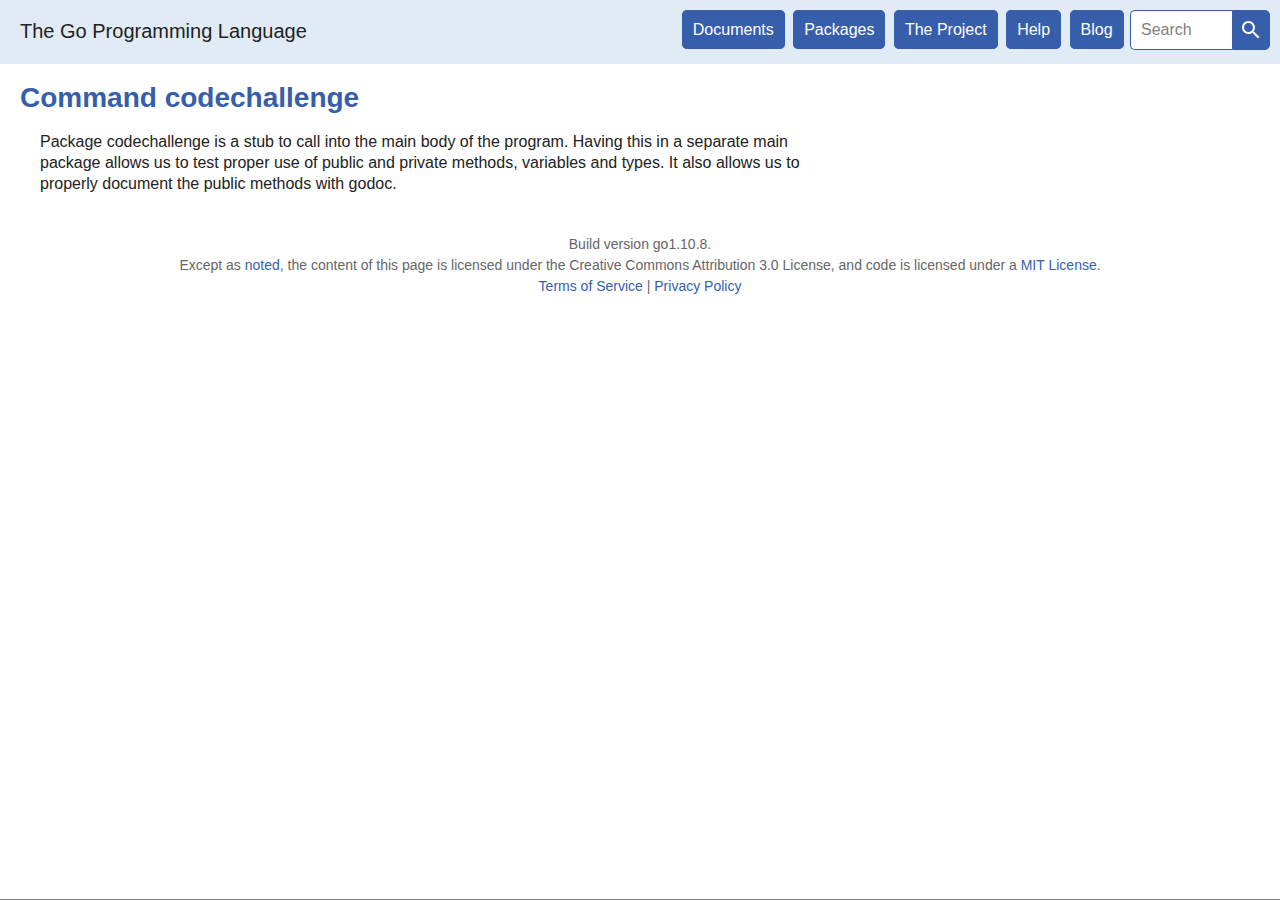
<file: godoc/pkg/github.com/smartedge/codechallenge/cmd/codechallenge/index.html>
<!DOCTYPE html>
<html>
<head>
<meta http-equiv="Content-Type" content="text/html; charset=utf-8">
<meta name="viewport" content="width=device-width, initial-scale=1">
<meta name="theme-color" content="#375EAB">

  <title>codechallenge - The Go Programming Language</title>

<link type="text/css" rel="stylesheet" href="../../../../../../lib/godoc/style.css">

<link rel="stylesheet" href="../../../../../../lib/godoc/jquery.treeview.css">
<script type="text/javascript">window.initFuncs = [];</script>
</head>
<body>

<div id='lowframe' style="position: fixed; bottom: 0; left: 0; height: 0; width: 100%; border-top: thin solid grey; background-color: white; overflow: auto;">
...
</div><!-- #lowframe -->

<div id="topbar" class="wide"><div class="container">
<div class="top-heading" id="heading-wide"><a href="https://golang.org/">The Go Programming Language</a></div>
<div class="top-heading" id="heading-narrow"><a href="https://golang.org/">Go</a></div>
<a href="index.html#" id="menu-button"><span id="menu-button-arrow">&#9661;</span></a>
<form method="GET" action="https://golang.org/search">
<div id="menu">
<a href="https://golang.org/doc/">Documents</a>
<a href="https://golang.org/pkg/">Packages</a>
<a href="https://golang.org/project/">The Project</a>
<a href="https://golang.org/help/">Help</a>

<a href="https://golang.org/blog/">Blog</a>


<span class="search-box"><input type="search" id="search" name="q" placeholder="Search" aria-label="Search" required><button type="submit"><span><!-- magnifying glass: --><svg width="24" height="24" viewBox="0 0 24 24"><title>submit search</title><path d="M15.5 14h-.79l-.28-.27C15.41 12.59 16 11.11 16 9.5 16 5.91 13.09 3 9.5 3S3 5.91 3 9.5 5.91 16 9.5 16c1.61 0 3.09-.59 4.23-1.57l.27.28v.79l5 4.99L20.49 19l-4.99-5zm-6 0C7.01 14 5 11.99 5 9.5S7.01 5 9.5 5 14 7.01 14 9.5 11.99 14 9.5 14z"/><path d="M0 0h24v24H0z" fill="none"/></svg></span></button></span>
</div>
</form>

</div></div>



<div id="page" class="wide">
<div class="container">


  <h1>
    Command codechallenge
    <span class="text-muted"></span>
  </h1>







<div id="nav"></div>


<!--
	Copyright 2009 The Go Authors. All rights reserved.
	Use of this source code is governed by a BSD-style
	license that can be found in the LICENSE file.
-->
<!--
	Note: Static (i.e., not template-generated) href and id
	attributes start with "pkg-" to make it impossible for
	them to conflict with generated attributes (some of which
	correspond to Go identifiers).
-->

	<script type='text/javascript'>
	document.ANALYSIS_DATA = null;
	document.CALLGRAPH = null;
	</script>

	
		
		<p>
Package codechallenge is a stub to call into the main body of the program.
Having this in a separate main package allows us to test proper use of public
and private methods, variables and types. It also allows us to properly
document the public methods with godoc.
</p>

	

	







<div id="footer">
Build version go1.10.8.<br>
Except as <a href="https://developers.google.com/site-policies#restrictions">noted</a>,
the content of this page is licensed under the
Creative Commons Attribution 3.0 License,
and code is licensed under a <a href="https://github.com/loren-osborn/smartEdge_codeChallenge/blob/master/LICENSE">MIT License</a>.<br>
<a href="https://golang.org/doc/tos.html">Terms of Service</a> |
<a href="http://www.google.com/intl/en/policies/privacy/">Privacy Policy</a>
</div>

</div><!-- .container -->
</div><!-- #page -->

<!-- TODO(adonovan): load these from <head> using "defer" attribute? -->
<script type="text/javascript" src="../../../../../../lib/godoc/jquery.js"></script>
<script type="text/javascript" src="../../../../../../lib/godoc/jquery.treeview.js"></script>
<script type="text/javascript" src="../../../../../../lib/godoc/jquery.treeview.edit.js"></script>


<script>var goVersion = "go1.10.8";</script>
<script type="text/javascript" src="../../../../../../lib/godoc/godocs.js"></script>

</body>
</html>
</file>
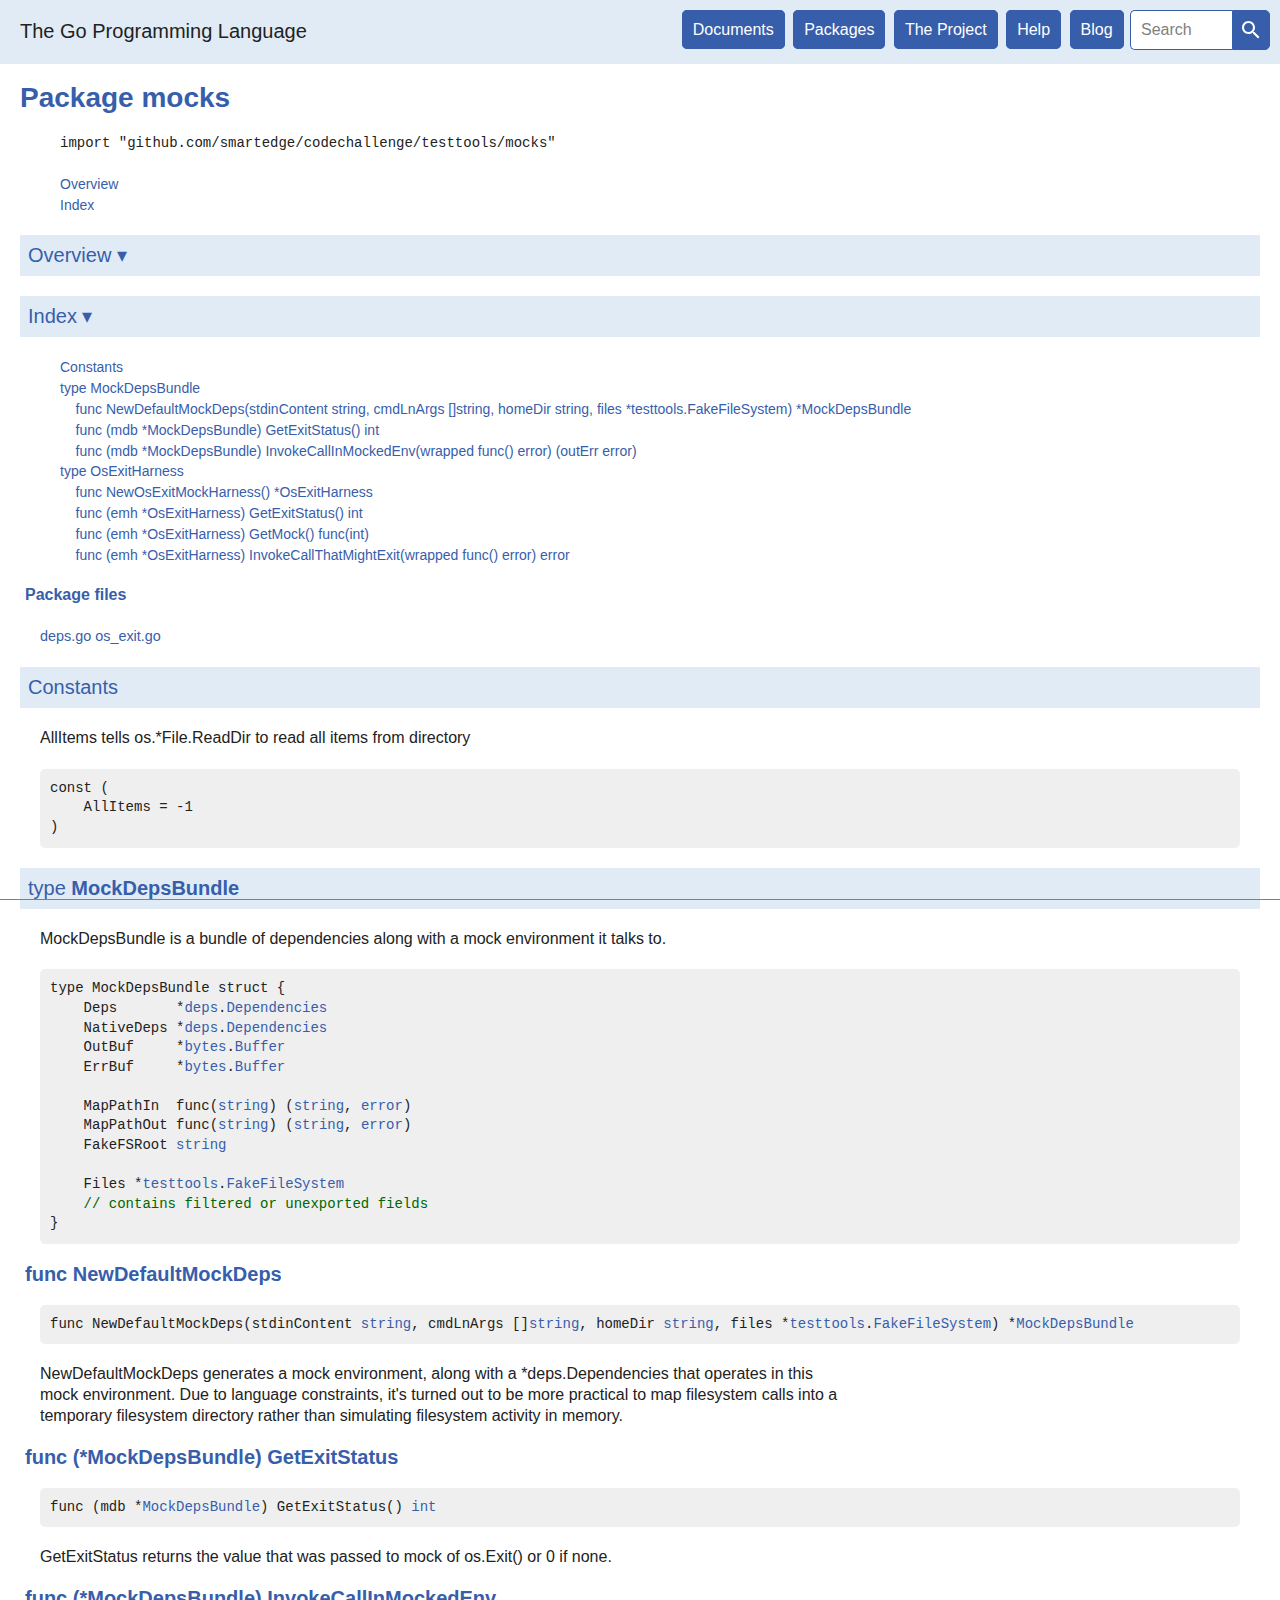
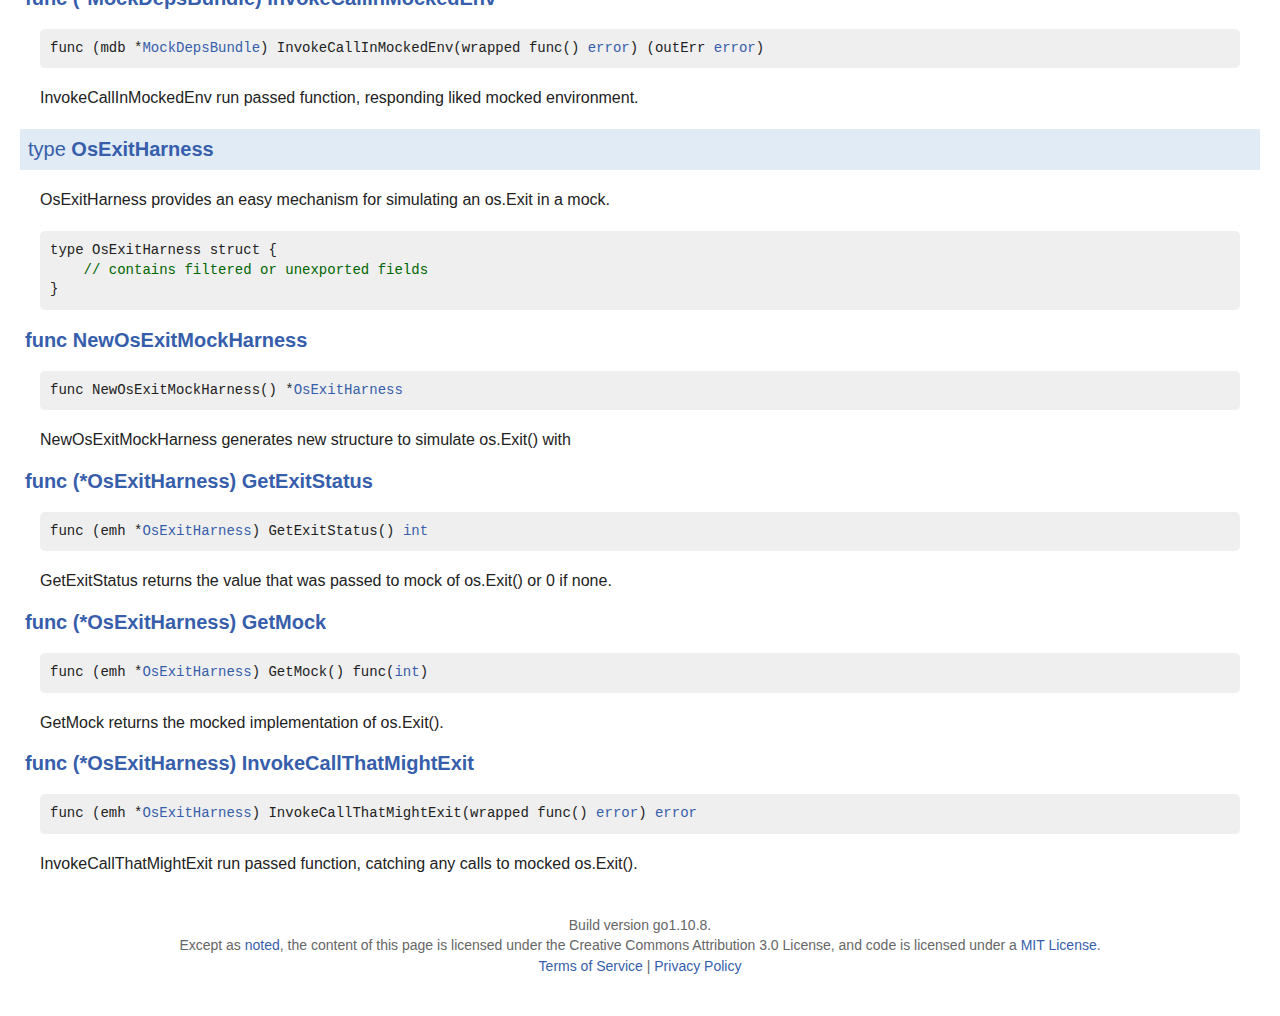
<file: godoc/pkg/github.com/smartedge/codechallenge/testtools/mocks/index.html>
<!DOCTYPE html>
<html>
<head>
<meta http-equiv="Content-Type" content="text/html; charset=utf-8">
<meta name="viewport" content="width=device-width, initial-scale=1">
<meta name="theme-color" content="#375EAB">

  <title>mocks - The Go Programming Language</title>

<link type="text/css" rel="stylesheet" href="../../../../../../lib/godoc/style.css">

<link rel="stylesheet" href="../../../../../../lib/godoc/jquery.treeview.css">
<script type="text/javascript">window.initFuncs = [];</script>
</head>
<body>

<div id='lowframe' style="position: fixed; bottom: 0; left: 0; height: 0; width: 100%; border-top: thin solid grey; background-color: white; overflow: auto;">
...
</div><!-- #lowframe -->

<div id="topbar" class="wide"><div class="container">
<div class="top-heading" id="heading-wide"><a href="https://golang.org/">The Go Programming Language</a></div>
<div class="top-heading" id="heading-narrow"><a href="https://golang.org/">Go</a></div>
<a href="index.html#" id="menu-button"><span id="menu-button-arrow">&#9661;</span></a>
<form method="GET" action="https://golang.org/search">
<div id="menu">
<a href="https://golang.org/doc/">Documents</a>
<a href="https://golang.org/pkg/">Packages</a>
<a href="https://golang.org/project/">The Project</a>
<a href="https://golang.org/help/">Help</a>

<a href="https://golang.org/blog/">Blog</a>


<span class="search-box"><input type="search" id="search" name="q" placeholder="Search" aria-label="Search" required><button type="submit"><span><!-- magnifying glass: --><svg width="24" height="24" viewBox="0 0 24 24"><title>submit search</title><path d="M15.5 14h-.79l-.28-.27C15.41 12.59 16 11.11 16 9.5 16 5.91 13.09 3 9.5 3S3 5.91 3 9.5 5.91 16 9.5 16c1.61 0 3.09-.59 4.23-1.57l.27.28v.79l5 4.99L20.49 19l-4.99-5zm-6 0C7.01 14 5 11.99 5 9.5S7.01 5 9.5 5 14 7.01 14 9.5 11.99 14 9.5 14z"/><path d="M0 0h24v24H0z" fill="none"/></svg></span></button></span>
</div>
</form>

</div></div>



<div id="page" class="wide">
<div class="container">


  <h1>
    Package mocks
    <span class="text-muted"></span>
  </h1>







<div id="nav"></div>


<!--
	Copyright 2009 The Go Authors. All rights reserved.
	Use of this source code is governed by a BSD-style
	license that can be found in the LICENSE file.
-->
<!--
	Note: Static (i.e., not template-generated) href and id
	attributes start with "pkg-" to make it impossible for
	them to conflict with generated attributes (some of which
	correspond to Go identifiers).
-->

	<script type='text/javascript'>
	document.ANALYSIS_DATA = null;
	document.CALLGRAPH = null;
	</script>

	
		
		<div id="short-nav">
			<dl>
			<dd><code>import "github.com/smartedge/codechallenge/testtools/mocks"</code></dd>
			</dl>
			<dl>
			<dd><a href="index.html#pkg-overview" class="overviewLink">Overview</a></dd>
			<dd><a href="index.html#pkg-index" class="indexLink">Index</a></dd>
			
			
			</dl>
		</div>
		<!-- The package's Name is printed as title by the top-level template -->
		<div id="pkg-overview" class="toggleVisible">
			<div class="collapsed">
				<h2 class="toggleButton" title="Click to show Overview section">Overview ▹</h2>
			</div>
			<div class="expanded">
				<h2 class="toggleButton" title="Click to hide Overview section">Overview ▾</h2>
				
			</div>
		</div>
		

		<div id="pkg-index" class="toggleVisible">
		<div class="collapsed">
			<h2 class="toggleButton" title="Click to show Index section">Index ▹</h2>
		</div>
		<div class="expanded">
			<h2 class="toggleButton" title="Click to hide Index section">Index ▾</h2>

		<!-- Table of contents for API; must be named manual-nav to turn off auto nav. -->
			<div id="manual-nav">
			<dl>
			
				<dd><a href="index.html#pkg-constants">Constants</a></dd>
			
			
			
			
				
				<dd><a href="index.html#MockDepsBundle">type MockDepsBundle</a></dd>
				
					
					<dd>&nbsp; &nbsp; <a href="index.html#NewDefaultMockDeps">func NewDefaultMockDeps(stdinContent string, cmdLnArgs []string, homeDir string, files *testtools.FakeFileSystem) *MockDepsBundle</a></dd>
				
				
					
					<dd>&nbsp; &nbsp; <a href="index.html#MockDepsBundle.GetExitStatus">func (mdb *MockDepsBundle) GetExitStatus() int</a></dd>
				
					
					<dd>&nbsp; &nbsp; <a href="index.html#MockDepsBundle.InvokeCallInMockedEnv">func (mdb *MockDepsBundle) InvokeCallInMockedEnv(wrapped func() error) (outErr error)</a></dd>
				
			
				
				<dd><a href="index.html#OsExitHarness">type OsExitHarness</a></dd>
				
					
					<dd>&nbsp; &nbsp; <a href="index.html#NewOsExitMockHarness">func NewOsExitMockHarness() *OsExitHarness</a></dd>
				
				
					
					<dd>&nbsp; &nbsp; <a href="index.html#OsExitHarness.GetExitStatus">func (emh *OsExitHarness) GetExitStatus() int</a></dd>
				
					
					<dd>&nbsp; &nbsp; <a href="index.html#OsExitHarness.GetMock">func (emh *OsExitHarness) GetMock() func(int)</a></dd>
				
					
					<dd>&nbsp; &nbsp; <a href="index.html#OsExitHarness.InvokeCallThatMightExit">func (emh *OsExitHarness) InvokeCallThatMightExit(wrapped func() error) error</a></dd>
				
			
			
			</dl>
			</div><!-- #manual-nav -->

		

		
			<h3>Package files</h3>
			<p>
			<span style="font-size:90%">
			
				<a href="https://github.com/loren-osborn/smartEdge_codeChallenge/blob/master/testtools/mocks/deps.go">deps.go</a>
			
				<a href="https://github.com/loren-osborn/smartEdge_codeChallenge/blob/master/testtools/mocks/os_exit.go">os_exit.go</a>
			
			</span>
			</p>
		
		</div><!-- .expanded -->
		</div><!-- #pkg-index -->

		<div id="pkg-callgraph" class="toggle" style="display: none">
		<div class="collapsed">
			<h2 class="toggleButton" title="Click to show Internal Call Graph section">Internal call graph ▹</h2>
		</div> <!-- .expanded -->
		<div class="expanded">
			<h2 class="toggleButton" title="Click to hide Internal Call Graph section">Internal call graph ▾</h2>
			<p>
			  In the call graph viewer below, each node
			  is a function belonging to this package
			  and its children are the functions it
			  calls&mdash;perhaps dynamically.
			</p>
			<p>
			  The root nodes are the entry points of the
			  package: functions that may be called from
			  outside the package.
			  There may be non-exported or anonymous
			  functions among them if they are called
			  dynamically from another package.
			</p>
			<p>
			  Click a node to visit that function's source code.
			  From there you can visit its callers by
			  clicking its declaring <code>func</code>
			  token.
			</p>
			<p>
			  Functions may be omitted if they were
			  determined to be unreachable in the
			  particular programs or tests that were
			  analyzed.
			</p>
			<!-- Zero means show all package entry points. -->
			<ul style="margin-left: 0.5in" id="callgraph-0" class="treeview"></ul>
		</div>
		</div> <!-- #pkg-callgraph -->

		
			<h2 id="pkg-constants">Constants</h2>
			
				<p>
AllItems tells os.*File.ReadDir to read all items from directory
</p>

				<pre>const (
    <span id="AllItems">AllItems</span> = -1
)</pre>
			
		
		
		
		
			
			
			<h2 id="MockDepsBundle">type <a href="https://github.com/loren-osborn/smartEdge_codeChallenge/blob/master/testtools/mocks/deps.go#L22">MockDepsBundle</a>
				<a class="permalink" href="index.html#MockDepsBundle">&#xb6;</a>
			</h2>
			<p>
MockDepsBundle is a bundle of dependencies along with a mock environment it
talks to.
</p>

			<pre>type MockDepsBundle struct {
<span id="MockDepsBundle.Deps"></span>    Deps       *<a href="../../deps/index.html">deps</a>.<a href="../../deps/index.html#Dependencies">Dependencies</a>
<span id="MockDepsBundle.NativeDeps"></span>    NativeDeps *<a href="../../deps/index.html">deps</a>.<a href="../../deps/index.html#Dependencies">Dependencies</a>
<span id="MockDepsBundle.OutBuf"></span>    OutBuf     *<a href="https://golang.org/pkg/bytes/">bytes</a>.<a href="https://golang.org/pkg/bytes/#Buffer">Buffer</a>
<span id="MockDepsBundle.ErrBuf"></span>    ErrBuf     *<a href="https://golang.org/pkg/bytes/">bytes</a>.<a href="https://golang.org/pkg/bytes/#Buffer">Buffer</a>

<span id="MockDepsBundle.MapPathIn"></span>    MapPathIn  func(<a href="https://golang.org/pkg/builtin/#string">string</a>) (<a href="https://golang.org/pkg/builtin/#string">string</a>, <a href="https://golang.org/pkg/builtin/#error">error</a>)
<span id="MockDepsBundle.MapPathOut"></span>    MapPathOut func(<a href="https://golang.org/pkg/builtin/#string">string</a>) (<a href="https://golang.org/pkg/builtin/#string">string</a>, <a href="https://golang.org/pkg/builtin/#error">error</a>)
<span id="MockDepsBundle.FakeFSRoot"></span>    FakeFSRoot <a href="https://golang.org/pkg/builtin/#string">string</a>

<span id="MockDepsBundle.Files"></span>    Files *<a href="../index.html">testtools</a>.<a href="../index.html#FakeFileSystem">FakeFileSystem</a>
    <span class="comment">// contains filtered or unexported fields</span>
}</pre>

			

			

			
			
			

			
				
				<h3 id="NewDefaultMockDeps">func <a href="https://github.com/loren-osborn/smartEdge_codeChallenge/blob/master/testtools/mocks/deps.go#L43">NewDefaultMockDeps</a>
					<a class="permalink" href="index.html#NewDefaultMockDeps">&#xb6;</a>
				</h3>
				<pre>func NewDefaultMockDeps(stdinContent <a href="https://golang.org/pkg/builtin/#string">string</a>, cmdLnArgs []<a href="https://golang.org/pkg/builtin/#string">string</a>, homeDir <a href="https://golang.org/pkg/builtin/#string">string</a>, files *<a href="../index.html">testtools</a>.<a href="../index.html#FakeFileSystem">FakeFileSystem</a>) *<a href="index.html#MockDepsBundle">MockDepsBundle</a></pre>
				<p>
NewDefaultMockDeps generates a mock environment, along with a
*deps.Dependencies that operates in this mock environment.
Due to language constraints, it&#39;s turned out to be more practical to map
filesystem calls into a temporary filesystem directory rather than
simulating filesystem activity in memory.
</p>

				
				
			

			
				
				<h3 id="MockDepsBundle.GetExitStatus">func (*MockDepsBundle) <a href="https://github.com/loren-osborn/smartEdge_codeChallenge/blob/master/testtools/mocks/deps.go#L107">GetExitStatus</a>
					<a class="permalink" href="index.html#MockDepsBundle.GetExitStatus">&#xb6;</a>
				</h3>
				<pre>func (mdb *<a href="index.html#MockDepsBundle">MockDepsBundle</a>) GetExitStatus() <a href="https://golang.org/pkg/builtin/#int">int</a></pre>
				<p>
GetExitStatus returns the value that was passed to mock of os.Exit() or 0 if none.
</p>

				
				
				
			
				
				<h3 id="MockDepsBundle.InvokeCallInMockedEnv">func (*MockDepsBundle) <a href="https://github.com/loren-osborn/smartEdge_codeChallenge/blob/master/testtools/mocks/deps.go#L113">InvokeCallInMockedEnv</a>
					<a class="permalink" href="index.html#MockDepsBundle.InvokeCallInMockedEnv">&#xb6;</a>
				</h3>
				<pre>func (mdb *<a href="index.html#MockDepsBundle">MockDepsBundle</a>) InvokeCallInMockedEnv(wrapped func() <a href="https://golang.org/pkg/builtin/#error">error</a>) (outErr <a href="https://golang.org/pkg/builtin/#error">error</a>)</pre>
				<p>
InvokeCallInMockedEnv run passed function, responding liked mocked
environment.
</p>

				
				
				
			
		
			
			
			<h2 id="OsExitHarness">type <a href="https://github.com/loren-osborn/smartEdge_codeChallenge/blob/master/testtools/mocks/os_exit.go#L11">OsExitHarness</a>
				<a class="permalink" href="index.html#OsExitHarness">&#xb6;</a>
			</h2>
			<p>
OsExitHarness provides an easy mechanism for simulating an os.Exit in a mock.
</p>

			<pre>type OsExitHarness struct {
    <span class="comment">// contains filtered or unexported fields</span>
}</pre>

			

			

			
			
			

			
				
				<h3 id="NewOsExitMockHarness">func <a href="https://github.com/loren-osborn/smartEdge_codeChallenge/blob/master/testtools/mocks/os_exit.go#L11">NewOsExitMockHarness</a>
					<a class="permalink" href="index.html#NewOsExitMockHarness">&#xb6;</a>
				</h3>
				<pre>func NewOsExitMockHarness() *<a href="index.html#OsExitHarness">OsExitHarness</a></pre>
				<p>
NewOsExitMockHarness generates new structure to simulate os.Exit() with
</p>

				
				
			

			
				
				<h3 id="OsExitHarness.GetExitStatus">func (*OsExitHarness) <a href="https://github.com/loren-osborn/smartEdge_codeChallenge/blob/master/testtools/mocks/os_exit.go#L37">GetExitStatus</a>
					<a class="permalink" href="index.html#OsExitHarness.GetExitStatus">&#xb6;</a>
				</h3>
				<pre>func (emh *<a href="index.html#OsExitHarness">OsExitHarness</a>) GetExitStatus() <a href="https://golang.org/pkg/builtin/#int">int</a></pre>
				<p>
GetExitStatus returns the value that was passed to mock of os.Exit() or 0 if none.
</p>

				
				
				
			
				
				<h3 id="OsExitHarness.GetMock">func (*OsExitHarness) <a href="https://github.com/loren-osborn/smartEdge_codeChallenge/blob/master/testtools/mocks/os_exit.go#L14">GetMock</a>
					<a class="permalink" href="index.html#OsExitHarness.GetMock">&#xb6;</a>
				</h3>
				<pre>func (emh *<a href="index.html#OsExitHarness">OsExitHarness</a>) GetMock() func(<a href="https://golang.org/pkg/builtin/#int">int</a>)</pre>
				<p>
GetMock returns the mocked implementation of os.Exit().
</p>

				
				
				
			
				
				<h3 id="OsExitHarness.InvokeCallThatMightExit">func (*OsExitHarness) <a href="https://github.com/loren-osborn/smartEdge_codeChallenge/blob/master/testtools/mocks/os_exit.go#L22">InvokeCallThatMightExit</a>
					<a class="permalink" href="index.html#OsExitHarness.InvokeCallThatMightExit">&#xb6;</a>
				</h3>
				<pre>func (emh *<a href="index.html#OsExitHarness">OsExitHarness</a>) InvokeCallThatMightExit(wrapped func() <a href="https://golang.org/pkg/builtin/#error">error</a>) <a href="https://golang.org/pkg/builtin/#error">error</a></pre>
				<p>
InvokeCallThatMightExit run passed function, catching any calls to mocked os.Exit().
</p>

				
				
				
			
		
	

	







<div id="footer">
Build version go1.10.8.<br>
Except as <a href="https://developers.google.com/site-policies#restrictions">noted</a>,
the content of this page is licensed under the
Creative Commons Attribution 3.0 License,
and code is licensed under a <a href="https://github.com/loren-osborn/smartEdge_codeChallenge/blob/master/LICENSE">MIT License</a>.<br>
<a href="https://golang.org/doc/tos.html">Terms of Service</a> |
<a href="http://www.google.com/intl/en/policies/privacy/">Privacy Policy</a>
</div>

</div><!-- .container -->
</div><!-- #page -->

<!-- TODO(adonovan): load these from <head> using "defer" attribute? -->
<script type="text/javascript" src="../../../../../../lib/godoc/jquery.js"></script>
<script type="text/javascript" src="../../../../../../lib/godoc/jquery.treeview.js"></script>
<script type="text/javascript" src="../../../../../../lib/godoc/jquery.treeview.edit.js"></script>


<script>var goVersion = "go1.10.8";</script>
<script type="text/javascript" src="../../../../../../lib/godoc/godocs.js"></script>

</body>
</html>
</file>
<file: godoc/lib/godoc/style.css>
body {
	margin: 0;
	font-family: Arial, sans-serif;
	font-size: 16px;
	background-color: #fff;
	line-height: 1.3em;
}
pre,
code {
	font-family: Menlo, monospace;
	font-size: 14px;
}
pre {
	line-height: 1.4em;
	overflow-x: auto;
}
pre .comment {
	color: #006600;
}
pre .highlight,
pre .highlight-comment,
pre .selection-highlight,
pre .selection-highlight-comment {
	background: #FFFF00;
}
pre .selection,
pre .selection-comment {
	background: #FF9632;
}
pre .ln {
	color: #999;
	background: #efefef;
}
.ln {
	-webkit-user-select: none;
	-moz-user-select: none;
	-ms-user-select: none;
	user-select: none;
}
.ln::before {
	/* Inserting the line numbers as a ::before pseudo-element avoids making
	 * them selectable; it's the trick Github uses as well. */
	content: attr(data-content);
}
body {
	color: #222;
}
a,
.exampleHeading .text {
	color: #375EAB;
	text-decoration: none;
}
a:hover,
.exampleHeading .text:hover {
	text-decoration: underline;
}
.article a {
	text-decoration: underline;
}
.article .title a {
	text-decoration: none;
}

.permalink {
	display: none;
}
:hover > .permalink {
	display: inline;
}

p, li {
	max-width: 800px;
	word-wrap: break-word;
}
p,
pre,
ul,
ol {
	margin: 20px;
}
pre {
	background: #EFEFEF;
	padding: 10px;

	-webkit-border-radius: 5px;
	-moz-border-radius: 5px;
	border-radius: 5px;
}

h1,
h2,
h3,
h4,
.rootHeading {
	margin: 20px 0 20px;
	padding: 0;
	color: #375EAB;
	font-weight: bold;
}
h1 {
	font-size: 28px;
	line-height: 1;
}
h1 .text-muted {
	color:#777;
}
h2 {
	font-size: 20px;
	background: #E0EBF5;
	padding: 8px;
	line-height: 1.25;
	font-weight: normal;
}
h2 a {
	font-weight: bold;
}
h3 {
	font-size: 20px;
}
h3,
h4 {
	margin: 20px 5px;
}
h4 {
	font-size: 16px;
}
.rootHeading {
	font-size: 20px;
	margin: 0;
}

dl {
	margin: 20px;
}
dd {
	margin: 0 0 0 20px;
}
dl,
dd {
	font-size: 14px;
}
div#nav table td {
	vertical-align: top;
}


#pkg-index h3 {
	font-size: 16px;
}
.pkg-dir {
	padding: 0 10px;
}
.pkg-dir table {
	border-collapse: collapse;
	border-spacing: 0;
}
.pkg-name {
	padding-right: 10px;
}
.alert {
	color: #AA0000;
}

.top-heading {
	float: left;
	padding: 21px 0;
	font-size: 20px;
	font-weight: normal;
}
.top-heading a {
	color: #222;
	text-decoration: none;
}

div#topbar {
	background: #E0EBF5;
	height: 64px;
	overflow: hidden;
}

body {
	text-align: center;
}
div#page {
	width: 100%;
}
div#page > .container,
div#topbar > .container {
	text-align: left;
	margin-left: auto;
	margin-right: auto;
	padding: 0 20px;
}
div#topbar > .container,
div#page > .container {
	max-width: 950px;
}
div#page.wide > .container,
div#topbar.wide > .container {
	max-width: none;
}
div#plusone {
	float: right;
	clear: right;
	margin-top: 5px;
}

div#footer {
	text-align: center;
	color: #666;
	font-size: 14px;
	margin: 40px 0;
}

div#menu > a,
input#search,
div#learn .buttons a,
div.play .buttons a,
div#blog .read a,
#menu-button {
	padding: 10px;

	text-decoration: none;
	font-size: 16px;

	-webkit-border-radius: 5px;
	-moz-border-radius: 5px;
	border-radius: 5px;
}
div#playground .buttons a,
div#menu > a,
input#search,
#menu-button {
	border: 1px solid #375EAB;
}
div#playground .buttons a,
div#menu > a,
#menu-button {
	color: white;
	background: #375EAB;
}
#playgroundButton.active {
	background: white;
	color: #375EAB;
}
a#start,
div#learn .buttons a,
div.play .buttons a,
div#blog .read a {
	color: #222;
	border: 1px solid #375EAB;
	background: #E0EBF5;
}
.download {
	width: 150px;
}

div#menu {
	text-align: right;
	padding: 10px;
	white-space: nowrap;
	max-height: 0;
	-moz-transition: max-height .25s linear;
	transition: max-height .25s linear;
	width: 100%;
}
div#menu.menu-visible {
	max-height: 500px;
}
div#menu > a,
#menu-button {
	margin: 10px 2px;
	padding: 10px;
}
::-webkit-input-placeholder {
	color: #7f7f7f;
	opacity: 1;
}
::placeholder {
	color: #7f7f7f;
	opacity: 1;
}
#menu .search-box {
	display: inline-flex;
	width: 140px;
}
input#search {
	background: white;
	color: #222;
	box-sizing: border-box;
	-webkit-appearance: none;
	border-top-right-radius: 0;
	border-bottom-right-radius: 0;
	border-right: 0;
	margin-right: 0;
	flex-grow: 1;
	max-width: 100%;
	min-width: 90px;
}
input#search:-moz-ui-invalid {
	box-shadow: unset;
}
input#search + button {
	display: inline;
	font-size: 1em;
	background-color: #375EAB;
	color: white;
	border: 1px solid #375EAB;
	border-top-left-radius: 0;
	border-top-right-radius: 5px;
	border-bottom-left-radius: 0;
	border-bottom-right-radius: 5px;
	margin-left: 0;
	cursor: pointer;
}
input#search + button span {
	display: flex;
}
input#search + button svg {
	fill: white
}

#menu-button {
	display: none;
	position: absolute;
	right: 5px;
	top: 0;
	margin-right: 5px;
}
#menu-button-arrow {
	display: inline-block;
}
.vertical-flip {
	transform: rotate(-180deg);
}

div.left {
	float: left;
	clear: left;
	margin-right: 2.5%;
}
div.right {
	float: right;
	clear: right;
	margin-left: 2.5%;
}
div.left,
div.right {
	width: 45%;
}

div#learn,
div#about {
	padding-top: 20px;
}
div#learn h2,
div#about {
	margin: 0;
}
div#about {
	font-size: 20px;
	margin: 0 auto 30px;
}
div#gopher {
	background: url(https://golang.org/doc/gopher/frontpage.png) no-repeat;
	background-position: center top;
	height: 155px;
}
a#start {
	display: block;
	padding: 10px;

	text-align: center;
	text-decoration: none;

	-webkit-border-radius: 5px;
	-moz-border-radius: 5px;
	border-radius: 5px;
}
a#start .big {
	display: block;
	font-weight: bold;
	font-size: 20px;
}
a#start .desc {
	display: block;
	font-size: 14px;
	font-weight: normal;
	margin-top: 5px;
}

div#learn .popout {
	float: right;
	display: block;
	cursor: pointer;
	font-size: 12px;
	background: url(https://golang.org/doc/share.png) no-repeat;
	background-position: right top;
	padding: 5px 27px;
}
div#learn pre,
div#learn textarea {
	padding: 0;
	margin: 0;
	font-family: Menlo, monospace;
	font-size: 14px;
}
div#learn .input {
	padding: 10px;
	margin-top: 10px;
	height: 150px;

	-webkit-border-top-left-radius: 5px;
	-webkit-border-top-right-radius: 5px;
	-moz-border-radius-topleft: 5px;
	-moz-border-radius-topright: 5px;
	border-top-left-radius: 5px;
	border-top-right-radius: 5px;
}
div#learn .input textarea {
	width: 100%;
	height: 100%;
	border: none;
	outline: none;
	resize: none;
}
div#learn .output {
	border-top: none !important;

	padding: 10px;
	height: 59px;
	overflow: auto;

	-webkit-border-bottom-right-radius: 5px;
	-webkit-border-bottom-left-radius: 5px;
	-moz-border-radius-bottomright: 5px;
	-moz-border-radius-bottomleft: 5px;
	border-bottom-right-radius: 5px;
	border-bottom-left-radius: 5px;
}
div#learn .output pre {
	padding: 0;

	-webkit-border-radius: 0;
	-moz-border-radius: 0;
	border-radius: 0;
}
div#learn .input,
div#learn .input textarea,
div#learn .output,
div#learn .output pre {
	background: #FFFFD8;
}
div#learn .input,
div#learn .output {
	border: 1px solid #375EAB;
}
div#learn .buttons {
	float: right;
	padding: 20px 0 10px 0;
	text-align: right;
}
div#learn .buttons a {
	height: 16px;
	margin-left: 5px;
	padding: 10px;
}
div#learn .toys {
	margin-top: 8px;
}
div#learn .toys select {
	border: 1px solid #375EAB;
	margin: 0;
}
div#learn .output .exit {
	display: none;
}

div#video {
	max-width: 100%;
}
div#blog,
div#video {
	margin-top: 40px;
}
div#blog > a,
div#blog > div,
div#blog > h2,
div#video > a,
div#video > div,
div#video > h2 {
	margin-bottom: 10px;
}
div#blog .title,
div#video .title {
	display: block;
	font-size: 20px;
}
div#blog .when {
	color: #666;
	font-size: 14px;
}
div#blog .read {
	text-align: right;
}

.toggleButton { cursor: pointer; }
.toggle > .collapsed { display: block; }
.toggle > .expanded { display: none; }
.toggleVisible > .collapsed { display: none; }
.toggleVisible > .expanded { display: block; }

table.codetable { margin-left: auto; margin-right: auto; border-style: none; }
table.codetable td { padding-right: 10px; }
hr { border-style: none; border-top: 1px solid black; }

img.gopher {
	float: right;
	margin-left: 10px;
	margin-bottom: 10px;
	z-index: -1;
}
h2 { clear: right; }

/* example and drop-down playground */
div.play {
	padding: 0 20px 40px 20px;
}
div.play pre,
div.play textarea,
div.play .lines {
	padding: 0;
	margin: 0;
	font-family: Menlo, monospace;
	font-size: 14px;
}
div.play .input {
	padding: 10px;
	margin-top: 10px;

	-webkit-border-top-left-radius: 5px;
	-webkit-border-top-right-radius: 5px;
	-moz-border-radius-topleft: 5px;
	-moz-border-radius-topright: 5px;
	border-top-left-radius: 5px;
	border-top-right-radius: 5px;

	overflow: hidden;
}
div.play .input textarea {
	width: 100%;
	height: 100%;
	border: none;
	outline: none;
	resize: none;

	overflow: hidden;
}
div#playground .input textarea {
	overflow: auto;
	resize: auto;
}
div.play .output {
	border-top: none !important;

	padding: 10px;
	max-height: 200px;
	overflow: auto;

	-webkit-border-bottom-right-radius: 5px;
	-webkit-border-bottom-left-radius: 5px;
	-moz-border-radius-bottomright: 5px;
	-moz-border-radius-bottomleft: 5px;
	border-bottom-right-radius: 5px;
	border-bottom-left-radius: 5px;
}
div.play .output pre {
	padding: 0;

	-webkit-border-radius: 0;
	-moz-border-radius: 0;
	border-radius: 0;
}
div.play .input,
div.play .input textarea,
div.play .output,
div.play .output pre {
	background: #FFFFD8;
}
div.play .input,
div.play .output {
	border: 1px solid #375EAB;
}
div.play .buttons {
	float: right;
	padding: 20px 0 10px 0;
	text-align: right;
}
div.play .buttons a {
	height: 16px;
	margin-left: 5px;
	padding: 10px;
	cursor: pointer;
}
.output .stderr {
	color: #933;
}
.output .system {
	color: #999;
}

/* drop-down playground */
#playgroundButton,
div#playground {
	/* start hidden; revealed by javascript */
	display: none;
}
div#playground {
	position: absolute;
	top: 63px;
	right: 20px;
	padding: 0 10px 10px 10px;
	z-index: 1;
	text-align: left;
	background: #E0EBF5;

	border: 1px solid #B0BBC5;
	border-top: none;

	-webkit-border-bottom-left-radius: 5px;
	-webkit-border-bottom-right-radius: 5px;
	-moz-border-radius-bottomleft: 5px;
	-moz-border-radius-bottomright: 5px;
	border-bottom-left-radius: 5px;
	border-bottom-right-radius: 5px;
}
div#playground .code {
	width: 520px;
	height: 200px;
}
div#playground .output {
	height: 100px;
}

/* Inline runnable snippets (play.js/initPlayground) */
#content .code pre, #content .playground pre, #content .output pre {
        margin: 0;
        padding: 0;
        background: none;
        border: none;
	outline: 0px solid transparent;
        overflow: auto;
}
#content .playground .number, #content .code .number {
        color: #999;
}
#content .code, #content .playground, #content .output {
	width: auto;
        margin: 20px;
        padding: 10px;
        -webkit-border-radius: 5px;
        -moz-border-radius: 5px;
        border-radius: 5px;
}
#content .code, #content .playground {
        background: #e9e9e9;
}
#content .output {
        background: #202020;
}
#content .output .stdout, #content .output pre {
        color: #e6e6e6;
}
#content .output .stderr, #content .output .error {
        color: rgb(244, 74, 63);
}
#content .output .system, #content .output .exit {
        color: rgb(255, 209, 77)
}
#content .buttons {
        position: relative;
        float: right;
        top: -50px;
        right: 30px;
}
#content .output .buttons {
        top: -60px;
        right: 0;
        height: 0;
}
#content .buttons .kill {
        display: none;
        visibility: hidden;
}
a.error {
	font-weight: bold;
        color: white;
	background-color: darkred;
        border-bottom-left-radius: 4px;
        border-bottom-right-radius: 4px;
        border-top-left-radius: 4px;
        border-top-right-radius: 4px;
        padding: 2px 4px 2px 4px; /* TRBL */
}


#heading-narrow {
	display: none;
}

.downloading {
	background: #F9F9BE;
	padding: 10px;
	text-align: center;
	border-radius: 5px;
}

@media (max-width: 930px) {
	#heading-wide {
		display: none;
	}
	#heading-narrow {
		display: block;
	}
}


@media (max-width: 760px) {
	.container .left,
	.container .right {
		width: auto;
		float: none;
	}

	div#about {
		max-width: 500px;
		text-align: center;
	}
}

@media (min-width: 700px) and (max-width: 1000px) {
	div#menu > a {
		margin: 5px 0;
		font-size: 14px;
	}

	input#search {
		font-size: 14px;
	}
}

@media (max-width: 700px) {
	body {
		font-size: 15px;
	}

	pre,
	code {
		font-size: 13px;
	}

	div#page > .container {
		padding: 0 10px;
	}

	div#topbar {
		height: auto;
		padding: 10px;
	}

	div#topbar > .container {
		padding: 0;
	}

	#heading-wide {
		display: block;
	}
	#heading-narrow {
		display: none;
	}

	.top-heading {
		float: none;
		display: inline-block;
		padding: 12px;
	}

	div#menu {
		padding: 0;
		min-width: 0;
		text-align: left;
		float: left;
	}

	div#menu > a {
		display: block;
		margin-left: 0;
		margin-right: 0;
	}

	#menu .search-box {
		display: flex;
		width: 100%;
	}

	#menu-button {
		display: inline-block;
	}

	p,
	pre,
	ul,
	ol {
		margin: 10px;
	}

	.pkg-synopsis {
		display: none;
	}

	img.gopher {
		display: none;
	}
}

@media (max-width: 480px) {
	#heading-wide {
		display: none;
	}
	#heading-narrow {
		display: block;
	}
}

@media print {
	pre {
		background: #FFF;
		border: 1px solid #BBB;
		white-space: pre-wrap;
	}
}
</file>
